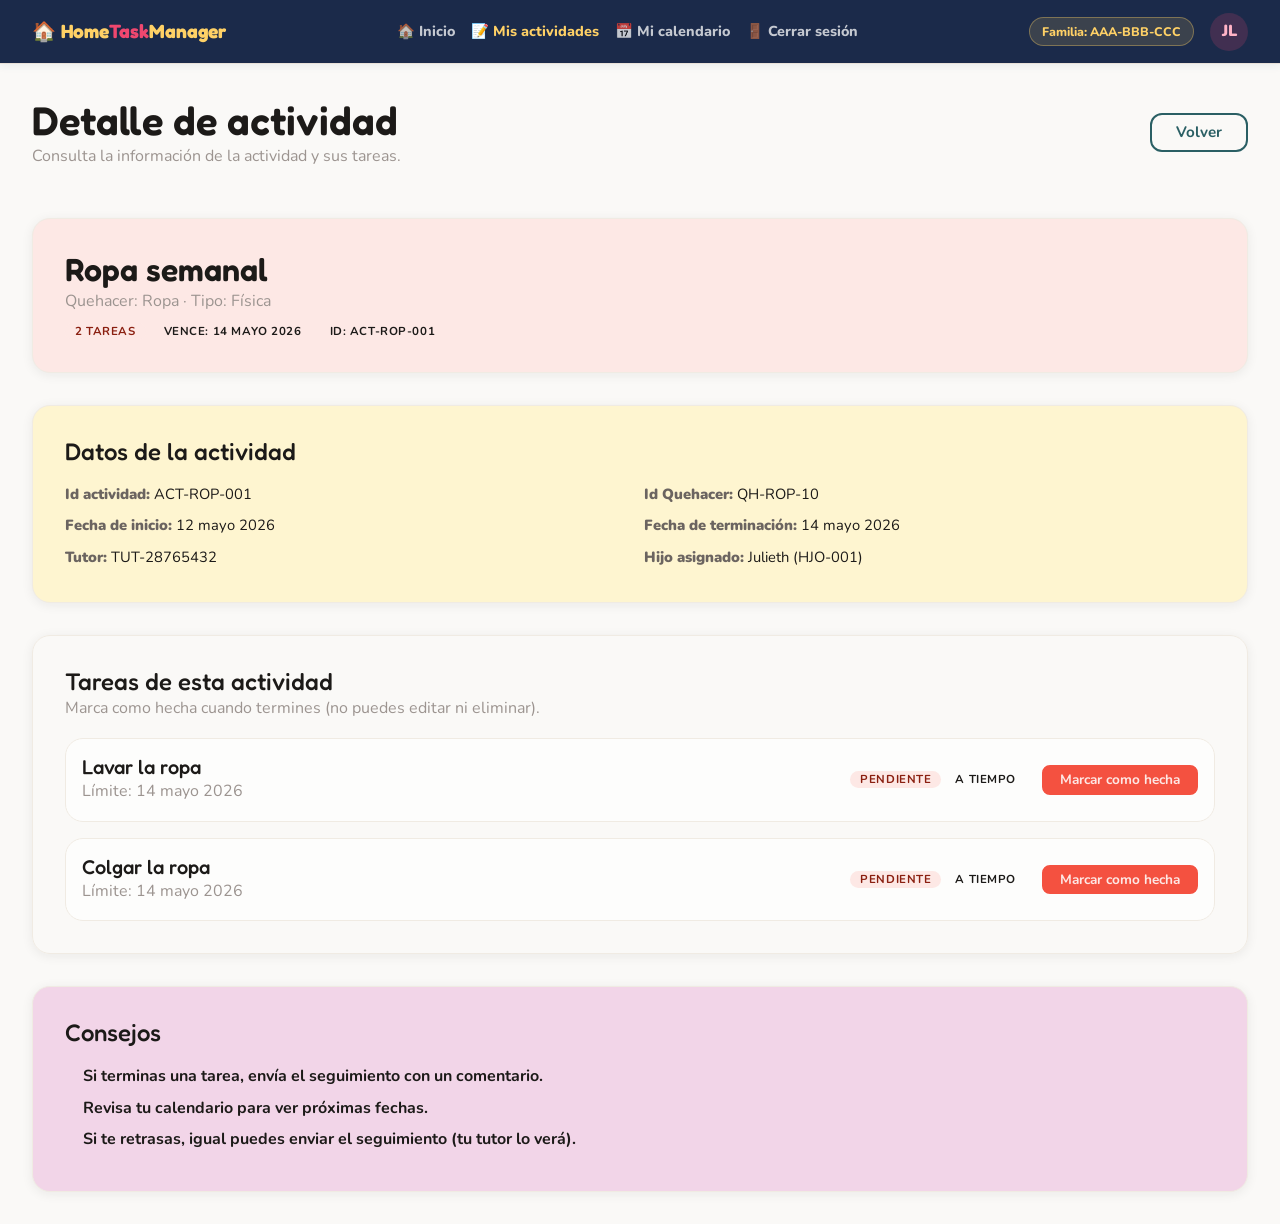
<file: FrontEndHomeTaskManager/public_html/hijo-actividad-detalle.html>
<!DOCTYPE html>
<html lang="es">
<head>
  <meta charset="UTF-8"/>
  <meta name="viewport" content="width=device-width, initial-scale=1.0"/>
  <title>HomeTaskManager — Detalle de actividad</title>

  <link rel="preconnect" href="https://fonts.googleapis.com"/>
  <link rel="preconnect" href="https://fonts.gstatic.com" crossorigin/>
  <link href="https://fonts.googleapis.com/css2?family=Fredoka:wght@400;500;600;700&family=Nunito:wght@400;500;600;700;800&display=swap" rel="stylesheet"/>

  <link rel="stylesheet" href="styles.css"/>
  <link rel="stylesheet" href="hijo-actividad-detalle.css"/>
</head>
<body>

  <div class="dashboard-shell">

    <!-- TOPBAR -->
    <header class="topbar hijo-topbar">
      <div class="topbar-brand">🏠 Home<span>Task</span>Manager</div>

      <nav class="topbar-menu">
        <a class="topbar-link" href="hijo-dashboard.html">🏠 Inicio</a>
        <a class="topbar-link active" href="hijo-actividades.html">📝 Mis actividades</a>
        <a class="topbar-link" href="hijo-calendario.html">📅 Mi calendario</a>
        <a class="topbar-link" href="login.html">🚪 Cerrar sesión</a>
      </nav>

      <div class="topbar-right">
        <div class="family-chip">Familia: AAA-BBB-CCC</div>
        <div class="topbar-avatar">JL</div>
      </div>
    </header>

    <main class="page-content">

      <section class="detail-header">
        <div>
          <h1>Detalle de actividad</h1>
          <p class="text-muted">Consulta la información de la actividad y sus tareas.</p>
        </div>
        <a href="hijo-actividades.html" class="btn btn-outline-slate">Volver</a>
      </section>

      <!-- RESUMEN ACTIVIDAD -->
      <section class="card activity-summary">
        <div>
          <h2>Ropa semanal</h2>
          <p class="text-muted">Quehacer: Ropa · Tipo: Física</p>
        </div>

        <div class="summary-badges">
          <span class="badge badge-pending">2 tareas</span>
          <span class="badge badge-warning">Vence: 14 mayo 2026</span>
          <span class="badge badge-info">Id: ACT-ROP-001</span>
        </div>
      </section>

      <!-- DETALLES -->
      <section class="card activity-details">
        <h3>Datos de la actividad</h3>
        <div class="details-grid">
          <div><span>Id actividad:</span> ACT-ROP-001</div>
          <div><span>Id Quehacer:</span> QH-ROP-10</div>
          <div><span>Fecha de inicio:</span> 12 mayo 2026</div>
          <div><span>Fecha de terminación:</span> 14 mayo 2026</div>
          <div><span>Tutor:</span> TUT-28765432</div>
          <div><span>Hijo asignado:</span> Julieth (HJO-001)</div>
        </div>
      </section>

      <!-- TAREAS -->
      <section class="card tasks-card">
        <div class="tasks-header">
          <div>
            <h3>Tareas de esta actividad</h3>
            <p class="text-muted">Marca como hecha cuando termines (no puedes editar ni eliminar).</p>
          </div>
        </div>

        <div class="task-list">
          <div class="task-row">
            <div class="task-main">
              <h4>Lavar la ropa</h4>
              <p class="text-muted">Límite: 14 mayo 2026</p>
            </div>
            <div class="task-badges">
              <span class="badge badge-pending">Pendiente</span>
              <span class="badge badge-warning">A tiempo</span>
            </div>
            <div class="task-actions">
              <a href="hijo-actividad-hecha.html" class="btn btn-sm btn-primary">Marcar como hecha</a>
            </div>
          </div>

          <div class="task-row">
            <div class="task-main">
              <h4>Colgar la ropa</h4>
              <p class="text-muted">Límite: 14 mayo 2026</p>
            </div>
            <div class="task-badges">
              <span class="badge badge-pending">Pendiente</span>
              <span class="badge badge-warning">A tiempo</span>
            </div>
            <div class="task-actions">
              <a href="hijo-actividad-hecha.html" class="btn btn-sm btn-primary">Marcar como hecha</a>
            </div>
          </div>
        </div>
      </section>

      <!-- INFO EXTRA -->
      <section class="card helper-card">
        <h3>Consejos</h3>
        <ul class="helper-list">
          <li>Si terminas una tarea, envía el seguimiento con un comentario.</li>
          <li>Revisa tu calendario para ver próximas fechas.</li>
          <li>Si te retrasas, igual puedes enviar el seguimiento (tu tutor lo verá).</li>
        </ul>
      </section>

    </main>
  </div>
</body>
</html>
</file>
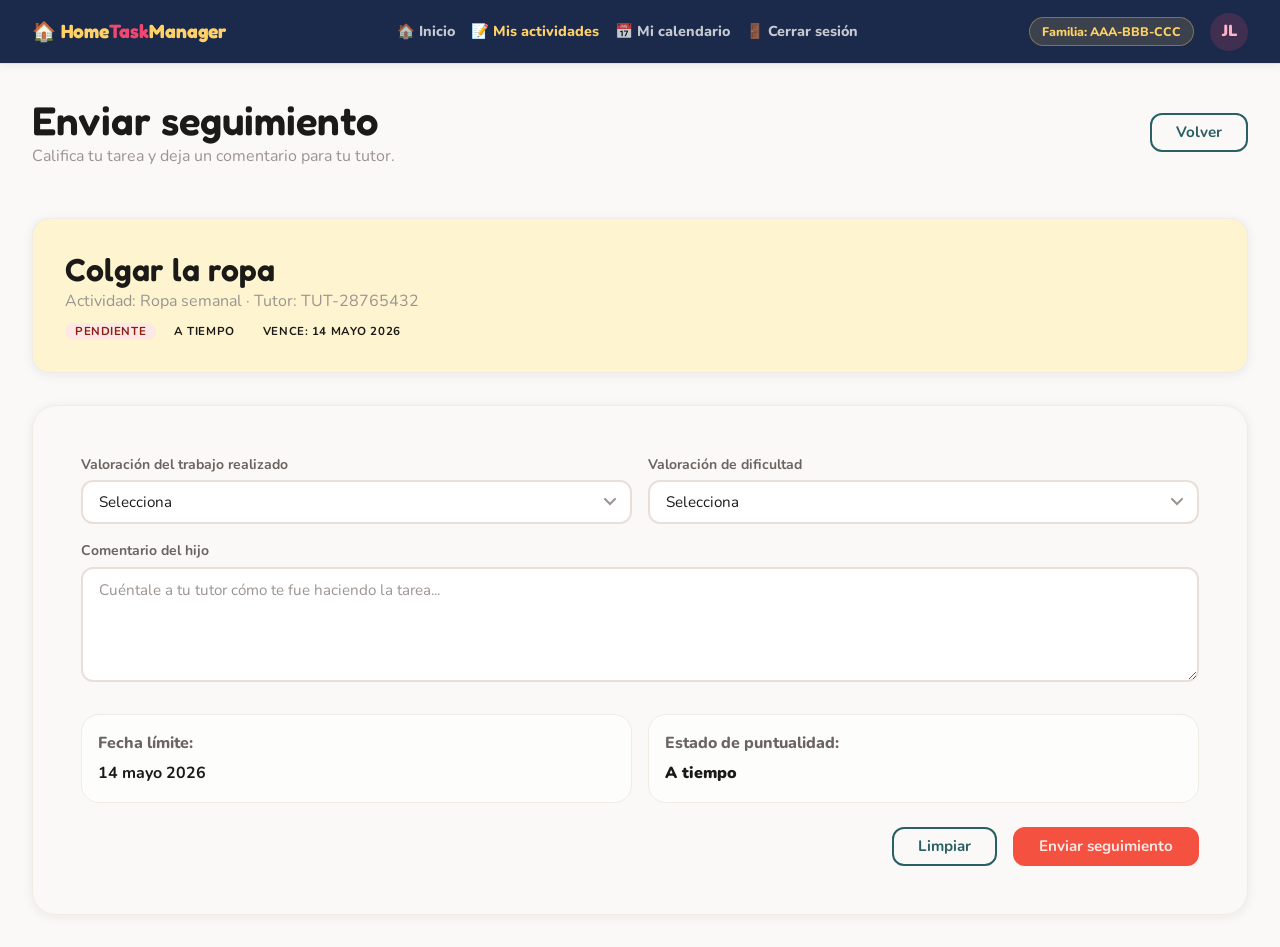
<file: FrontEndHomeTaskManager/public_html/hijo-actividad-hecha.html>
<!DOCTYPE html>
<html lang="es">
<head>
  <meta charset="UTF-8"/>
  <meta name="viewport" content="width=device-width, initial-scale=1.0"/>
  <title>HomeTaskManager — Enviar seguimiento</title>

  <link rel="preconnect" href="https://fonts.googleapis.com"/>
  <link rel="preconnect" href="https://fonts.gstatic.com" crossorigin/>
  <link href="https://fonts.googleapis.com/css2?family=Fredoka:wght@400;500;600;700&family=Nunito:wght@400;500;600;700;800&display=swap" rel="stylesheet"/>

  <link rel="stylesheet" href="styles.css"/>
  <link rel="stylesheet" href="hijo-actividad-hecha.css"/>
</head>
<body>

  <div class="dashboard-shell">

    <!-- TOPBAR -->
    <header class="topbar hijo-topbar">
      <div class="topbar-brand">🏠 Home<span>Task</span>Manager</div>

      <nav class="topbar-menu">
        <a class="topbar-link" href="hijo-dashboard.html">🏠 Inicio</a>
        <a class="topbar-link active" href="hijo-actividades.html">📝 Mis actividades</a>
        <a class="topbar-link" href="hijo-calendario.html">📅 Mi calendario</a>
        <a class="topbar-link" href="login.html">🚪 Cerrar sesión</a>
      </nav>

      <div class="topbar-right">
        <div class="family-chip">Familia: AAA-BBB-CCC</div>
        <div class="topbar-avatar">JL</div>
      </div>
    </header>

    <main class="page-content">

      <section class="done-header">
        <div>
          <h1>Enviar seguimiento</h1>
          <p class="text-muted">Califica tu tarea y deja un comentario para tu tutor.</p>
        </div>
        <a href="hijo-actividades.html" class="btn btn-outline-slate">Volver</a>
      </section>

      <!-- RESUMEN TAREA -->
      <section class="card task-summary-card">
        <div>
          <h2>Colgar la ropa</h2>
          <p class="text-muted">Actividad: Ropa semanal · Tutor: TUT-28765432</p>
        </div>

        <div class="summary-badges">
          <span class="badge badge-pending">Pendiente</span>
          <span class="badge badge-warning">A tiempo</span>
          <span class="badge badge-info">Vence: 14 mayo 2026</span>
        </div>
      </section>

      <!-- FORM SEGUIMIENTO -->
      <form class="card done-card" action="#enviado">
        <div class="grid-2">
          <div class="form-group">
            <label class="form-label" for="work-rate">Valoración del trabajo realizado</label>
            <select class="form-control" id="work-rate" required>
              <option value="" selected disabled>Selecciona</option>
              <option>Excelente</option>
              <option>Muy bien</option>
              <option>Bien</option>
              <option>Regular</option>
              <option>No me salió</option>
            </select>
          </div>

          <div class="form-group">
            <label class="form-label" for="diff-rate">Valoración de dificultad</label>
            <select class="form-control" id="diff-rate" required>
              <option value="" selected disabled>Selecciona</option>
              <option>Baja</option>
              <option>Media</option>
              <option>Alta</option>
            </select>
          </div>
        </div>

        <div class="form-group">
          <label class="form-label" for="child-comment">Comentario del hijo</label>
          <textarea class="form-control" id="child-comment" rows="4"
            placeholder="Cuéntale a tu tutor cómo te fue haciendo la tarea..." required></textarea>
        </div>

        <div class="grid-2">
          <div class="info-chip">
            <span>Fecha límite:</span>
            <strong>14 mayo 2026</strong>
          </div>
          <div class="info-chip">
            <span>Estado de puntualidad:</span>
            <strong class="on-time">A tiempo</strong>
          </div>
        </div>

        <div class="form-actions">
          <button class="btn btn-outline-slate" type="reset">Limpiar</button>
          <button class="btn btn-primary" type="submit">Enviar seguimiento</button>
        </div>

        <!-- MODAL CONFIRMACIÓN -->
        <div id="enviado" class="save-modal">
          <div class="save-box">
            <div class="save-icon">✅</div>
            <h3>Envío exitoso</h3>
            <p>Tu seguimiento fue enviado correctamente.</p>
            <a href="hijo-actividades.html" class="btn btn-primary btn-full">Volver a actividades</a>
          </div>
        </div>
      </form>

    </main>
  </div>
</body>
</html>
</file>
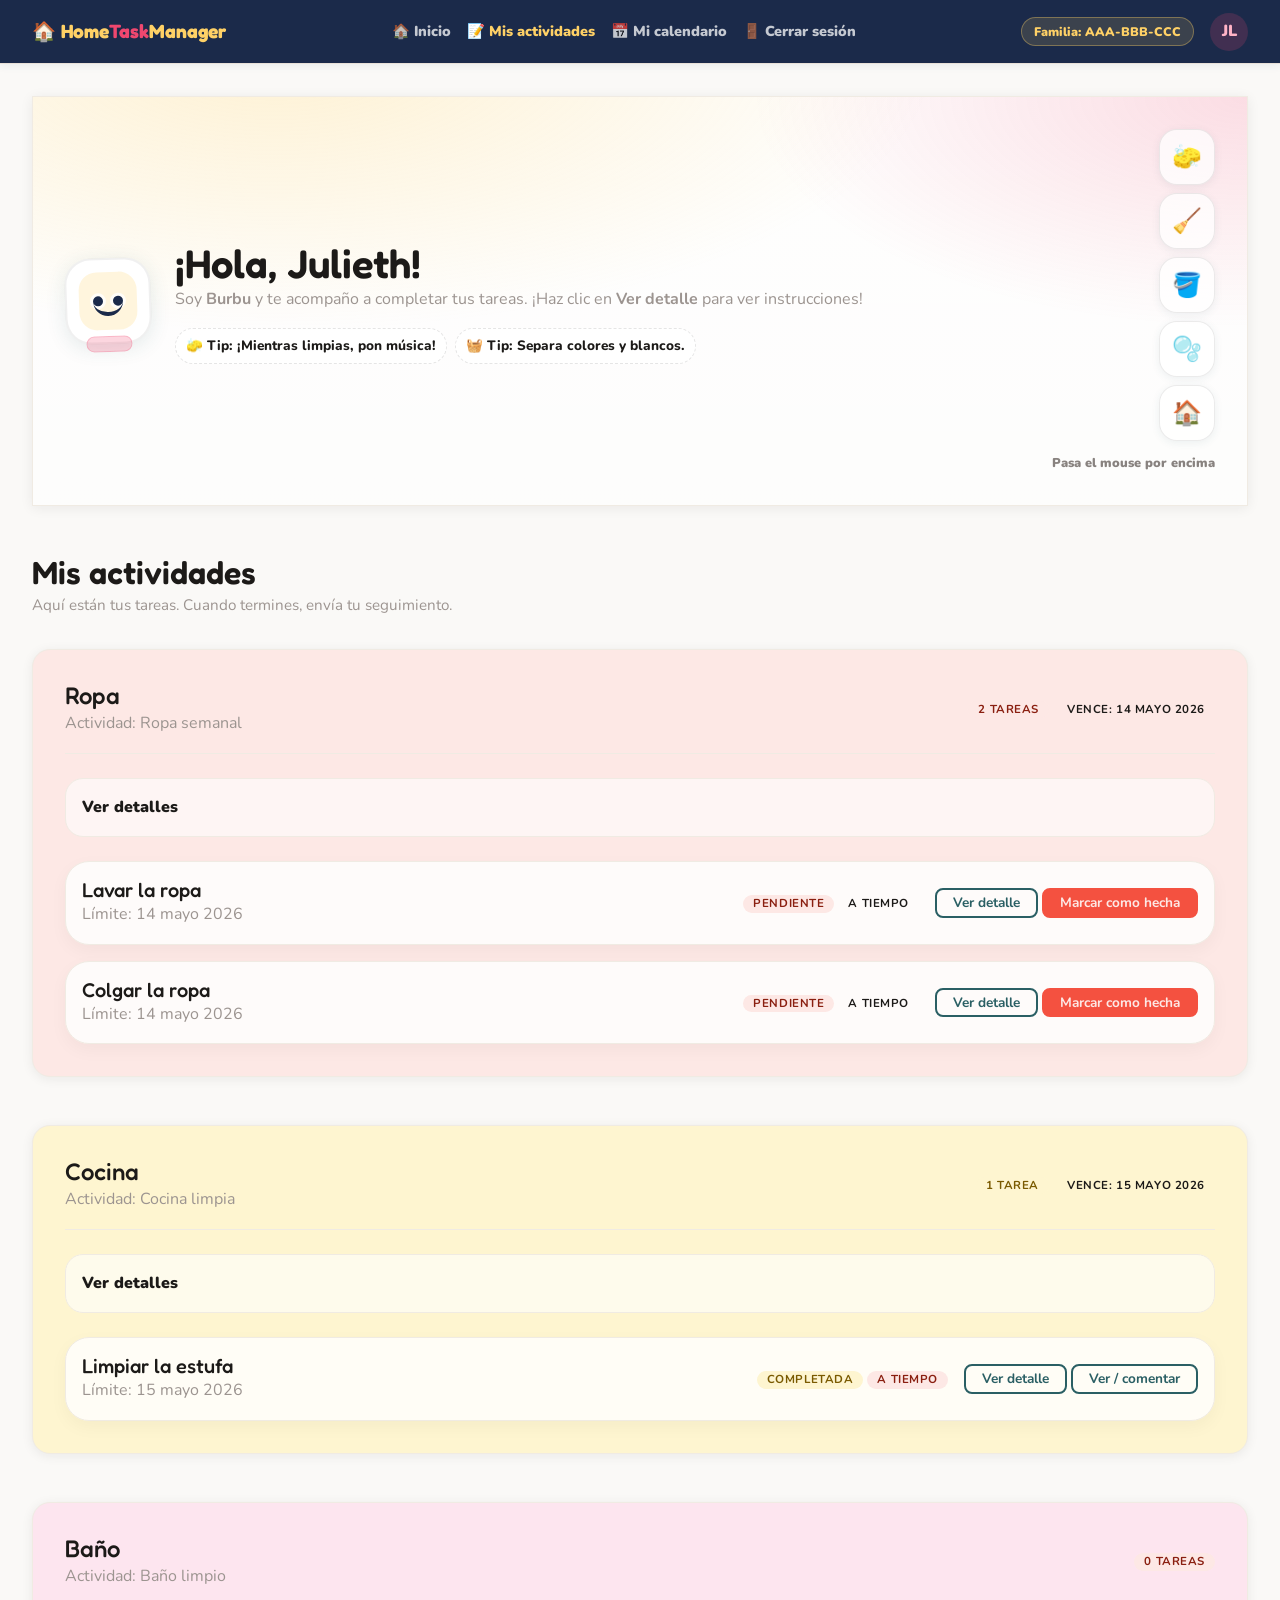
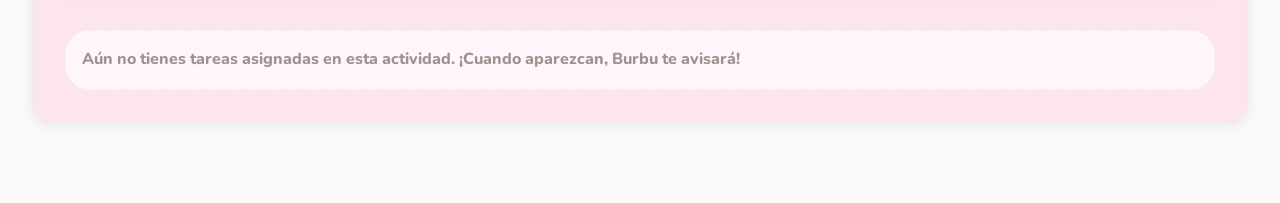
<file: FrontEndHomeTaskManager/public_html/hijo-actividades.html>
<!DOCTYPE html>
<html lang="es">
<head>
  <meta charset="UTF-8"/>
  <meta name="viewport" content="width=device-width, initial-scale=1.0"/>
  <title>HomeTaskManager — Actividades (Hijo)</title>

  <link rel="preconnect" href="https://fonts.googleapis.com"/>
  <link rel="preconnect" href="https://fonts.gstatic.com" crossorigin/>
  <link href="https://fonts.googleapis.com/css2?family=Fredoka:wght@400;500;600;700&family=Nunito:wght@400;500;600;700;800&display=swap" rel="stylesheet"/>

  <link rel="stylesheet" href="styles.css"/>
  <link rel="stylesheet" href="hijo-actividades.css"/>
</head>
<body>

  <div class="dashboard-shell">

    <!-- TOPBAR -->
    <header class="topbar hijo-topbar">
      <div class="topbar-brand">🏠 Home<span>Task</span>Manager</div>

      <nav class="topbar-menu">
        <a class="topbar-link" href="hijo-dashboard.html">🏠 Inicio</a>
        <a class="topbar-link active" href="hijo-actividades.html">📝 Mis actividades</a>
        <a class="topbar-link" href="hijo-calendario.html">📅 Mi calendario</a>
        <a class="topbar-link" href="login.html">🚪 Cerrar sesión</a>
      </nav>

      <div class="topbar-right">
        <div class="family-chip">Familia: AAA-BBB-CCC</div>
        <div class="topbar-avatar">JL</div>
      </div>
    </header>

    <main class="page-content">

      <!-- GUIA / PERSONAJE -->
      <section class="kid-hero card">
        <div class="kid-hero-left">
          <div class="mascot" aria-hidden="true">
            <div class="mascot-face">
              <span class="eye"></span>
              <span class="eye"></span>
              <span class="smile"></span>
            </div>
            <div class="mascot-body"></div>
          </div>

          <div>
            <h1>¡Hola, Julieth!</h1>
            <p class="text-muted">
              Soy <strong>Burbu</strong> y te acompaño a completar tus tareas. ¡Haz clic en <strong>Ver detalle</strong> para ver instrucciones!
            </p>

            <div class="mini-tips">
              <div class="tip">🧽 Tip: ¡Mientras limpias, pon música!</div>
              <div class="tip">🧺 Tip: Separa colores y blancos.</div>
            </div>
          </div>
        </div>

        <div class="kid-hero-right" aria-hidden="true">
          <button class="toy toy-sponge" type="button" title="Esponja">🧽</button>
          <button class="toy toy-broom" type="button" title="Escoba">🧹</button>
          <button class="toy toy-bucket" type="button" title="Balde">🪣</button>
          <button class="toy toy-soap" type="button" title="Jabón">🫧</button>
          <button class="toy toy-house" type="button" title="Casa">🏠</button>
          <div class="toy-note">Pasa el mouse por encima</div>
        </div>
      </section>

      <!-- HEADER -->
      <section class="page-header">
        <div>
          <h2>Mis actividades</h2>
          <p class="text-muted">Aquí están tus tareas. Cuando termines, envía tu seguimiento.</p>
        </div>
      </section>

      <!-- ACTIVIDAD: ROPA -->
      <section class="activity-card-group card activity-ropa">
        <div class="activity-header">
          <div>
            <h3>Ropa</h3>
            <p class="text-muted">Actividad: Ropa semanal</p>
          </div>
          <div class="activity-meta">
            <span class="badge badge-pending">2 tareas</span>
            <span class="badge badge-warning">Vence: 14 mayo 2026</span>
          </div>
        </div>

        <details class="activity-details">
          <summary>Ver detalles</summary>
          <div class="details-grid">
            <div><span>Id actividad:</span> ACT-ROP-001</div>
            <div><span>Tipo:</span> Física</div>
            <div><span>Tutor:</span> TUT-28765432</div>
            <div><span>Hijo:</span> Julieth (HJO-001)</div>
          </div>
        </details>

        <div class="task-list">

          <div class="task-card">
            <div class="task-info">
              <h4>Lavar la ropa</h4>
              <p class="text-muted">Límite: 14 mayo 2026</p>
            </div>

            <div class="task-badges">
              <span class="badge badge-pending">Pendiente</span>
              <span class="badge badge-warning">A tiempo</span>
            </div>

            <div class="task-actions">
              <a class="btn btn-sm btn-outline-slate" href="hijo-calendario-detalle-ropa-1.html">Ver detalle</a>
              <a class="btn btn-sm btn-primary" href="hijo-actividad-hecha.html">Marcar como hecha</a>
            </div>
          </div>

          <div class="task-card">
            <div class="task-info">
              <h4>Colgar la ropa</h4>
              <p class="text-muted">Límite: 14 mayo 2026</p>
            </div>

            <div class="task-badges">
              <span class="badge badge-pending">Pendiente</span>
              <span class="badge badge-warning">A tiempo</span>
            </div>

            <div class="task-actions">
              <a class="btn btn-sm btn-outline-slate" href="hijo-calendario-detalle-ropa-2.html">Ver detalle</a>
              <a class="btn btn-sm btn-primary" href="hijo-actividad-hecha.html">Marcar como hecha</a>
            </div>
          </div>

        </div>
      </section>

      <!-- ACTIVIDAD: COCINA -->
      <section class="activity-card-group card activity-cocina">
        <div class="activity-header">
          <div>
            <h3>Cocina</h3>
            <p class="text-muted">Actividad: Cocina limpia</p>
          </div>
          <div class="activity-meta">
            <span class="badge badge-done">1 tarea</span>
            <span class="badge badge-info">Vence: 15 mayo 2026</span>
          </div>
        </div>

        <details class="activity-details">
          <summary>Ver detalles</summary>
          <div class="details-grid">
            <div><span>Id actividad:</span> ACT-COC-002</div>
            <div><span>Tipo:</span> Supervisión</div>
            <div><span>Tutor:</span> TUT-28765432</div>
            <div><span>Hijo:</span> Julieth (HJO-001)</div>
          </div>
        </details>

        <div class="task-list">
          <div class="task-card">
            <div class="task-info">
              <h4>Limpiar la estufa</h4>
              <p class="text-muted">Límite: 15 mayo 2026</p>
            </div>

            <div class="task-badges">
              <span class="badge badge-done">Completada</span>
              <span class="badge badge-pending">A tiempo</span>
            </div>

            <div class="task-actions">
              <a class="btn btn-sm btn-outline-slate" href="hijo-calendario-detalle-cocina-1.html">Ver detalle</a>
              <a class="btn btn-sm btn-outline-slate" href="hijo-actividad-hecha.html">Ver / comentar</a>
            </div>
          </div>
        </div>
      </section>

      <!-- ACTIVIDAD: BAÑO -->
      <section class="activity-card-group card activity-bano">
        <div class="activity-header">
          <div>
            <h3>Baño</h3>
            <p class="text-muted">Actividad: Baño limpio</p>
          </div>
          <div class="activity-meta">
            <span class="badge badge-pending">0 tareas</span>
          </div>
        </div>

        <div class="task-empty">
          Aún no tienes tareas asignadas en esta actividad. ¡Cuando aparezcan, Burbu te avisará!
        </div>
      </section>

    </main>
  </div>
</body>
</html>
</file>
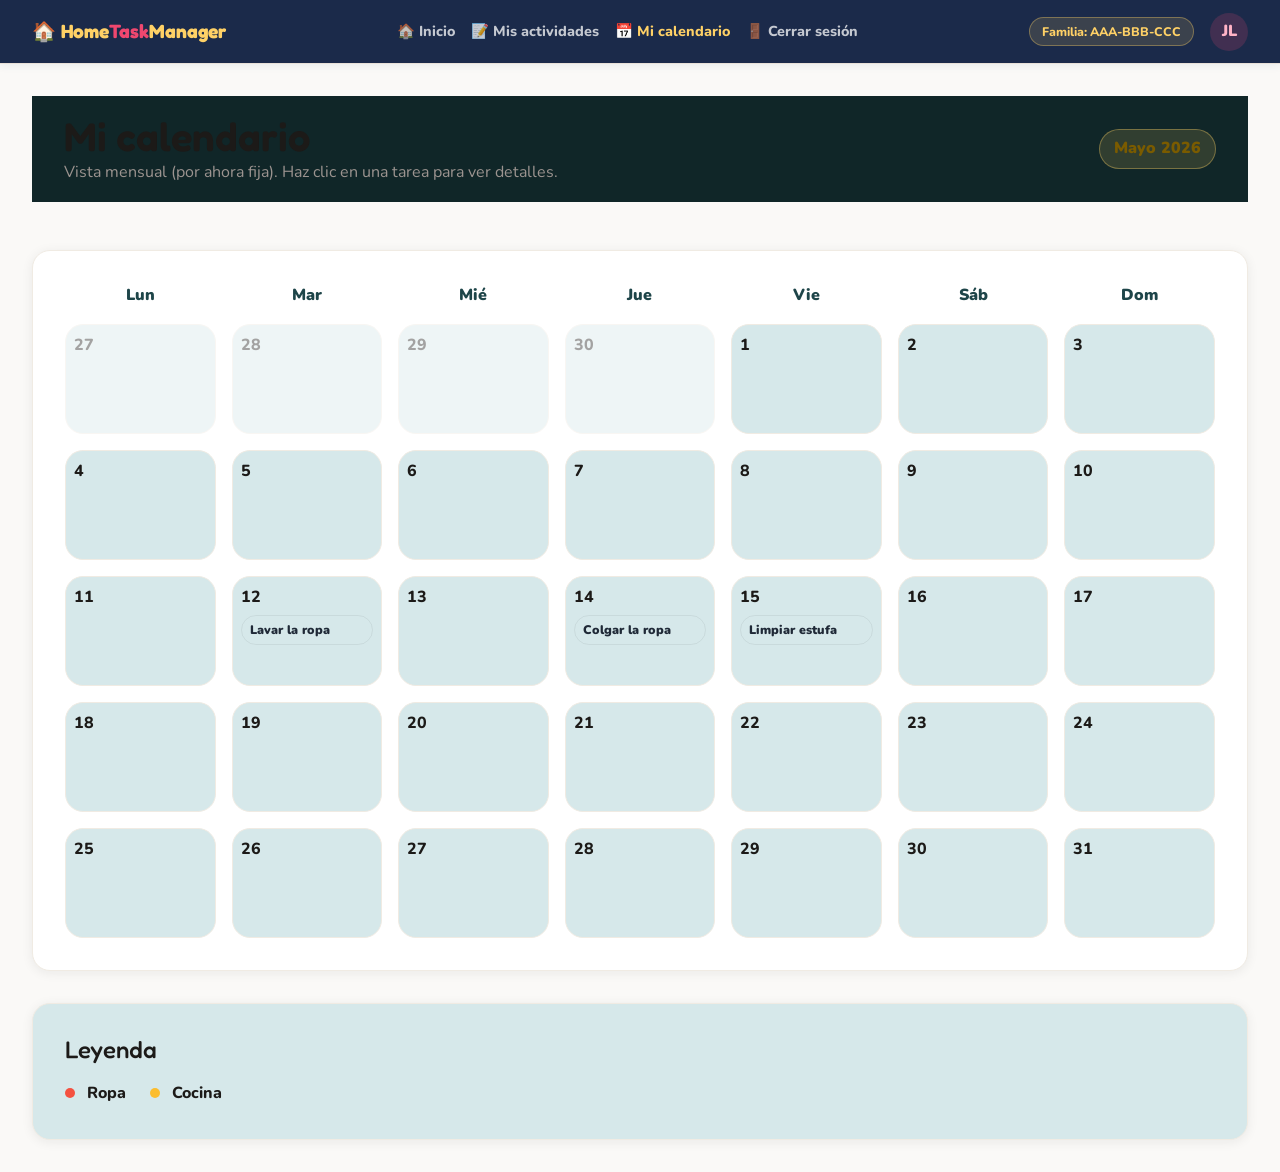
<file: FrontEndHomeTaskManager/public_html/hijo-calendario.html>
<!DOCTYPE html>
<html lang="es">
<head>
  <meta charset="UTF-8"/>
  <meta name="viewport" content="width=device-width, initial-scale=1.0"/>
  <title>HomeTaskManager — Mi calendario</title>

  <link rel="preconnect" href="https://fonts.googleapis.com"/>
  <link rel="preconnect" href="https://fonts.gstatic.com" crossorigin/>
  <link href="https://fonts.googleapis.com/css2?family=Fredoka:wght@400;500;600;700&family=Nunito:wght@400;500;600;700;800&display=swap" rel="stylesheet"/>

  <link rel="stylesheet" href="styles.css"/>
  <link rel="stylesheet" href="hijo-calendario.css"/>
</head>
<body>

  <div class="dashboard-shell">

    <!-- TOPBAR -->
    <header class="topbar hijo-topbar">
      <div class="topbar-brand">🏠 Home<span>Task</span>Manager</div>

      <nav class="topbar-menu">
        <a class="topbar-link" href="hijo-dashboard.html">🏠 Inicio</a>
        <a class="topbar-link" href="hijo-actividades.html">📝 Mis actividades</a>
        <a class="topbar-link active" href="hijo-calendario.html">📅 Mi calendario</a>
        <a class="topbar-link" href="login.html">🚪 Cerrar sesión</a>
      </nav>

      <div class="topbar-right">
        <div class="family-chip">Familia: AAA-BBB-CCC</div>
        <div class="topbar-avatar">JL</div>
      </div>
    </header>

    <main class="page-content">

      <section class="calendar-header">
        <div>
          <h1>Mi calendario</h1>
          <p class="text-muted">Vista mensual (por ahora fija). Haz clic en una tarea para ver detalles.</p>
        </div>

        <div class="month-controls">
          <span class="month-chip">Mayo 2026</span>
        </div>
      </section>

      <!-- CALENDARIO (UN SOLO MES FIJO, SIN LINKS A OTROS) -->
      <section class="calendar-grid card">
        <div class="day-head">Lun</div>
        <div class="day-head">Mar</div>
        <div class="day-head">Mié</div>
        <div class="day-head">Jue</div>
        <div class="day-head">Vie</div>
        <div class="day-head">Sáb</div>
        <div class="day-head">Dom</div>

        <div class="day muted"><span>27</span></div>
        <div class="day muted"><span>28</span></div>
        <div class="day muted"><span>29</span></div>
        <div class="day muted"><span>30</span></div>
        <div class="day"><span>1</span></div>
        <div class="day"><span>2</span></div>
        <div class="day"><span>3</span></div>

        <div class="day"><span>4</span></div>
        <div class="day"><span>5</span></div>
        <div class="day"><span>6</span></div>
        <div class="day"><span>7</span></div>
        <div class="day"><span>8</span></div>
        <div class="day"><span>9</span></div>
        <div class="day"><span>10</span></div>

        <div class="day"><span>11</span></div>

        <div class="day"><span>12</span>
          <a href="hijo-calendario-detalle-ropa-1.html" class="event event-ropa">Lavar la ropa</a>
        </div>

        <div class="day"><span>13</span></div>

        <div class="day"><span>14</span>
          <a href="hijo-calendario-detalle-ropa-2.html" class="event event-ropa">Colgar la ropa</a>
        </div>

        <div class="day"><span>15</span>
          <a href="hijo-calendario-detalle-cocina-1.html" class="event event-cocina">Limpiar estufa</a>
        </div>

        <div class="day"><span>16</span></div>
        <div class="day"><span>17</span></div>

        <div class="day"><span>18</span></div>
        <div class="day"><span>19</span></div>
        <div class="day"><span>20</span></div>
        <div class="day"><span>21</span></div>
        <div class="day"><span>22</span></div>
        <div class="day"><span>23</span></div>
        <div class="day"><span>24</span></div>

        <div class="day"><span>25</span></div>
        <div class="day"><span>26</span></div>
        <div class="day"><span>27</span></div>
        <div class="day"><span>28</span></div>
        <div class="day"><span>29</span></div>
        <div class="day"><span>30</span></div>
        <div class="day"><span>31</span></div>
      </section>

      <section class="card calendar-legend">
        <h3>Leyenda</h3>
        <div class="legend-grid">
          <div class="legend-item"><span class="dot dot-ropa"></span> Ropa</div>
          <div class="legend-item"><span class="dot dot-cocina"></span> Cocina</div>
        </div>
      </section>

    </main>
  </div>
</body>
</html>
</file>
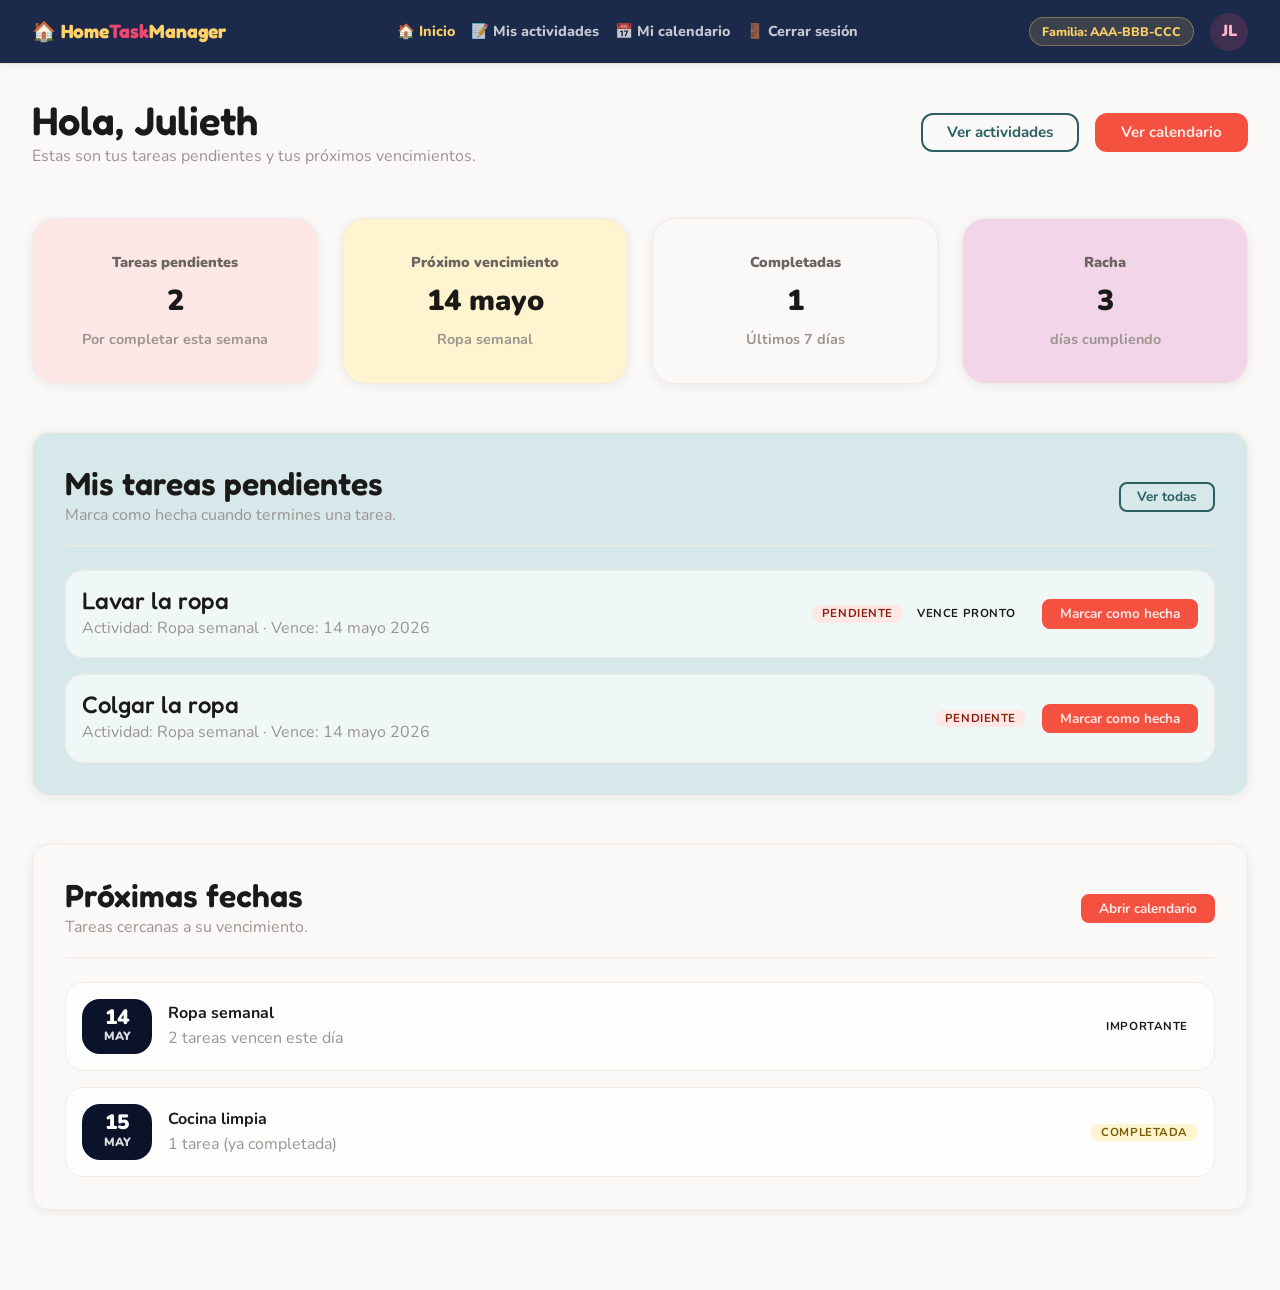
<file: FrontEndHomeTaskManager/public_html/hijo-dashboard.html>
<!DOCTYPE html>
<html lang="es">
<head>
  <meta charset="UTF-8"/>
  <meta name="viewport" content="width=device-width, initial-scale=1.0"/>
  <title>HomeTaskManager — Dashboard (Hijo)</title>

  <link rel="preconnect" href="https://fonts.googleapis.com"/>
  <link rel="preconnect" href="https://fonts.gstatic.com" crossorigin/>
  <link href="https://fonts.googleapis.com/css2?family=Fredoka:wght@400;500;600;700&family=Nunito:wght@400;500;600;700;800&display=swap" rel="stylesheet"/>

  <link rel="stylesheet" href="styles.css"/>
  <link rel="stylesheet" href="hijo-dashboard.css"/>
</head>
<body>

  <div class="dashboard-shell">

    <!-- TOPBAR (HIJO) -->
    <header class="topbar hijo-topbar">
      <div class="topbar-brand">🏠 Home<span>Task</span>Manager</div>

      <nav class="topbar-menu">
        <a class="topbar-link active" href="hijo-dashboard.html">🏠 Inicio</a>
        <a class="topbar-link" href="hijo-actividades.html">📝 Mis actividades</a>
        <a class="topbar-link" href="hijo-calendario.html">📅 Mi calendario</a>
        <a class="topbar-link" href="login.html">🚪 Cerrar sesión</a>
      </nav>

      <div class="topbar-right">
        <div class="family-chip">Familia: AAA-BBB-CCC</div>
        <div class="topbar-avatar">JL</div>
      </div>
    </header>

    <main class="page-content">

      <!-- HEADER -->
      <section class="dash-header">
        <div>
          <h1>Hola, Julieth</h1>
          <p class="text-muted">Estas son tus tareas pendientes y tus próximos vencimientos.</p>
        </div>

        <div class="quick-actions">
          <a class="btn btn-outline-slate" href="hijo-actividades.html">Ver actividades</a>
          <a class="btn btn-primary" href="hijo-calendario.html">Ver calendario</a>
        </div>
      </section>

      <!-- STATS -->
      <section class="stats-grid">
        <div class="card stat-card stat-pending">
          <div class="stat-title">Tareas pendientes</div>
          <div class="stat-value">2</div>
          <div class="stat-sub">Por completar esta semana</div>
        </div>

        <div class="card stat-card stat-due">
          <div class="stat-title">Próximo vencimiento</div>
          <div class="stat-value">14 mayo</div>
          <div class="stat-sub">Ropa semanal</div>
        </div>

        <div class="card stat-card stat-done">
          <div class="stat-title">Completadas</div>
          <div class="stat-value">1</div>
          <div class="stat-sub">Últimos 7 días</div>
        </div>

        <div class="card stat-card stat-streak">
          <div class="stat-title">Racha</div>
          <div class="stat-value">3</div>
          <div class="stat-sub">días cumpliendo</div>
        </div>
      </section>

      <!-- PENDIENTES -->
      <section class="card section-card pending-card">
        <div class="section-head">
          <div>
            <h2>Mis tareas pendientes</h2>
            <p class="text-muted">Marca como hecha cuando termines una tarea.</p>
          </div>
          <a class="btn btn-sm btn-outline-slate" href="hijo-actividades.html">Ver todas</a>
        </div>

        <div class="task-list">

          <div class="task-row">
            <div class="task-main">
              <h3>Lavar la ropa</h3>
              <p class="text-muted">Actividad: Ropa semanal · Vence: 14 mayo 2026</p>
            </div>
            <div class="task-meta">
              <span class="badge badge-pending">Pendiente</span>
              <span class="badge badge-warning">Vence pronto</span>
            </div>
            <div class="task-actions">
              <a class="btn btn-sm btn-primary" href="hijo-actividad-hecha.html">Marcar como hecha</a>
            </div>
          </div>

          <div class="task-row">
            <div class="task-main">
              <h3>Colgar la ropa</h3>
              <p class="text-muted">Actividad: Ropa semanal · Vence: 14 mayo 2026</p>
            </div>
            <div class="task-meta">
              <span class="badge badge-pending">Pendiente</span>
            </div>
            <div class="task-actions">
              <a class="btn btn-sm btn-primary" href="hijo-actividad-hecha.html">Marcar como hecha</a>
            </div>
          </div>

        </div>
      </section>

      <!-- PRÓXIMAS (CALENDARIO RESUMEN) -->
      <section class="card section-card upcoming-card">
        <div class="section-head">
          <div>
            <h2>Próximas fechas</h2>
            <p class="text-muted">Tareas cercanas a su vencimiento.</p>
          </div>
          <a class="btn btn-sm btn-primary" href="hijo-calendario.html">Abrir calendario</a>
        </div>

        <div class="upcoming-list">
          <div class="up-item up-ropa">
            <div class="up-date">
              <div class="d">14</div>
              <div class="m">MAY</div>
            </div>
            <div class="up-info">
              <strong>Ropa semanal</strong>
              <p class="text-muted">2 tareas vencen este día</p>
            </div>
            <div class="up-badges">
              <span class="badge badge-warning">Importante</span>
            </div>
          </div>

          <div class="up-item up-cocina">
            <div class="up-date">
              <div class="d">15</div>
              <div class="m">MAY</div>
            </div>
            <div class="up-info">
              <strong>Cocina limpia</strong>
              <p class="text-muted">1 tarea (ya completada)</p>
            </div>
            <div class="up-badges">
              <span class="badge badge-done">Completada</span>
            </div>
          </div>
        </div>
      </section>

    </main>
  </div>
</body>
</html>
</file>
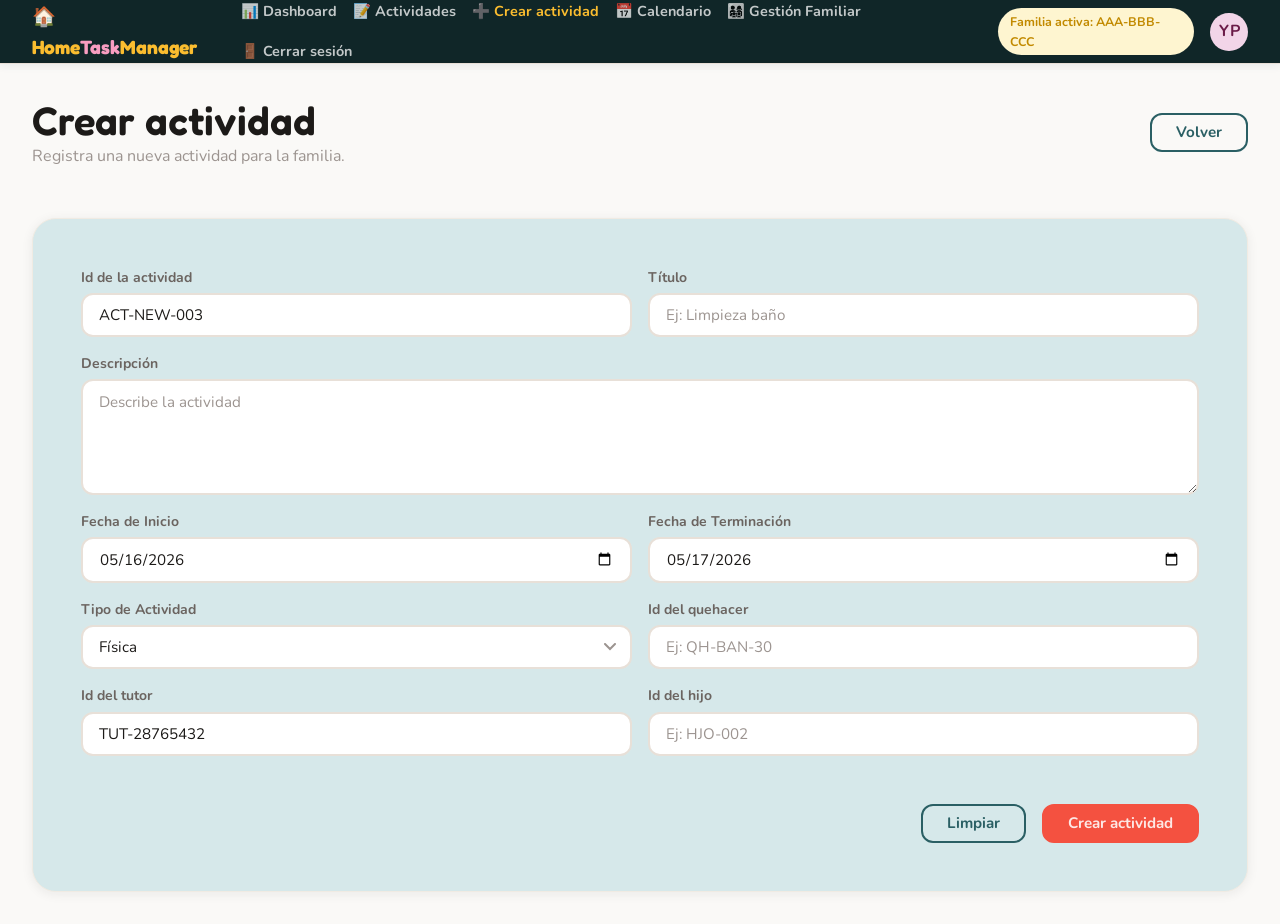
<file: FrontEndHomeTaskManager/public_html/tutor-actividad-crear.html>
<!DOCTYPE html>
<html lang="es">
<head>
  <meta charset="UTF-8"/>
  <meta name="viewport" content="width=device-width, initial-scale=1.0"/>
  <title>HomeTaskManager — Crear actividad</title>

  <link rel="preconnect" href="https://fonts.googleapis.com"/>
  <link rel="preconnect" href="https://fonts.gstatic.com" crossorigin/>
  <link href="https://fonts.googleapis.com/css2?family=Fredoka:wght@400;500;600;700&family=Nunito:wght@400;500;600;700;800&display=swap" rel="stylesheet"/>
  <link rel="stylesheet" href="https://cdnjs.cloudflare.com/ajax/libs/animate.css/4.1.1/animate.min.css"/>

  <link rel="stylesheet" href="styles.css"/>
  <link rel="stylesheet" href="tutor-actividad-crear.css"/>
</head>
<body>

  <div class="dashboard-shell">

    <!-- TOPBAR -->
    <header class="topbar tutor-topbar">
      <div class="topbar-brand">🏠 Home<span>Task</span>Manager</div>

      <nav class="topbar-menu">
        <a class="topbar-link" href="tutor-dashboard.html">📊 Dashboard</a>
        <a class="topbar-link" href="tutor-actividades.html">📝 Actividades</a>
        <a class="topbar-link active" href="tutor-actividad-crear.html">➕ Crear actividad</a>
        <a class="topbar-link" href="tutor-calendario.html">📅 Calendario</a>
        <a class="topbar-link" href="tutor-familia.html">👨‍👩‍👧‍👦 Gestión Familiar</a>
        <a class="topbar-link" href="login.html">🚪 Cerrar sesión</a>
      </nav>

      <div class="topbar-right">
        <div class="family-chip">Familia activa: AAA-BBB-CCC</div>
        <div class="topbar-avatar">YP</div>
      </div>
    </header>

    <main class="page-content">
      <section class="create-header">
        <div>
          <h1>Crear actividad</h1>
          <p class="text-muted">Registra una nueva actividad para la familia.</p>
        </div>
        <a href="tutor-actividades.html" class="btn btn-outline-slate">Volver</a>
      </section>

      <form class="create-card card" action="#creado">
        <div class="grid-2">
          <div class="form-group">
            <label class="form-label" for="act-id">Id de la actividad</label>
            <input class="form-control" id="act-id" type="text" value="ACT-NEW-003" disabled/>
          </div>
          <div class="form-group">
            <label class="form-label" for="act-title">Título</label>
            <input class="form-control" id="act-title" type="text" placeholder="Ej: Limpieza baño" required/>
          </div>
        </div>

        <div class="form-group">
          <label class="form-label" for="act-desc">Descripción</label>
          <textarea class="form-control" id="act-desc" rows="4" placeholder="Describe la actividad"></textarea>
        </div>

        <div class="grid-2">
          <div class="form-group">
            <label class="form-label" for="start-date">Fecha de Inicio</label>
            <input class="form-control" id="start-date" type="date" value="2026-05-16"/>
          </div>
          <div class="form-group">
            <label class="form-label" for="end-date">Fecha de Terminación</label>
            <input class="form-control" id="end-date" type="date" value="2026-05-17"/>
          </div>
        </div>

        <div class="grid-2">
          <div class="form-group">
            <label class="form-label" for="act-type">Tipo de Actividad</label>
            <select class="form-control" id="act-type">
              <option>Física</option>
              <option>Acompañamiento</option>
              <option>Supervisión</option>
              <option>Creativa</option>
            </select>
          </div>
          <div class="form-group">
            <label class="form-label" for="house-id">Id del quehacer</label>
            <input class="form-control" id="house-id" type="text" placeholder="Ej: QH-BAN-30"/>
          </div>
        </div>

        <div class="grid-2">
          <div class="form-group">
            <label class="form-label" for="tutor-id">Id del tutor</label>
            <input class="form-control" id="tutor-id" type="text" value="TUT-28765432" disabled/>
          </div>
          <div class="form-group">
            <label class="form-label" for="child-id">Id del hijo</label>
            <input class="form-control" id="child-id" type="text" placeholder="Ej: HJO-002"/>
          </div>
        </div>

        <div class="form-actions">
          <button class="btn btn-outline-slate" type="reset">Limpiar</button>
          <button class="btn btn-primary" type="submit">Crear actividad</button>
        </div>

        <!-- MENSAJE CREADO -->
        <div id="creado" class="save-modal">
          <div class="save-box">
            <div class="save-icon">✅</div>
            <h3>Actividad creada</h3>
            <p>La actividad fue registrada correctamente.</p>
            <a href="tutor-actividades.html" class="btn btn-primary btn-full">Ver actividades</a>
          </div>
        </div>
      </form>
    </main>
  </div>
</body>
</html>
</file>
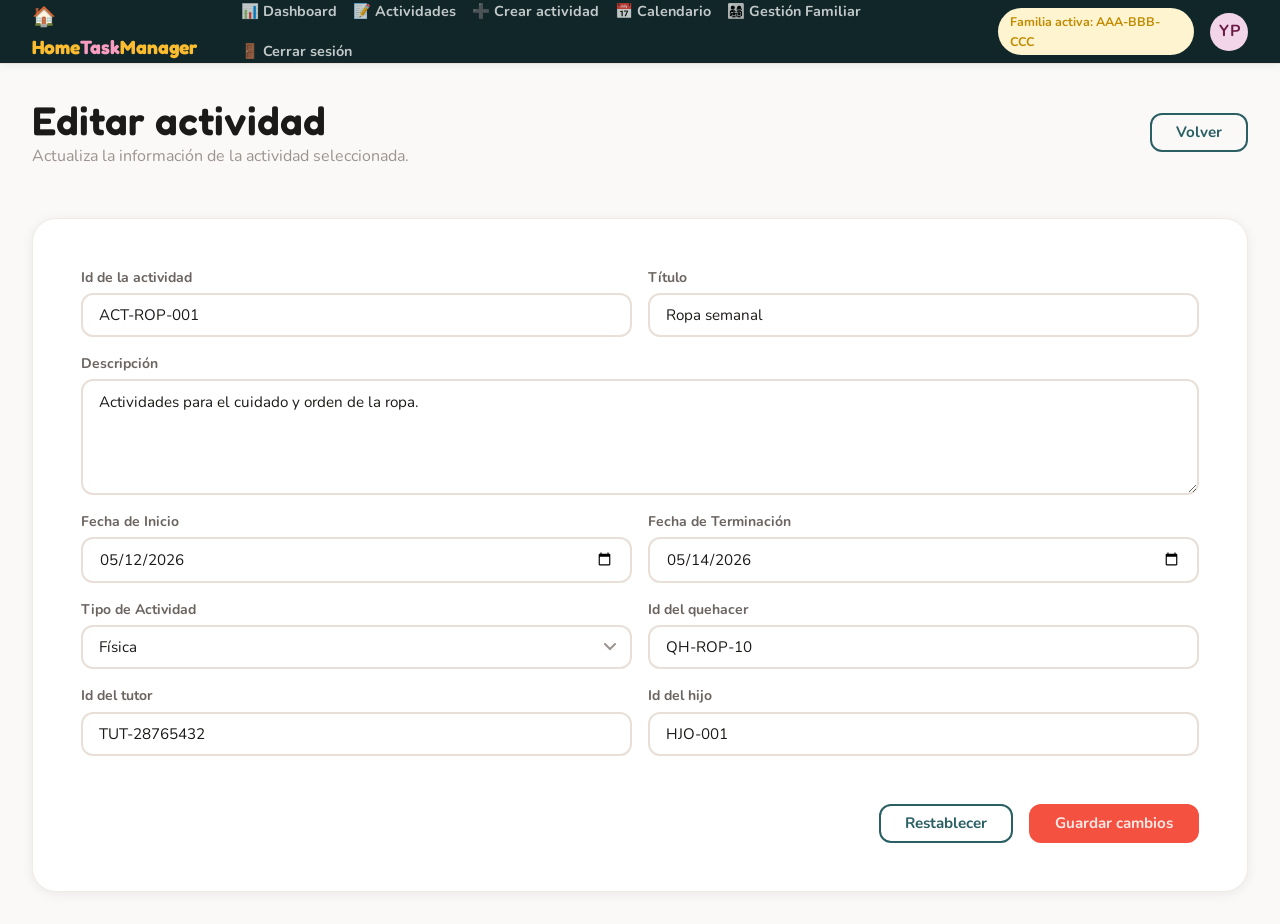
<file: FrontEndHomeTaskManager/public_html/tutor-actividad-editar.html>
<!DOCTYPE html>
<html lang="es">
<head>
  <meta charset="UTF-8"/>
  <meta name="viewport" content="width=device-width, initial-scale=1.0"/>
  <title>HomeTaskManager — Editar actividad</title>

  <link rel="preconnect" href="https://fonts.googleapis.com"/>
  <link rel="preconnect" href="https://fonts.gstatic.com" crossorigin/>
  <link href="https://fonts.googleapis.com/css2?family=Fredoka:wght@400;500;600;700&family=Nunito:wght@400;500;600;700;800&display=swap" rel="stylesheet"/>
  <link rel="stylesheet" href="https://cdnjs.cloudflare.com/ajax/libs/animate.css/4.1.1/animate.min.css"/>

  <link rel="stylesheet" href="styles.css"/>
  <link rel="stylesheet" href="tutor-actividad-editar.css"/>
</head>
<body>

  <div class="dashboard-shell">

    <!-- TOPBAR -->
    <header class="topbar tutor-topbar">
      <div class="topbar-brand">🏠 Home<span>Task</span>Manager</div>

      <nav class="topbar-menu">
        <a class="topbar-link" href="tutor-dashboard.html">📊 Dashboard</a>
        <a class="topbar-link" href="tutor-actividades.html">📝 Actividades</a>
        <a class="topbar-link" href="tutor-actividad-crear.html">➕ Crear actividad</a>
        <a class="topbar-link" href="tutor-calendario.html">📅 Calendario</a>
        <a class="topbar-link" href="tutor-familia.html">👨‍👩‍👧‍👦 Gestión Familiar</a>
        <a class="topbar-link" href="login.html">🚪 Cerrar sesión</a>
      </nav>

      <div class="topbar-right">
        <div class="family-chip">Familia activa: AAA-BBB-CCC</div>
        <div class="topbar-avatar">YP</div>
      </div>
    </header>

    <main class="page-content">
      <section class="edit-header">
        <div>
          <h1>Editar actividad</h1>
          <p class="text-muted">Actualiza la información de la actividad seleccionada.</p>
        </div>
        <a href="tutor-actividades.html" class="btn btn-outline-slate">Volver</a>
      </section>

      <form class="edit-card card" action="#guardado">
        <div class="grid-2">
          <div class="form-group">
            <label class="form-label" for="act-id">Id de la actividad</label>
            <input class="form-control" id="act-id" type="text" value="ACT-ROP-001" disabled/>
          </div>
          <div class="form-group">
            <label class="form-label" for="act-title">Título</label>
            <input class="form-control" id="act-title" type="text" value="Ropa semanal" required/>
          </div>
        </div>

        <div class="form-group">
          <label class="form-label" for="act-desc">Descripción</label>
          <textarea class="form-control" id="act-desc" rows="4">Actividades para el cuidado y orden de la ropa.</textarea>
        </div>

        <div class="grid-2">
          <div class="form-group">
            <label class="form-label" for="start-date">Fecha de Inicio</label>
            <input class="form-control" id="start-date" type="date" value="2026-05-12"/>
          </div>
          <div class="form-group">
            <label class="form-label" for="end-date">Fecha de Terminación</label>
            <input class="form-control" id="end-date" type="date" value="2026-05-14"/>
          </div>
        </div>

        <div class="grid-2">
          <div class="form-group">
            <label class="form-label" for="act-type">Tipo de Actividad</label>
            <select class="form-control" id="act-type">
              <option>Física</option>
              <option>Acompañamiento</option>
              <option>Supervisión</option>
              <option>Creativa</option>
            </select>
          </div>
          <div class="form-group">
            <label class="form-label" for="house-id">Id del quehacer</label>
            <input class="form-control" id="house-id" type="text" value="QH-ROP-10"/>
          </div>
        </div>

        <div class="grid-2">
          <div class="form-group">
            <label class="form-label" for="tutor-id">Id del tutor</label>
            <input class="form-control" id="tutor-id" type="text" value="TUT-28765432" disabled/>
          </div>
          <div class="form-group">
            <label class="form-label" for="child-id">Id del hijo</label>
            <input class="form-control" id="child-id" type="text" value="HJO-001"/>
          </div>
        </div>

        <div class="form-actions">
          <button class="btn btn-outline-slate" type="reset">Restablecer</button>
          <button class="btn btn-primary" type="submit">Guardar cambios</button>
        </div>

        <!-- MENSAJE GUARDADO -->
        <div id="guardado" class="save-modal">
          <div class="save-box">
            <div class="save-icon">✅</div>
            <h3>Guardado exitoso</h3>
            <p>Los cambios de la actividad fueron actualizados correctamente.</p>
            <a href="tutor-actividades.html" class="btn btn-primary btn-full">Volver a actividades</a>
          </div>
        </div>
      </form>
    </main>
  </div>
</body>
</html>
</file>
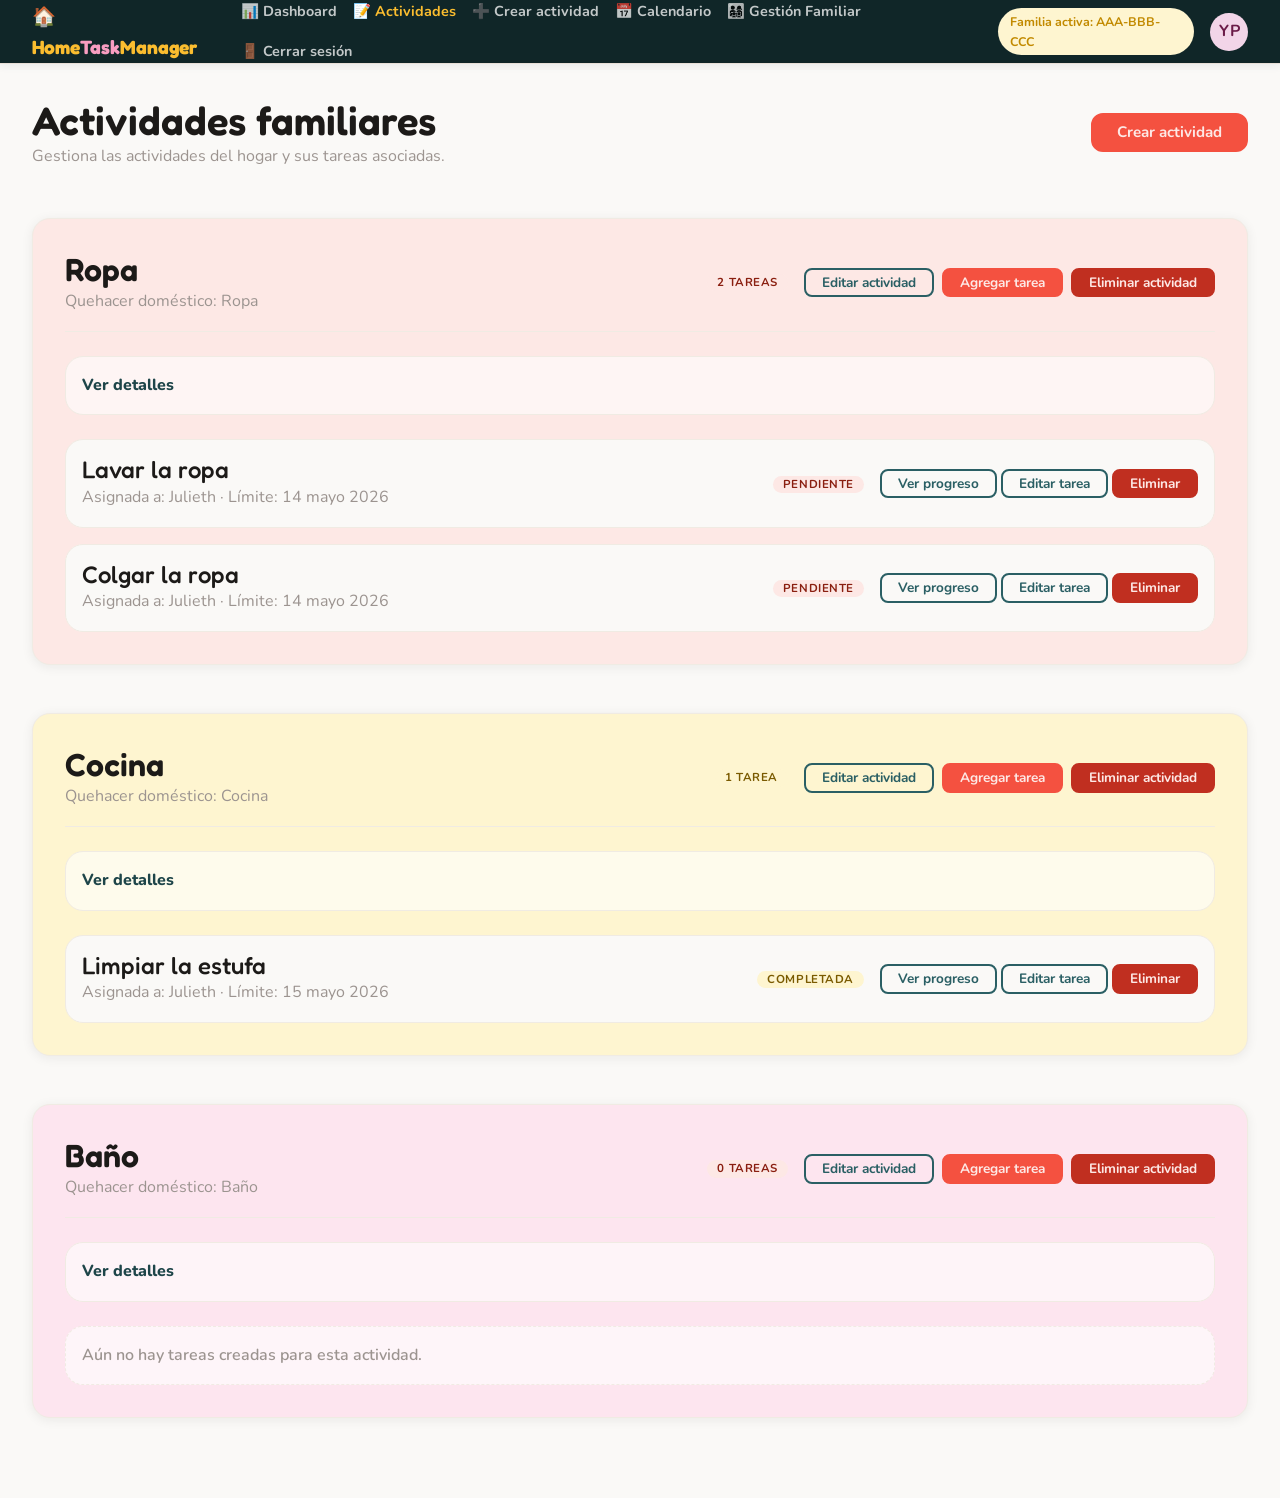
<file: FrontEndHomeTaskManager/public_html/tutor-actividades.html>
<!DOCTYPE html>
<html lang="es">
<head>
  <meta charset="UTF-8"/>
  <meta name="viewport" content="width=device-width, initial-scale=1.0"/>
  <title>HomeTaskManager — Actividades (Tutor)</title>

  <link rel="preconnect" href="https://fonts.googleapis.com"/>
  <link rel="preconnect" href="https://fonts.gstatic.com" crossorigin/>
  <link href="https://fonts.googleapis.com/css2?family=Fredoka:wght@400;500;600;700&family=Nunito:wght@400;500;600;700;800&display=swap" rel="stylesheet"/>
  <link rel="stylesheet" href="https://cdnjs.cloudflare.com/ajax/libs/animate.css/4.1.1/animate.min.css"/>

  <link rel="stylesheet" href="styles.css"/>
  <link rel="stylesheet" href="tutor-actividades.css"/>
</head>
<body>

  <div class="dashboard-shell">

    <!-- TOPBAR -->
    <header class="topbar tutor-topbar">
      <div class="topbar-brand">🏠 Home<span>Task</span>Manager</div>

      <nav class="topbar-menu">
        <a class="topbar-link" href="tutor-dashboard.html">📊 Dashboard</a>
        <a class="topbar-link active" href="tutor-actividades.html">📝 Actividades</a>
        <a class="topbar-link" href="tutor-actividad-crear.html">➕ Crear actividad</a>
        <a class="topbar-link" href="tutor-calendario.html">📅 Calendario</a>
        <a class="topbar-link" href="tutor-familia.html">👨‍👩‍👧‍👦 Gestión Familiar</a>
        <a class="topbar-link" href="login.html">🚪 Cerrar sesión</a>
      </nav>

      <div class="topbar-right">
        <div class="family-chip">Familia activa: AAA-BBB-CCC</div>
        <div class="topbar-avatar">YP</div>
      </div>
    </header>

    <main class="page-content">

      <section class="page-header-activities">
        <div>
          <h1>Actividades familiares</h1>
          <p class="text-muted">Gestiona las actividades del hogar y sus tareas asociadas.</p>
        </div>
        <a href="tutor-actividad-crear.html" class="btn btn-primary">Crear actividad</a>
      </section>

      <!-- ACTIVIDAD: ROPA -->
      <section class="activity-card-group card activity-ropa">
        <input type="checkbox" id="remove-act-ropa" class="activity-remove-toggle">

        <div class="activity-header">
          <div>
            <h2>Ropa</h2>
            <p class="text-muted">Quehacer doméstico: Ropa</p>
          </div>
          <div class="activity-meta">
            <span class="badge badge-pending">2 tareas</span>
            <div class="activity-actions">
              <a href="tutor-actividad-editar.html" class="btn btn-sm btn-outline-slate">Editar actividad</a>
              <a href="tutor-tarea-agregar.html" class="btn btn-sm btn-primary">Agregar tarea</a>
              <label for="remove-act-ropa" class="btn btn-sm btn-danger">Eliminar actividad</label>
            </div>
          </div>
        </div>

        <details class="activity-details">
          <summary>Ver detalles</summary>
          <div class="details-grid">
            <div><span>Id actividad:</span> ACT-ROP-001</div>
            <div><span>Título:</span> Ropa semanal</div>
            <div><span>Descripción:</span> Actividades para el cuidado y orden de la ropa.</div>
            <div><span>Fecha de Inicio:</span> 12 mayo 2026</div>
            <div><span>Fecha de Terminación:</span> 14 mayo 2026</div>
            <div><span>Tipo de Actividad:</span> Física</div>
            <div><span>Id Quehacer:</span> QH-ROP-10</div>
            <div><span>Id Tutor:</span> TUT-28765432</div>
            <div><span>Id Hijo:</span> HJO-001</div>
          </div>
        </details>

        <div class="task-list">
          <div class="task-item">
            <input type="checkbox" id="remove-task-ropa-1" class="task-remove-toggle">
            <input type="checkbox" id="modal-task-ropa-1" class="task-modal-toggle">

            <div class="task-card">
              <div class="task-info">
                <h3>Lavar la ropa</h3>
                <p class="text-muted">Asignada a: Julieth · Límite: 14 mayo 2026</p>
              </div>
              <div class="task-badges">
                <span class="badge badge-pending">Pendiente</span>
              </div>
              <div class="task-actions">
                <a href="tutor-tarea-progreso-ropa-1.html" class="btn btn-sm btn-outline-slate">Ver progreso</a>
                <a href="tutor-tarea-editar.html" class="btn btn-sm btn-outline-slate">Editar tarea</a>
                <label for="modal-task-ropa-1" class="btn btn-sm btn-danger">Eliminar</label>
              </div>
            </div>

            <div class="delete-modal">
              <div class="delete-dialog">
                <h4>¿Eliminar tarea?</h4>
                <p>Esto quitará <strong>Lavar la ropa</strong> de la actividad <strong>Ropa</strong>.</p>
                <div class="delete-actions">
                  <label for="modal-task-ropa-1" class="btn btn-sm btn-outline-slate">Cancelar</label>
                  <label for="remove-task-ropa-1" class="btn btn-sm btn-danger">Sí, eliminar</label>
                </div>
              </div>
            </div>
          </div>

          <div class="task-item">
            <input type="checkbox" id="remove-task-ropa-2" class="task-remove-toggle">
            <input type="checkbox" id="modal-task-ropa-2" class="task-modal-toggle">

            <div class="task-card">
              <div class="task-info">
                <h3>Colgar la ropa</h3>
                <p class="text-muted">Asignada a: Julieth · Límite: 14 mayo 2026</p>
              </div>
              <div class="task-badges">
                <span class="badge badge-pending">Pendiente</span>
              </div>
              <div class="task-actions">
                <a href="tutor-tarea-progreso-ropa-2.html" class="btn btn-sm btn-outline-slate">Ver progreso</a>
                <a href="tutor-tarea-editar.html" class="btn btn-sm btn-outline-slate">Editar tarea</a>
                <label for="modal-task-ropa-2" class="btn btn-sm btn-danger">Eliminar</label>
              </div>
            </div>

            <div class="delete-modal">
              <div class="delete-dialog">
                <h4>¿Eliminar tarea?</h4>
                <p>Esto quitará <strong>Colgar la ropa</strong> de la actividad <strong>Ropa</strong>.</p>
                <div class="delete-actions">
                  <label for="modal-task-ropa-2" class="btn btn-sm btn-outline-slate">Cancelar</label>
                  <label for="remove-task-ropa-2" class="btn btn-sm btn-danger">Sí, eliminar</label>
                </div>
              </div>
            </div>
          </div>
        </div>
      </section>

      <!-- ACTIVIDAD: COCINA -->
      <section class="activity-card-group card activity-cocina">
        <input type="checkbox" id="remove-act-cocina" class="activity-remove-toggle">

        <div class="activity-header">
          <div>
            <h2>Cocina</h2>
            <p class="text-muted">Quehacer doméstico: Cocina</p>
          </div>
          <div class="activity-meta">
            <span class="badge badge-done">1 tarea</span>
            <div class="activity-actions">
              <a href="tutor-actividad-editar.html" class="btn btn-sm btn-outline-slate">Editar actividad</a>
              <a href="tutor-tarea-agregar.html" class="btn btn-sm btn-primary">Agregar tarea</a>
              <label for="remove-act-cocina" class="btn btn-sm btn-danger">Eliminar actividad</label>
            </div>
          </div>
        </div>

        <details class="activity-details">
          <summary>Ver detalles</summary>
          <div class="details-grid">
            <div><span>Id actividad:</span> ACT-COC-002</div>
            <div><span>Título:</span> Cocina limpia</div>
            <div><span>Descripción:</span> Actividades de limpieza y cuidado de cocina.</div>
            <div><span>Fecha de Inicio:</span> 13 mayo 2026</div>
            <div><span>Fecha de Terminación:</span> 15 mayo 2026</div>
            <div><span>Tipo de Actividad:</span> Supervisión</div>
            <div><span>Id Quehacer:</span> QH-COC-20</div>
            <div><span>Id Tutor:</span> TUT-28765432</div>
            <div><span>Id Hijo:</span> HJO-001</div>
          </div>
        </details>

        <div class="task-list">
          <div class="task-item">
            <input type="checkbox" id="remove-task-cocina-1" class="task-remove-toggle">
            <input type="checkbox" id="modal-task-cocina-1" class="task-modal-toggle">

            <div class="task-card">
              <div class="task-info">
                <h3>Limpiar la estufa</h3>
                <p class="text-muted">Asignada a: Julieth · Límite: 15 mayo 2026</p>
              </div>
              <div class="task-badges">
                <span class="badge badge-done">Completada</span>
              </div>
              <div class="task-actions">
                <a href="tutor-tarea-progreso-cocina-1.html" class="btn btn-sm btn-outline-slate">Ver progreso</a>
                <a href="tutor-tarea-editar.html" class="btn btn-sm btn-outline-slate">Editar tarea</a>
                <label for="modal-task-cocina-1" class="btn btn-sm btn-danger">Eliminar</label>
              </div>
            </div>

            <div class="delete-modal">
              <div class="delete-dialog">
                <h4>¿Eliminar tarea?</h4>
                <p>Esto quitará <strong>Limpiar la estufa</strong> de la actividad <strong>Cocina</strong>.</p>
                <div class="delete-actions">
                  <label for="modal-task-cocina-1" class="btn btn-sm btn-outline-slate">Cancelar</label>
                  <label for="remove-task-cocina-1" class="btn btn-sm btn-danger">Sí, eliminar</label>
                </div>
              </div>
            </div>
          </div>
        </div>
      </section>

      <!-- ACTIVIDAD: BAÑO -->
      <section class="activity-card-group card activity-bano">
        <input type="checkbox" id="remove-act-bano" class="activity-remove-toggle">

        <div class="activity-header">
          <div>
            <h2>Baño</h2>
            <p class="text-muted">Quehacer doméstico: Baño</p>
          </div>
          <div class="activity-meta">
            <span class="badge badge-pending">0 tareas</span>
            <div class="activity-actions">
              <a href="tutor-actividad-editar.html" class="btn btn-sm btn-outline-slate">Editar actividad</a>
              <a href="tutor-tarea-agregar.html" class="btn btn-sm btn-primary">Agregar tarea</a>
              <label for="remove-act-bano" class="btn btn-sm btn-danger">Eliminar actividad</label>
            </div>
          </div>
        </div>

        <details class="activity-details">
          <summary>Ver detalles</summary>
          <div class="details-grid">
            <div><span>Id actividad:</span> ACT-BAN-003</div>
            <div><span>Título:</span> Baño limpio</div>
            <div><span>Descripción:</span> Limpieza general del baño y organización.</div>
            <div><span>Fecha de Inicio:</span> 16 mayo 2026</div>
            <div><span>Fecha de Terminación:</span> 17 mayo 2026</div>
            <div><span>Tipo de Actividad:</span> Física</div>
            <div><span>Id Quehacer:</span> QH-BAN-30</div>
            <div><span>Id Tutor:</span> TUT-28765432</div>
            <div><span>Id Hijo:</span> HJO-001</div>
          </div>
        </details>

        <div class="task-empty">Aún no hay tareas creadas para esta actividad.</div>
      </section>

    </main>
  </div>
</body>
</html>
</file>
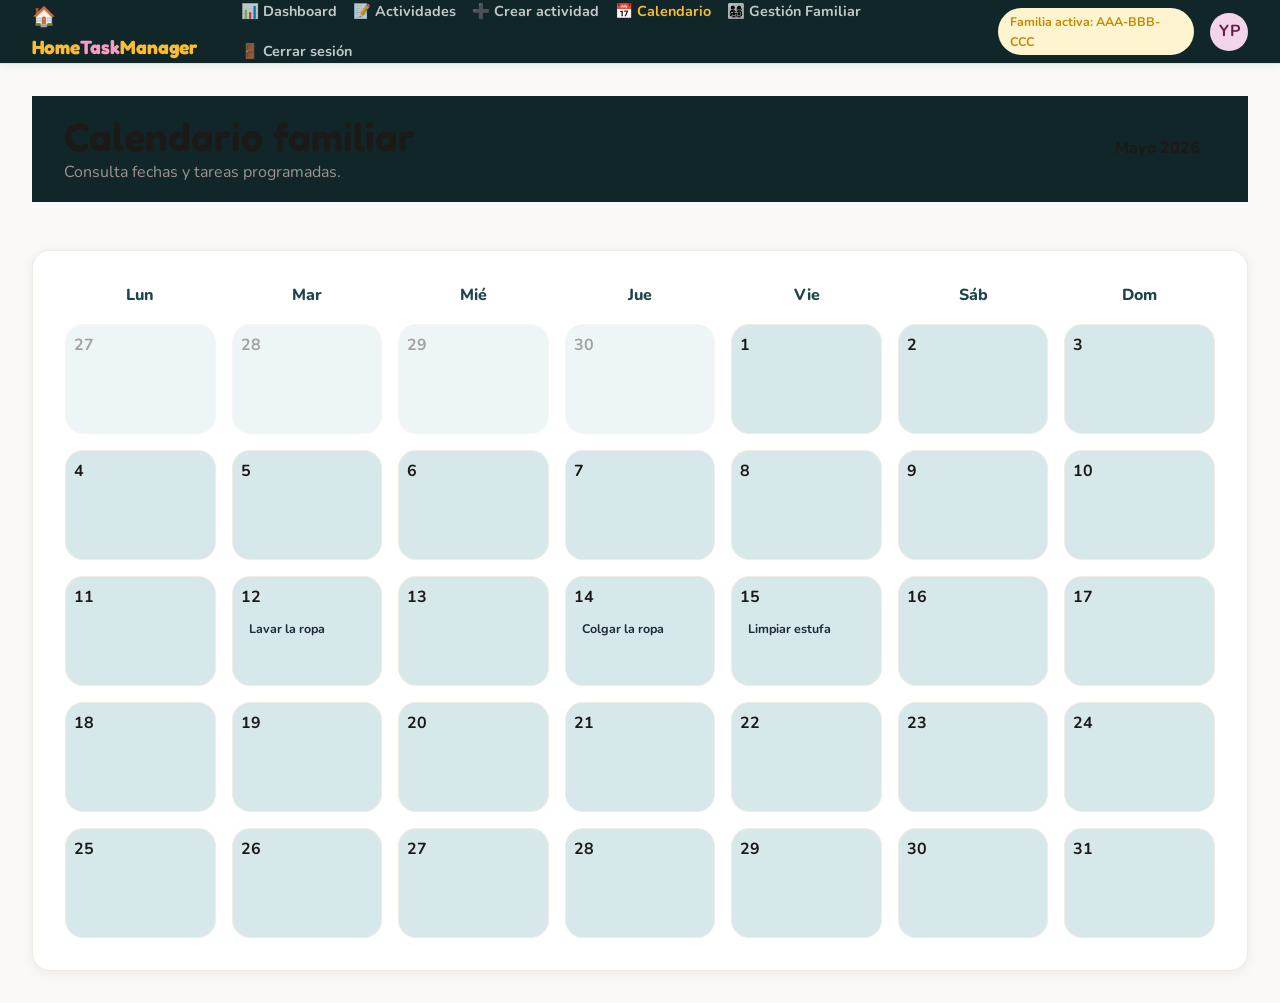
<file: FrontEndHomeTaskManager/public_html/tutor-calendario.html>
<!DOCTYPE html>
<html lang="es">
<head>
  <meta charset="UTF-8"/>
  <meta name="viewport" content="width=device-width, initial-scale=1.0"/>
  <title>HomeTaskManager — Calendario</title>

  <link rel="preconnect" href="https://fonts.googleapis.com"/>
  <link rel="preconnect" href="https://fonts.gstatic.com" crossorigin/>
  <link href="https://fonts.googleapis.com/css2?family=Fredoka:wght@400;500;600;700&family=Nunito:wght@400;500;600;700;800&display=swap" rel="stylesheet"/>

  <link rel="stylesheet" href="styles.css"/>
  <link rel="stylesheet" href="tutor-calendario.css"/>
</head>
<body>

  <div class="dashboard-shell">

    <!-- TOPBAR -->
    <header class="topbar tutor-topbar">
      <div class="topbar-brand">🏠 Home<span>Task</span>Manager</div>

      <nav class="topbar-menu">
        <a class="topbar-link" href="tutor-dashboard.html">📊 Dashboard</a>
        <a class="topbar-link" href="tutor-actividades.html">📝 Actividades</a>
        <a class="topbar-link" href="tutor-actividad-crear.html">➕ Crear actividad</a>
        <a class="topbar-link active" href="tutor-calendario.html">📅 Calendario</a>
        <a class="topbar-link" href="tutor-familia.html">👨‍👩‍👧‍👦 Gestión Familiar</a>
        <a class="topbar-link" href="login.html">🚪 Cerrar sesión</a>
      </nav>

      <div class="topbar-right">
        <div class="family-chip">Familia activa: AAA-BBB-CCC</div>
        <div class="topbar-avatar">YP</div>
      </div>
    </header>

    <main class="page-content">
      <section class="calendar-header">
        <div>
          <h1>Calendario familiar</h1>
          <p class="text-muted">Consulta fechas y tareas programadas.</p>
        </div>
        <div class="month-chip">Mayo 2026</div>
      </section>

      <!-- CALENDARIO -->
      <section class="calendar-grid card">
        <div class="day-head">Lun</div>
        <div class="day-head">Mar</div>
        <div class="day-head">Mié</div>
        <div class="day-head">Jue</div>
        <div class="day-head">Vie</div>
        <div class="day-head">Sáb</div>
        <div class="day-head">Dom</div>

        <div class="day muted"><span>27</span></div>
        <div class="day muted"><span>28</span></div>
        <div class="day muted"><span>29</span></div>
        <div class="day muted"><span>30</span></div>
        <div class="day"><span>1</span></div>
        <div class="day"><span>2</span></div>
        <div class="day"><span>3</span></div>

        <div class="day"><span>4</span></div>
        <div class="day"><span>5</span></div>
        <div class="day"><span>6</span></div>
        <div class="day"><span>7</span></div>
        <div class="day"><span>8</span></div>
        <div class="day"><span>9</span></div>
        <div class="day"><span>10</span></div>

        <div class="day"><span>11</span></div>
        <div class="day"><span>12</span>
          <a href="tutor-calendario-detalle.html" class="event event-ropa">Lavar la ropa</a>
        </div>
        <div class="day"><span>13</span></div>
        <div class="day"><span>14</span>
          <a href="tutor-calendario-detalle.html" class="event event-ropa">Colgar la ropa</a>
        </div>
        <div class="day"><span>15</span>
          <a href="tutor-calendario-detalle.html" class="event event-cocina">Limpiar estufa</a>
        </div>
        <div class="day"><span>16</span></div>
        <div class="day"><span>17</span></div>

        <div class="day"><span>18</span></div>
        <div class="day"><span>19</span></div>
        <div class="day"><span>20</span></div>
        <div class="day"><span>21</span></div>
        <div class="day"><span>22</span></div>
        <div class="day"><span>23</span></div>
        <div class="day"><span>24</span></div>

        <div class="day"><span>25</span></div>
        <div class="day"><span>26</span></div>
        <div class="day"><span>27</span></div>
        <div class="day"><span>28</span></div>
        <div class="day"><span>29</span></div>
        <div class="day"><span>30</span></div>
        <div class="day"><span>31</span></div>
      </section>
    </main>
  </div>
</body>
</html>
</file>
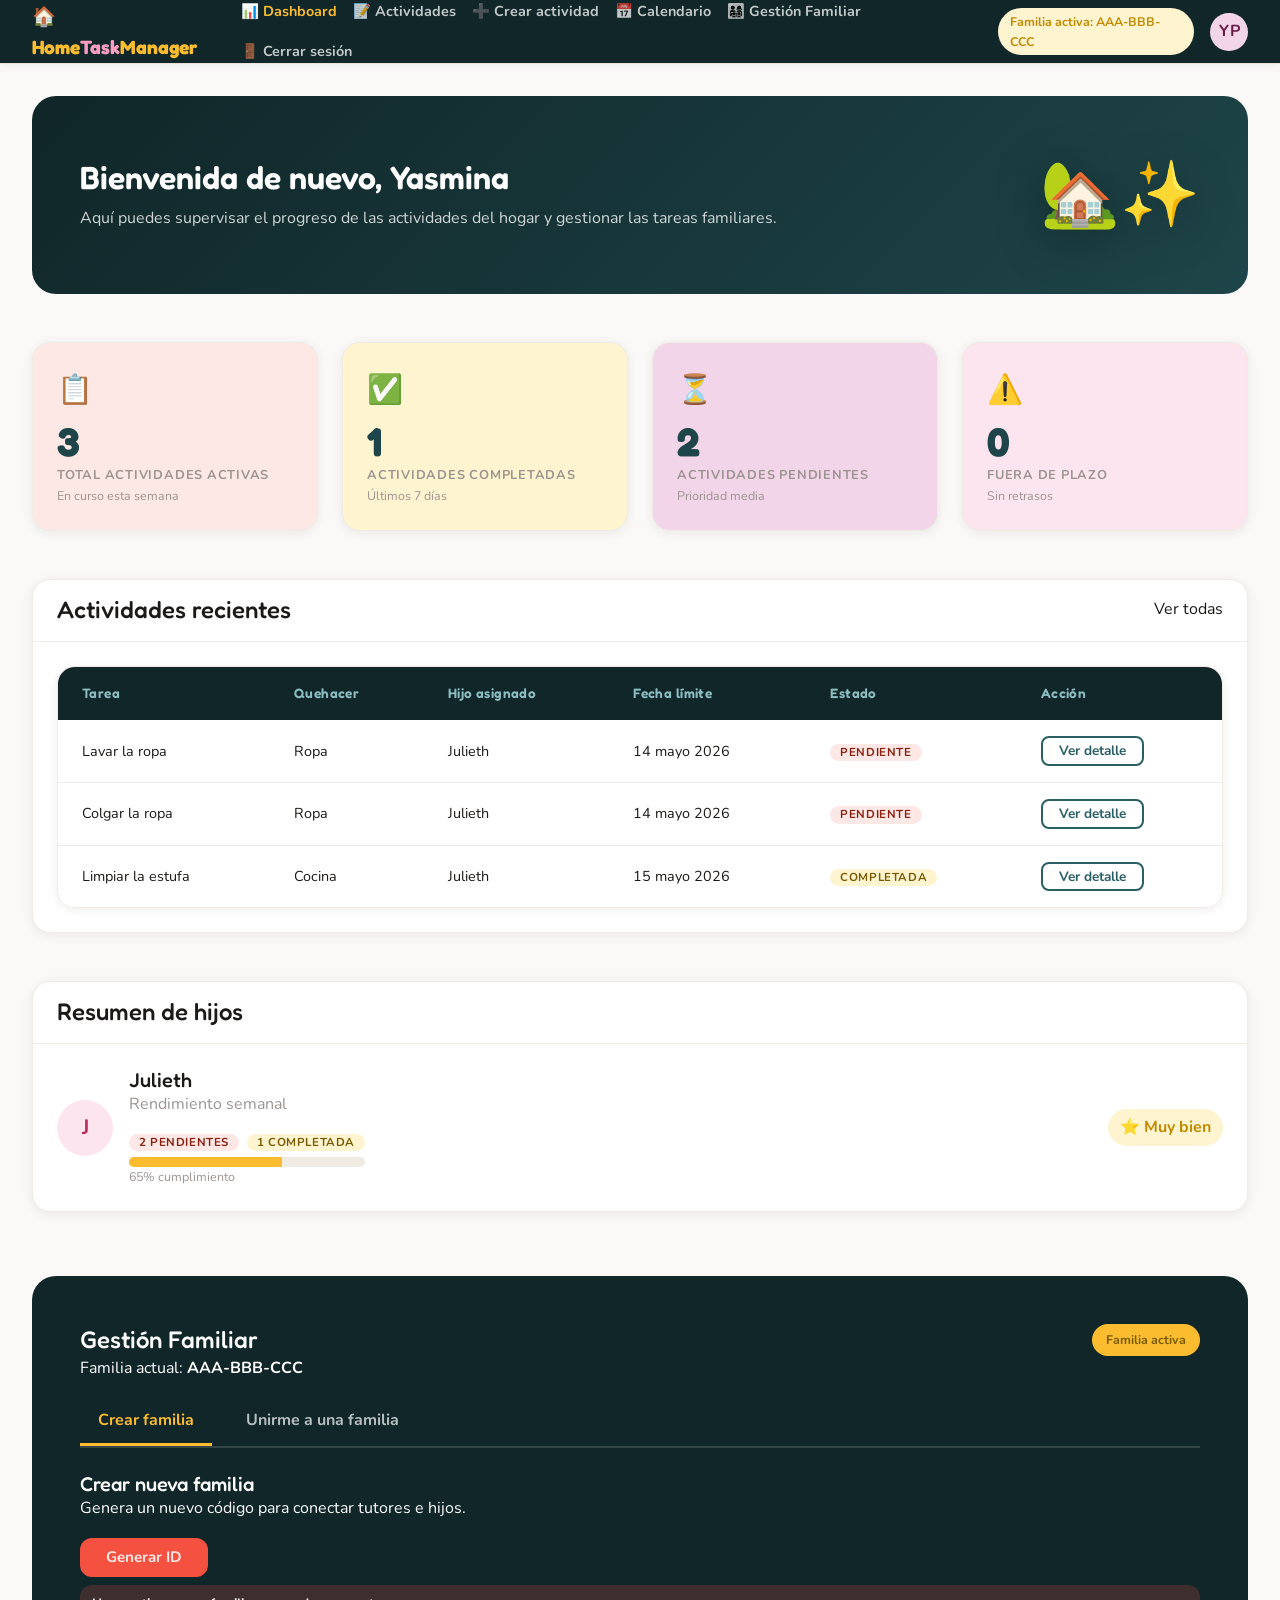
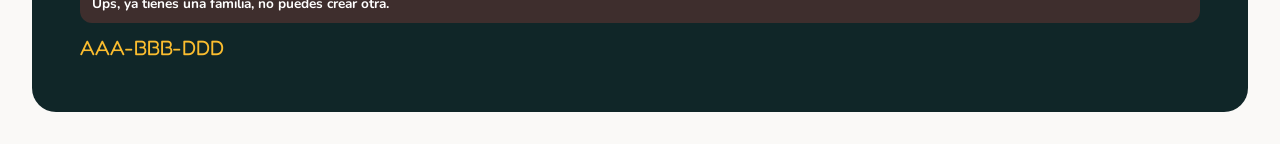
<file: FrontEndHomeTaskManager/public_html/tutor-dashboard.html>
<!DOCTYPE html>
<html lang="es">
<head>
  <meta charset="UTF-8"/>
  <meta name="viewport" content="width=device-width, initial-scale=1.0"/>
  <title>HomeTaskManager — Dashboard Tutor</title>

  <link rel="preconnect" href="https://fonts.googleapis.com"/>
  <link rel="preconnect" href="https://fonts.gstatic.com" crossorigin/>
  <link href="https://fonts.googleapis.com/css2?family=Fredoka:wght@400;500;600;700&family=Nunito:wght@400;500;600;700;800&display=swap" rel="stylesheet"/>
  <link rel="stylesheet" href="https://cdnjs.cloudflare.com/ajax/libs/animate.css/4.1.1/animate.min.css"/>

  <link rel="stylesheet" href="styles.css"/>
  <link rel="stylesheet" href="tutor-dashboard.css"/>
</head>
<body>

  <div class="dashboard-shell">

    <!-- TOPBAR -->
    <header class="topbar tutor-topbar">
      <div class="topbar-brand">🏠 Home<span>Task</span>Manager</div>

      <nav class="topbar-menu">
        <a class="topbar-link active" href="tutor-dashboard.html">📊 Dashboard</a>
        <a class="topbar-link" href="tutor-actividades.html">📝 Actividades</a>
        <a class="topbar-link" href="tutor-actividad-crear.html">➕ Crear actividad</a>
        <a class="topbar-link" href="tutor-calendario.html">📅 Calendario</a>
        <a class="topbar-link" href="tutor-familia.html">👨‍👩‍👧‍👦 Gestión Familiar</a>
        <a class="topbar-link" href="login.html">🚪 Cerrar sesión</a>
      </nav>

      <div class="topbar-right">
        <div class="family-chip">Familia activa: AAA-BBB-CCC</div>
        <div class="topbar-avatar">YP</div>
      </div>
    </header>

    <main class="page-content">

      <!-- BIENVENIDA -->
      <section class="welcome-card animate__animated animate__fadeInDown">
        <div class="welcome-text">
          <h2>Bienvenida de nuevo, Yasmina</h2>
          <p>Aquí puedes supervisar el progreso de las actividades del hogar y gestionar las tareas familiares.</p>
        </div>
        <div class="welcome-illustration">🏡✨</div>
      </section>

      <!-- STATS -->
      <section class="stats-grid">
        <div class="stat-card pastel-orange">
          <div class="stat-icon">📋</div>
          <div class="stat-number">3</div>
          <div class="stat-label">Total actividades activas</div>
          <div class="stat-mini">En curso esta semana</div>
        </div>
        <div class="stat-card pastel-gold">
          <div class="stat-icon">✅</div>
          <div class="stat-number">1</div>
          <div class="stat-label">Actividades completadas</div>
          <div class="stat-mini">Últimos 7 días</div>
        </div>
        <div class="stat-card pastel-berry">
          <div class="stat-icon">⏳</div>
          <div class="stat-number">2</div>
          <div class="stat-label">Actividades pendientes</div>
          <div class="stat-mini">Prioridad media</div>
        </div>
        <div class="stat-card pastel-crimson">
          <div class="stat-icon">⚠️</div>
          <div class="stat-number">0</div>
          <div class="stat-label">Fuera de plazo</div>
          <div class="stat-mini">Sin retrasos</div>
        </div>
      </section>

      <!-- ACTIVIDADES RECIENTES -->
      <section class="card section-card full-width">
        <div class="card-header">
          <h3>Actividades recientes</h3>
          <a href="tutor-actividades.html" class="link-accent">Ver todas</a>
        </div>
        <div class="card-body">
          <div class="table-wrapper">
            <table class="table">
              <thead>
                <tr>
                  <th>Tarea</th>
                  <th>Quehacer</th>
                  <th>Hijo asignado</th>
                  <th>Fecha límite</th>
                  <th>Estado</th>
                  <th>Acción</th>
                </tr>
              </thead>
              <tbody>
                <tr>
                  <td>Lavar la ropa</td>
                  <td>Ropa</td>
                  <td>Julieth</td>
                  <td>14 mayo 2026</td>
                  <td><span class="badge badge-pending">Pendiente</span></td>
                  <td><a class="btn btn-sm btn-outline-slate" href="tutor-actividades.html">Ver detalle</a></td>
                </tr>
                <tr>
                  <td>Colgar la ropa</td>
                  <td>Ropa</td>
                  <td>Julieth</td>
                  <td>14 mayo 2026</td>
                  <td><span class="badge badge-pending">Pendiente</span></td>
                  <td><a class="btn btn-sm btn-outline-slate" href="tutor-actividades.html">Ver detalle</a></td>
                </tr>
                <tr>
                  <td>Limpiar la estufa</td>
                  <td>Cocina</td>
                  <td>Julieth</td>
                  <td>15 mayo 2026</td>
                  <td><span class="badge badge-done">Completada</span></td>
                  <td><a class="btn btn-sm btn-outline-slate" href="tutor-actividades.html">Ver detalle</a></td>
                </tr>
              </tbody>
            </table>
          </div>
        </div>
      </section>

      <!-- RESUMEN HIJOS -->
      <section class="card section-card full-width">
        <div class="card-header">
          <h3>Resumen de hijos</h3>
        </div>
        <div class="card-body child-summary">
          <div class="child-card">
            <div class="child-avatar">J</div>
            <div class="child-info">
              <h4>Julieth</h4>
              <p class="text-muted">Rendimiento semanal</p>
              <div class="child-stats">
                <span class="badge badge-pending">2 pendientes</span>
                <span class="badge badge-done">1 completada</span>
              </div>
              <div class="progress-wrap">
                <div class="progress-bar" style="width: 65%"></div>
              </div>
              <div class="progress-label">65% cumplimiento</div>
            </div>
            <div class="child-positive">⭐ Muy bien</div>
          </div>
        </div>
      </section>

      <!-- GESTIÓN FAMILIAR -->
      <section class="family-section">
        <div class="family-header">
          <h3>Gestión Familiar</h3>
          <span class="family-status">Familia activa</span>
        </div>

        <p>Familia actual: <strong>AAA-BBB-CCC</strong></p>

        <input type="radio" name="family-tab" id="tab-create" checked class="tab-toggle">
        <input type="radio" name="family-tab" id="tab-join" class="tab-toggle">

        <div class="family-tabs">
          <label for="tab-create" class="tab-btn">Crear familia</label>
          <label for="tab-join" class="tab-btn">Unirme a una familia</label>
        </div>

        <div class="family-tab-content create">
          <h4 >Crear nueva familia</h4>
          <p>Genera un nuevo código para conectar tutores e hijos.</p>
          <button class="btn btn-primary">Generar ID</button>
          <div class="family-alert">Ups, ya tienes una familia, no puedes crear otra.</div>
          <div class="family-code">AAA-BBB-DDD</div>
        </div>

        <div class="family-tab-content join">
          <h4>Unirme a una familia</h4>
          <label class="form-label" for="family-code">Ingrese el ID de familia:</label>
          <input class="form-control" id="family-code" type="text" placeholder="Ejemplo: AAA-BBB-CCC"/>
          <button class="btn btn-outline-slate join-btn">Unirme</button>
        </div>
      </section>

    </main>
  </div>
</body>
</html>
</file>
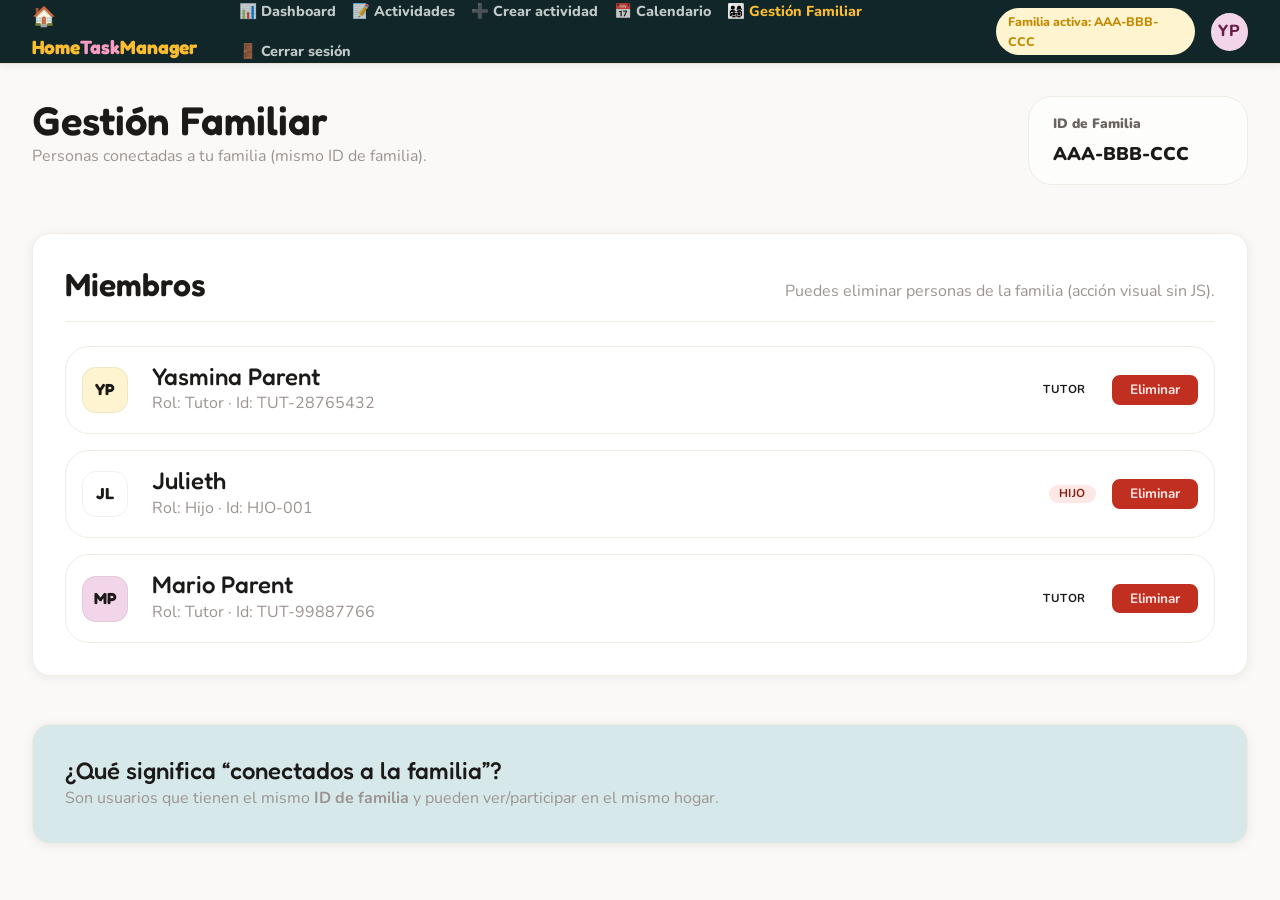
<file: FrontEndHomeTaskManager/public_html/tutor-familia.html>
<!DOCTYPE html>
<html lang="es">
<head>
  <meta charset="UTF-8"/>
  <meta name="viewport" content="width=device-width, initial-scale=1.0"/>
  <title>HomeTaskManager — Gestión Familiar</title>

  <link rel="preconnect" href="https://fonts.googleapis.com"/>
  <link rel="preconnect" href="https://fonts.gstatic.com" crossorigin/>
  <link href="https://fonts.googleapis.com/css2?family=Fredoka:wght@400;500;600;700&family=Nunito:wght@400;500;600;700;800&display=swap" rel="stylesheet"/>

  <link rel="stylesheet" href="styles.css"/>
  <link rel="stylesheet" href="tutor-familia.css"/>
</head>
<body>

  <div class="dashboard-shell">

    <!-- TOPBAR -->
    <header class="topbar tutor-topbar">
      <div class="topbar-brand">🏠 Home<span>Task</span>Manager</div>

      <nav class="topbar-menu">
        <a class="topbar-link" href="tutor-dashboard.html">📊 Dashboard</a>
        <a class="topbar-link" href="tutor-actividades.html">📝 Actividades</a>
        <a class="topbar-link" href="tutor-actividad-crear.html">➕ Crear actividad</a>
        <a class="topbar-link" href="tutor-calendario.html">📅 Calendario</a>
        <a class="topbar-link active" href="tutor-familia.html">👨‍👩‍👧‍👦 Gestión Familiar</a>
        <a class="topbar-link" href="login.html">🚪 Cerrar sesión</a>
      </nav>

      <div class="topbar-right">
        <div class="family-chip">Familia activa: AAA-BBB-CCC</div>
        <div class="topbar-avatar">YP</div>
      </div>
    </header>

    <main class="page-content">

      <section class="family-header">
        <div>
          <h1>Gestión Familiar</h1>
          <p class="text-muted">Personas conectadas a tu familia (mismo ID de familia).</p>
        </div>
        <div class="family-id-card">
          <div class="label">ID de Familia</div>
          <div class="value">AAA-BBB-CCC</div>
        </div>
      </section>

      <section class="card family-card">
        <div class="family-card-head">
          <h2>Miembros</h2>
          <p class="text-muted">Puedes eliminar personas de la familia (acción visual sin JS).</p>
        </div>

        <div class="member-list">

          <!-- MIEMBRO 1 -->
          <div class="member-item">
            <input type="checkbox" id="remove-member-1" class="member-remove-toggle">

            <div class="member-row">
              <div class="avatar">YP</div>
              <div class="member-info">
                <h3>Yasmina Parent</h3>
                <p class="text-muted">Rol: Tutor · Id: TUT-28765432</p>
              </div>
              <div class="member-meta">
                <span class="badge badge-info">Tutor</span>
              </div>
              <div class="member-actions">
                <label for="remove-member-1" class="btn btn-sm btn-danger">Eliminar</label>
              </div>
            </div>
          </div>

          <!-- MIEMBRO 2 -->
          <div class="member-item">
            <input type="checkbox" id="remove-member-2" class="member-remove-toggle">

            <div class="member-row">
              <div class="avatar child">JL</div>
              <div class="member-info">
                <h3>Julieth</h3>
                <p class="text-muted">Rol: Hijo · Id: HJO-001</p>
              </div>
              <div class="member-meta">
                <span class="badge badge-pending">Hijo</span>
              </div>
              <div class="member-actions">
                <label for="remove-member-2" class="btn btn-sm btn-danger">Eliminar</label>
              </div>
            </div>
          </div>

          <!-- MIEMBRO 3 -->
          <div class="member-item">
            <input type="checkbox" id="remove-member-3" class="member-remove-toggle">

            <div class="member-row">
              <div class="avatar tutor2">MP</div>
              <div class="member-info">
                <h3>Mario Parent</h3>
                <p class="text-muted">Rol: Tutor · Id: TUT-99887766</p>
              </div>
              <div class="member-meta">
                <span class="badge badge-info">Tutor</span>
              </div>
              <div class="member-actions">
                <label for="remove-member-3" class="btn btn-sm btn-danger">Eliminar</label>
              </div>
            </div>
          </div>

        </div>
      </section>

      <section class="card family-help">
        <h3>¿Qué significa “conectados a la familia”?</h3>
        <p class="text-muted">
          Son usuarios que tienen el mismo <strong>ID de familia</strong> y pueden ver/participar en el mismo hogar.
        </p>
      </section>

    </main>
  </div>
</body>
</html>
</file>
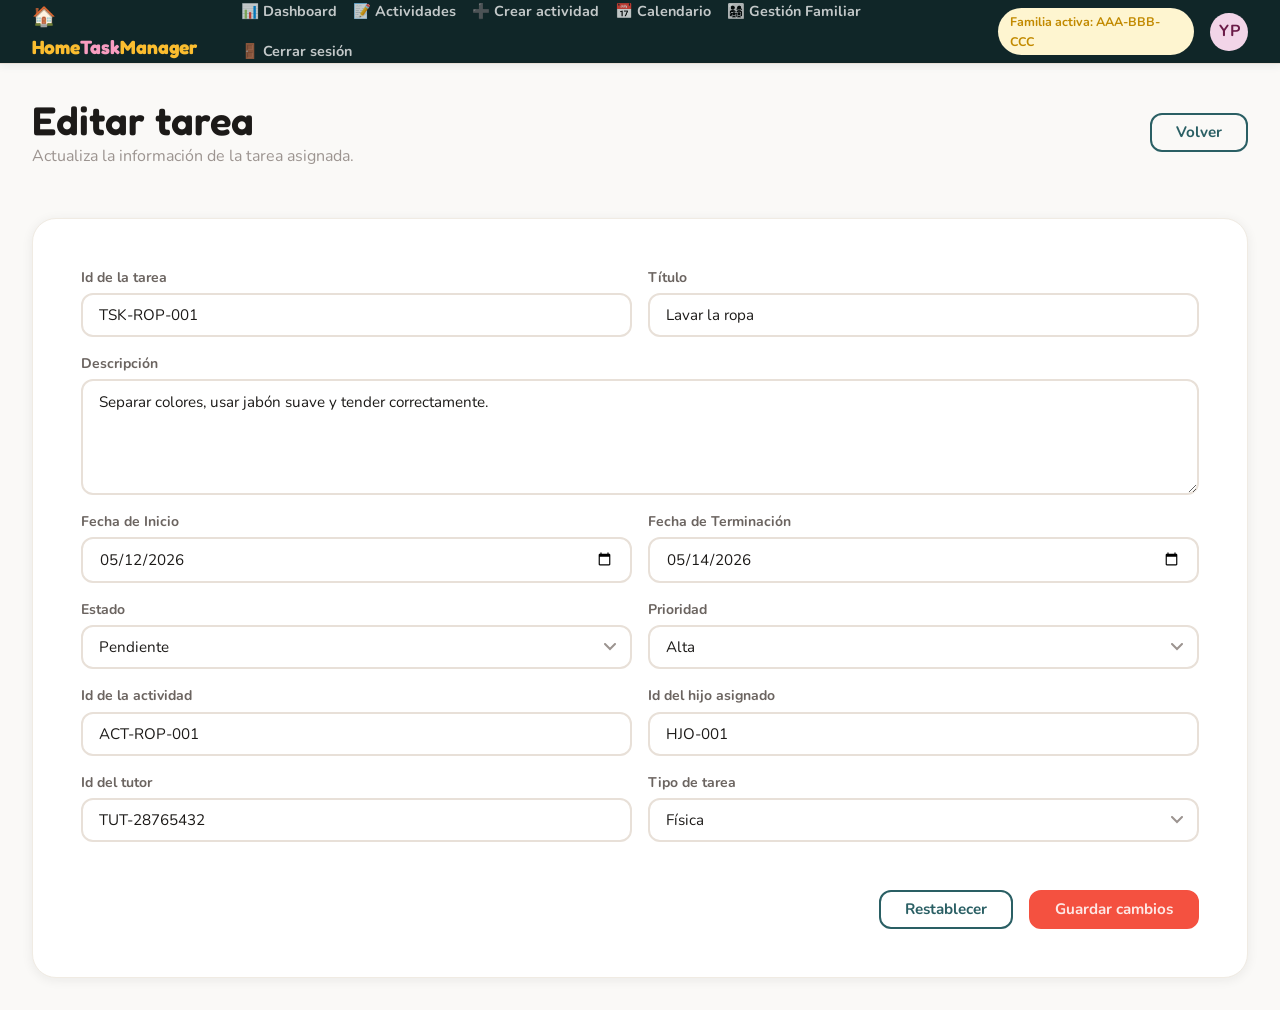
<file: FrontEndHomeTaskManager/public_html/tutor-tarea-editar.html>
<!DOCTYPE html>
<html lang="es">
<head>
  <meta charset="UTF-8"/>
  <meta name="viewport" content="width=device-width, initial-scale=1.0"/>
  <title>HomeTaskManager — Editar tarea</title>

  <link rel="preconnect" href="https://fonts.googleapis.com"/>
  <link rel="preconnect" href="https://fonts.gstatic.com" crossorigin/>
  <link href="https://fonts.googleapis.com/css2?family=Fredoka:wght@400;500;600;700&family=Nunito:wght@400;500;600;700;800&display=swap" rel="stylesheet"/>

  <link rel="stylesheet" href="styles.css"/>
  <link rel="stylesheet" href="tutor-tarea-editar.css"/>
</head>
<body>

  <div class="dashboard-shell">

    <!-- TOPBAR -->
    <header class="topbar tutor-topbar">
      <div class="topbar-brand">🏠 Home<span>Task</span>Manager</div>

      <nav class="topbar-menu">
        <a class="topbar-link" href="tutor-dashboard.html">📊 Dashboard</a>
        <a class="topbar-link" href="tutor-actividades.html">📝 Actividades</a>
        <a class="topbar-link" href="tutor-actividad-crear.html">➕ Crear actividad</a>
        <a class="topbar-link" href="tutor-calendario.html">📅 Calendario</a>
        <a class="topbar-link" href="tutor-familia.html">👨‍👩‍👧‍👦 Gestión Familiar</a>
        <a class="topbar-link" href="login.html">🚪 Cerrar sesión</a>
      </nav>

      <div class="topbar-right">
        <div class="family-chip">Familia activa: AAA-BBB-CCC</div>
        <div class="topbar-avatar">YP</div>
      </div>
    </header>

    <main class="page-content">
      <section class="edit-header">
        <div>
          <h1>Editar tarea</h1>
          <p class="text-muted">Actualiza la información de la tarea asignada.</p>
        </div>
        <a href="tutor-actividades.html" class="btn btn-outline-slate">Volver</a>
      </section>

      <form class="edit-card card" action="#guardado">
        <div class="grid-2">
          <div class="form-group">
            <label class="form-label" for="task-id">Id de la tarea</label>
            <input class="form-control" id="task-id" type="text" value="TSK-ROP-001" disabled/>
          </div>
          <div class="form-group">
            <label class="form-label" for="task-title">Título</label>
            <input class="form-control" id="task-title" type="text" value="Lavar la ropa" required/>
          </div>
        </div>

        <div class="form-group">
          <label class="form-label" for="task-desc">Descripción</label>
          <textarea class="form-control" id="task-desc" rows="4">Separar colores, usar jabón suave y tender correctamente.</textarea>
        </div>

        <div class="grid-2">
          <div class="form-group">
            <label class="form-label" for="start-date">Fecha de Inicio</label>
            <input class="form-control" id="start-date" type="date" value="2026-05-12"/>
          </div>
          <div class="form-group">
            <label class="form-label" for="end-date">Fecha de Terminación</label>
            <input class="form-control" id="end-date" type="date" value="2026-05-14"/>
          </div>
        </div>

        <div class="grid-2">
          <div class="form-group">
            <label class="form-label" for="task-status">Estado</label>
            <select class="form-control" id="task-status">
              <option>Pendiente</option>
              <option>En progreso</option>
              <option>Completada</option>
            </select>
          </div>
          <div class="form-group">
            <label class="form-label" for="task-priority">Prioridad</label>
            <select class="form-control" id="task-priority">
              <option>Alta</option>
              <option>Media</option>
              <option>Baja</option>
            </select>
          </div>
        </div>

        <div class="grid-2">
          <div class="form-group">
            <label class="form-label" for="activity-id">Id de la actividad</label>
            <input class="form-control" id="activity-id" type="text" value="ACT-ROP-001"/>
          </div>
          <div class="form-group">
            <label class="form-label" for="child-id">Id del hijo asignado</label>
            <input class="form-control" id="child-id" type="text" value="HJO-001"/>
          </div>
        </div>

        <div class="grid-2">
          <div class="form-group">
            <label class="form-label" for="tutor-id">Id del tutor</label>
            <input class="form-control" id="tutor-id" type="text" value="TUT-28765432" disabled/>
          </div>
          <div class="form-group">
            <label class="form-label" for="task-type">Tipo de tarea</label>
            <select class="form-control" id="task-type">
              <option>Física</option>
              <option>Acompañamiento</option>
              <option>Supervisión</option>
              <option>Creativa</option>
            </select>
          </div>
        </div>

        <div class="form-actions">
          <button class="btn btn-outline-slate" type="reset">Restablecer</button>
          <button class="btn btn-primary" type="submit">Guardar cambios</button>
        </div>

        <!-- MENSAJE GUARDADO -->
        <div id="guardado" class="save-modal">
          <div class="save-box">
            <div class="save-icon">✅</div>
            <h3>Guardado exitoso</h3>
            <p>Los cambios de la tarea fueron actualizados correctamente.</p>
            <a href="tutor-actividades.html" class="btn btn-primary btn-full">Volver a actividades</a>
          </div>
        </div>
      </form>
    </main>
  </div>
</body>
</html>
</file>
<file: FrontEndHomeTaskManager/public_html/styles.css>
/* ============================================================
   HomeTaskManager — Global Stylesheet
   Paleta: Dark Slate Gray · Sunset Orange · Boysenberry
            Light Crimson · Goldenrod
   Tipografía: Fredoka (títulos) + Nunito (cuerpo)
   Layout: Sidebar fijo + contenido a la derecha
   ============================================================ */

@import url('https://fonts.googleapis.com/css2?family=Fredoka:wght@400;500;600;700&family=Nunito:wght@400;500;600;700;800&display=swap');

/* ============================================================
   1. VARIABLES CSS
   ============================================================ */
:root {

  /* -- Colores base -- */
  --slate:        #2A5F64;
  --slate-50:     #D6E8EA;
  --slate-200:    #8BBCC0;
  --slate-400:    #2A5F64;
  --slate-600:    #1E4549;
  --slate-900:    #102628;

  --orange:       #F45140;
  --orange-50:    #FDE8E5;
  --orange-200:   #F9B4AC;
  --orange-400:   #F45140;
  --orange-600:   #C02F20;
  --orange-900:   #7A1A10;

  --berry:        #922764;
  --berry-50:     #F2D5E8;
  --berry-200:    #C87AAE;
  --berry-400:    #922764;
  --berry-600:    #6A1A47;
  --berry-900:    #3E0D2A;

  --crimson:      #F25F88;
  --crimson-50:   #FDE5EF;
  --crimson-200:  #F89DC1;
  --crimson-400:  #F25F88;
  --crimson-600:  #C0285A;
  --crimson-900:  #7A1438;

  --gold:         #FBBD2F;
  --gold-50:      #FEF5D0;
  --gold-200:     #FDE48A;
  --gold-400:     #FBBD2F;
  --gold-600:     #C28A00;
  --gold-900:     #7A5A00;

  /* -- Neutros -- */
  --bg:           #FAF9F7;
  --surface:      #FFFFFF;
  --border:       #E8E0D8;
  --border-soft:  #F0EBE3;
  --text:         #1C1A18;
  --text-muted:   #9C9490;
  --text-soft:    #6B6460;

  /* -- Semánticos (estados) -- */
  --success-bg:   #FEF5D0;
  --success-text: #7A5A00;
  --success-bold: #FBBD2F;

  --pending-bg:   #FDE8E5;
  --pending-text: #8A1F10;
  --pending-bold: #F45140;

  --progress-bg:  #D6E8EA;
  --progress-text:#1A3D40;
  --progress-bold:#2A5F64;

  --late-bg:      #FDE8E5;
  --late-text:    #7A1A10;
  --late-bold:    #C02F20;

  /* -- Roles -- */
  --tutor-bg:     var(--berry-50);
  --tutor-text:   var(--berry-600);
  --tutor-bold:   var(--berry-400);

  --hijo-bg:      var(--crimson-50);
  --hijo-text:    var(--crimson-600);
  --hijo-bold:    var(--crimson-400);

  /* -- Tipografía -- */
  --font-title:   'Fredoka', sans-serif;
  --font-body:    'Nunito', sans-serif;

  /* -- Espaciado -- */
  --sp-xs:   4px;
  --sp-sm:   8px;
  --sp-md:   16px;
  --sp-lg:   24px;
  --sp-xl:   32px;
  --sp-2xl:  48px;
  --sp-3xl:  64px;

  /* -- Bordes -- */
  --radius-sm:  8px;
  --radius-md:  12px;
  --radius-lg:  18px;
  --radius-xl:  24px;
  --radius-pill:999px;

  /* -- Sombras -- */
  --shadow-sm:  0 2px 8px rgba(42,95,100,0.08);
  --shadow-md:  0 4px 20px rgba(42,95,100,0.12);
  --shadow-lg:  0 8px 36px rgba(42,95,100,0.16);
  --shadow-card:0 2px 12px rgba(28,26,24,0.07);

  /* -- Layout sidebar -- */
  --sidebar-w:  260px;
  --navbar-h:   64px;

  /* -- Transiciones -- */
  --ease:       0.2s ease;
  --ease-bounce:0.3s cubic-bezier(0.34,1.56,0.64,1);
}


/* ============================================================
   2. RESET Y BASE
   ============================================================ */
*, *::before, *::after {
  box-sizing: border-box;
  margin: 0;
  padding: 0;
}

html {
  font-size: 16px;
  scroll-behavior: smooth;
}

body {
  font-family: var(--font-body);
  font-size: 1rem;
  color: var(--text);
  background-color: var(--bg);
  line-height: 1.6;
  -webkit-font-smoothing: antialiased;
  -moz-osx-font-smoothing: grayscale;
}

img, svg {
  display: block;
  max-width: 100%;
}

a {
  color: inherit;
  text-decoration: none;
}

ul, ol {
  list-style: none;
}

button, input, select, textarea {
  font-family: var(--font-body);
  font-size: 1rem;
}

button {
  cursor: pointer;
  border: none;
  background: none;
}


/* ============================================================
   3. TIPOGRAFÍA
   ============================================================ */

/* Títulos con Fredoka */
h1, h2, h3, h4, h5, h6,
.title, .heading {
  font-family: var(--font-title);
  line-height: 1.2;
  color: var(--text);
}

h1, .h1 { font-size: 2.5rem;  font-weight: 600; }
h2, .h2 { font-size: 2rem;    font-weight: 600; }
h3, .h3 { font-size: 1.5rem;  font-weight: 500; }
h4, .h4 { font-size: 1.25rem; font-weight: 500; }
h5, .h5 { font-size: 1.1rem;  font-weight: 500; }
h6, .h6 { font-size: 1rem;    font-weight: 500; }

/* Cuerpo con Nunito */
p           { margin-bottom: var(--sp-md); }
p:last-child{ margin-bottom: 0; }

.text-sm   { font-size: 0.875rem; }
.text-xs   { font-size: 0.75rem;  }
.text-lg   { font-size: 1.125rem; }
.text-xl   { font-size: 1.25rem;  }

.text-muted  { color: var(--text-muted); }
.text-soft   { color: var(--text-soft);  }
.text-white  { color: #FFFFFF; }

.fw-400 { font-weight: 400; }
.fw-500 { font-weight: 500; }
.fw-600 { font-weight: 600; }
.fw-700 { font-weight: 700; }
.fw-800 { font-weight: 800; }

.text-center { text-align: center; }
.text-right  { text-align: right;  }


/* ============================================================
   4. LAYOUT — PÁGINAS INTERNAS
   (Sidebar fijo + contenido a la derecha)
   ============================================================ */

/* Wrapper raíz de páginas internas */
.app-layout {
  display: flex;
  min-height: 100vh;
}

/* ---------- Sidebar ---------- */
.sidebar {
  position: fixed;
  top: 0;
  left: 0;
  width: var(--sidebar-w);
  height: 100vh;
  background: var(--slate-900);
  display: flex;
  flex-direction: column;
  z-index: 100;
  overflow-y: auto;
  overflow-x: hidden;
  transition: width var(--ease);
}

.sidebar-header {
  padding: var(--sp-lg) var(--sp-md);
  border-bottom: 1px solid rgba(255,255,255,0.08);
  display: flex;
  align-items: center;
  gap: var(--sp-sm);
}

.sidebar-logo {
  font-family: var(--font-title);
  font-size: 1.4rem;
  font-weight: 700;
  color: var(--gold-400);
  letter-spacing: 0.01em;
}

.sidebar-logo span {
  color: var(--crimson-200);
}

.sidebar-role-badge {
  margin: var(--sp-md);
  padding: var(--sp-xs) var(--sp-md);
  border-radius: var(--radius-pill);
  font-size: 0.75rem;
  font-weight: 700;
  text-align: center;
  text-transform: uppercase;
  letter-spacing: 0.06em;
}

.sidebar-role-badge.tutor {
  background: var(--berry-400);
  color: var(--berry-50);
}

.sidebar-role-badge.hijo {
  background: var(--crimson-400);
  color: var(--crimson-50);
}

.sidebar-nav {
  flex: 1;
  padding: var(--sp-sm) 0;
}

.sidebar-section-label {
  font-size: 0.65rem;
  font-weight: 700;
  text-transform: uppercase;
  letter-spacing: 0.1em;
  color: rgba(255,255,255,0.35);
  padding: var(--sp-md) var(--sp-md) var(--sp-xs);
}

.sidebar-link {
  display: flex;
  align-items: center;
  gap: var(--sp-sm);
  padding: 10px var(--sp-md);
  color: rgba(255,255,255,0.65);
  font-size: 0.95rem;
  font-weight: 500;
  border-radius: 0;
  transition: all var(--ease);
  position: relative;
}

.sidebar-link:hover {
  color: #fff;
  background: rgba(255,255,255,0.06);
}

.sidebar-link.active {
  color: var(--gold-400);
  background: rgba(251,189,47,0.10);
}

.sidebar-link.active::before {
  content: '';
  position: absolute;
  left: 0;
  top: 0;
  bottom: 0;
  width: 3px;
  background: var(--gold-400);
  border-radius: 0 var(--radius-sm) var(--radius-sm) 0;
}

.sidebar-link .icon {
  width: 20px;
  height: 20px;
  flex-shrink: 0;
  font-size: 1.1rem;
  display: flex;
  align-items: center;
  justify-content: center;
}

.sidebar-footer {
  padding: var(--sp-md);
  border-top: 1px solid rgba(255,255,255,0.08);
}

/* ---------- Contenido principal ---------- */
.main-content {
  margin-left: var(--sidebar-w);
  flex: 1;
  display: flex;
  flex-direction: column;
  min-height: 100vh;
}

/* ---------- Top bar ---------- */
.topbar {
  position: sticky;
  top: 0;
  height: var(--navbar-h);
  background: var(--surface);
  border-bottom: 1px solid var(--border);
  display: flex;
  align-items: center;
  justify-content: space-between;
  padding: 0 var(--sp-xl);
  z-index: 50;
  box-shadow: var(--shadow-sm);
}

.topbar-title {
  font-family: var(--font-title);
  font-size: 1.3rem;
  font-weight: 600;
  color: var(--slate-600);
}

.topbar-actions {
  display: flex;
  align-items: center;
  gap: var(--sp-md);
}

/* ---------- Área de contenido ---------- */
.page-content {
  flex: 1;
  padding: var(--sp-xl);
}

.page-header {
  margin-bottom: var(--sp-xl);
}

.page-header h1 {
  color: var(--slate-600);
  margin-bottom: var(--sp-xs);
}

.page-header p {
  color: var(--text-muted);
  font-size: 0.95rem;
  margin: 0;
}


/* ============================================================
   5. LAYOUT — PÁGINAS PÚBLICAS (landing, login, register)
   ============================================================ */

.public-layout {
  min-height: 100vh;
  display: flex;
  flex-direction: column;
}

/* Navbar pública */
.navbar-public {
  height: var(--navbar-h);
  background: var(--slate-900);
  display: flex;
  align-items: center;
  justify-content: space-between;
  padding: 0 var(--sp-2xl);
  position: sticky;
  top: 0;
  z-index: 100;
  box-shadow: var(--shadow-md);
}

.navbar-logo {
  font-family: var(--font-title);
  font-size: 1.5rem;
  font-weight: 700;
  color: var(--gold-400);
}

.navbar-logo span {
  color: var(--crimson-200);
}

.navbar-links {
  display: flex;
  align-items: center;
  gap: var(--sp-lg);
}

.navbar-links a {
  color: rgba(255,255,255,0.75);
  font-weight: 600;
  font-size: 0.95rem;
  transition: color var(--ease);
}

.navbar-links a:hover {
  color: var(--gold-400);
}

/* Pantalla centrada (login / register) */
.auth-page {
  min-height: 100vh;
  display: flex;
  align-items: center;
  justify-content: center;
  background: var(--bg);
  padding: var(--sp-xl);
}

.auth-card {
  background: var(--surface);
  border-radius: var(--radius-xl);
  padding: var(--sp-2xl);
  width: 100%;
  max-width: 440px;
  box-shadow: var(--shadow-lg);
  border: 1px solid var(--border-soft);
}

.auth-card-header {
  text-align: center;
  margin-bottom: var(--sp-xl);
}

.auth-logo {
  font-family: var(--font-title);
  font-size: 2rem;
  font-weight: 700;
  color: var(--slate-600);
  margin-bottom: var(--sp-xs);
}

.auth-logo span {
  color: var(--orange-400);
}

.auth-subtitle {
  color: var(--text-muted);
  font-size: 0.9rem;
}


/* ============================================================
   6. COMPONENTES — BOTONES
   ============================================================ */

.btn {
  display: inline-flex;
  align-items: center;
  justify-content: center;
  gap: var(--sp-xs);
  padding: 10px var(--sp-lg);
  border-radius: var(--radius-md);
  font-family: var(--font-body);
  font-size: 0.95rem;
  font-weight: 700;
  line-height: 1;
  transition: all var(--ease-bounce);
  cursor: pointer;
  border: 2px solid transparent;
  text-decoration: none;
  white-space: nowrap;
}

.btn:active {
  transform: scale(0.96);
}

/* Primario — Sunset Orange */
.btn-primary {
  background: var(--orange-400);
  color: var(--orange-50);
  border-color: var(--orange-400);
}
.btn-primary:hover {
  background: var(--orange-600);
  border-color: var(--orange-600);
  box-shadow: var(--shadow-md);
}

/* Secundario — Dark Slate */
.btn-secondary {
  background: var(--slate-400);
  color: var(--slate-50);
  border-color: var(--slate-400);
}
.btn-secondary:hover {
  background: var(--slate-600);
  border-color: var(--slate-600);
  box-shadow: var(--shadow-md);
}

/* Acento — Goldenrod */
.btn-gold {
  background: var(--gold-400);
  color: var(--gold-900);
  border-color: var(--gold-400);
}
.btn-gold:hover {
  background: var(--gold-600);
  color: var(--gold-50);
  border-color: var(--gold-600);
  box-shadow: var(--shadow-md);
}

/* Tutor — Boysenberry */
.btn-tutor {
  background: var(--berry-400);
  color: var(--berry-50);
  border-color: var(--berry-400);
}
.btn-tutor:hover {
  background: var(--berry-600);
  border-color: var(--berry-600);
  box-shadow: var(--shadow-md);
}

/* Hijo — Light Crimson */
.btn-hijo {
  background: var(--crimson-400);
  color: var(--crimson-50);
  border-color: var(--crimson-400);
}
.btn-hijo:hover {
  background: var(--crimson-600);
  border-color: var(--crimson-600);
  box-shadow: var(--shadow-md);
}

/* Outline */
.btn-outline-primary {
  background: transparent;
  color: var(--orange-400);
  border-color: var(--orange-400);
}
.btn-outline-primary:hover {
  background: var(--orange-50);
}

.btn-outline-slate {
  background: transparent;
  color: var(--slate-400);
  border-color: var(--slate-400);
}
.btn-outline-slate:hover {
  background: var(--slate-50);
}

/* Ghost */
.btn-ghost {
  background: transparent;
  color: var(--text-soft);
  border-color: transparent;
}
.btn-ghost:hover {
  background: var(--border-soft);
  color: var(--text);
}

/* Danger */
.btn-danger {
  background: var(--orange-600);
  color: var(--orange-50);
  border-color: var(--orange-600);
}
.btn-danger:hover {
  background: var(--orange-900);
  border-color: var(--orange-900);
}

/* Tamaños */
.btn-sm {
  padding: 6px var(--sp-md);
  font-size: 0.85rem;
  border-radius: var(--radius-sm);
}

.btn-lg {
  padding: 14px var(--sp-xl);
  font-size: 1.05rem;
  border-radius: var(--radius-lg);
}

.btn-full {
  width: 100%;
}

.btn:disabled {
  opacity: 0.5;
  cursor: not-allowed;
  pointer-events: none;
}


/* ============================================================
   7. COMPONENTES — FORMULARIOS
   ============================================================ */

.form-group {
  margin-bottom: var(--sp-md);
}

.form-label {
  display: block;
  font-size: 0.875rem;
  font-weight: 700;
  color: var(--text-soft);
  margin-bottom: var(--sp-xs);
  font-family: var(--font-body);
}

.form-control {
  display: block;
  width: 100%;
  padding: 10px var(--sp-md);
  background: var(--surface);
  border: 2px solid var(--border);
  border-radius: var(--radius-md);
  font-family: var(--font-body);
  font-size: 0.95rem;
  color: var(--text);
  transition: border-color var(--ease), box-shadow var(--ease);
  outline: none;
}

.form-control::placeholder {
  color: var(--text-muted);
}

.form-control:focus {
  border-color: var(--slate-400);
  box-shadow: 0 0 0 3px rgba(42,95,100,0.12);
}

.form-control:focus.tutor {
  border-color: var(--berry-400);
  box-shadow: 0 0 0 3px rgba(146,39,100,0.12);
}

.form-control:focus.hijo {
  border-color: var(--crimson-400);
  box-shadow: 0 0 0 3px rgba(242,95,136,0.12);
}

.form-control.error {
  border-color: var(--orange-600);
}

textarea.form-control {
  resize: vertical;
  min-height: 100px;
  line-height: 1.5;
}

select.form-control {
  appearance: none;
  background-image: url("data:image/svg+xml,%3Csvg xmlns='http://www.w3.org/2000/svg' width='12' height='8' viewBox='0 0 12 8'%3E%3Cpath d='M1 1l5 5 5-5' stroke='%239C9490' stroke-width='2' fill='none' stroke-linecap='round'/%3E%3C/svg%3E");
  background-repeat: no-repeat;
  background-position: right 14px center;
  padding-right: 40px;
  cursor: pointer;
}

.form-hint {
  font-size: 0.78rem;
  color: var(--text-muted);
  margin-top: var(--sp-xs);
}

.form-error {
  font-size: 0.78rem;
  color: var(--orange-600);
  margin-top: var(--sp-xs);
  font-weight: 600;
}

/* Radio y Checkbox personalizados */
.form-check {
  display: flex;
  align-items: center;
  gap: var(--sp-sm);
  cursor: pointer;
  padding: var(--sp-xs) 0;
}

.form-check input[type="radio"],
.form-check input[type="checkbox"] {
  width: 20px;
  height: 20px;
  accent-color: var(--slate-400);
  cursor: pointer;
  flex-shrink: 0;
}

.form-check-label {
  font-size: 0.9rem;
  font-weight: 500;
  color: var(--text-soft);
  cursor: pointer;
}

/* Selector de rol (login/register) */
.role-selector {
  display: flex;
  gap: var(--sp-sm);
  margin-bottom: var(--sp-md);
}

.role-option {
  flex: 1;
  border: 2px solid var(--border);
  border-radius: var(--radius-lg);
  padding: var(--sp-md);
  text-align: center;
  cursor: pointer;
  transition: all var(--ease-bounce);
  background: var(--surface);
}

.role-option:hover {
  border-color: var(--slate-200);
  transform: translateY(-2px);
}

.role-option.selected-tutor {
  border-color: var(--berry-400);
  background: var(--berry-50);
}

.role-option.selected-hijo {
  border-color: var(--crimson-400);
  background: var(--crimson-50);
}

.role-option .role-icon {
  font-size: 2rem;
  margin-bottom: var(--sp-xs);
}

.role-option .role-name {
  font-family: var(--font-title);
  font-size: 1rem;
  font-weight: 600;
}


/* ============================================================
   8. COMPONENTES — CARDS
   ============================================================ */

.card {
  background: var(--surface);
  border-radius: var(--radius-lg);
  border: 1px solid var(--border-soft);
  box-shadow: var(--shadow-card);
  overflow: hidden;
  transition: box-shadow var(--ease), transform var(--ease);
}

.card:hover {
  box-shadow: var(--shadow-md);
  transform: translateY(-2px);
}

.card-header {
  padding: var(--sp-md) var(--sp-lg);
  border-bottom: 1px solid var(--border-soft);
  display: flex;
  align-items: center;
  justify-content: space-between;
  gap: var(--sp-md);
}

.card-header-slate  { background: var(--slate-900); }
.card-header-orange { background: var(--orange-400); }
.card-header-berry  { background: var(--berry-400);  }
.card-header-crimson{ background: var(--crimson-400);}
.card-header-gold   { background: var(--gold-400);   }

.card-body {
  padding: var(--sp-lg);
}

.card-footer {
  padding: var(--sp-md) var(--sp-lg);
  border-top: 1px solid var(--border-soft);
  background: var(--bg);
  display: flex;
  align-items: center;
  justify-content: flex-end;
  gap: var(--sp-sm);
}

/* Card de actividad */
.activity-card {
  background: var(--surface);
  border-radius: var(--radius-lg);
  border: 1px solid var(--border-soft);
  box-shadow: var(--shadow-card);
  overflow: hidden;
  transition: all var(--ease-bounce);
}

.activity-card:hover {
  box-shadow: var(--shadow-md);
  transform: translateY(-3px);
}

.activity-card-stripe {
  height: 5px;
  border-radius: var(--radius-lg) var(--radius-lg) 0 0;
}

.activity-card-stripe.tutor   { background: var(--berry-400); }
.activity-card-stripe.hijo    { background: var(--crimson-400); }
.activity-card-stripe.pending { background: var(--orange-400); }
.activity-card-stripe.done    { background: var(--gold-400); }
.activity-card-stripe.late    { background: var(--orange-600); }

.activity-card-body {
  padding: var(--sp-md) var(--sp-lg);
}

.activity-card-title {
  font-family: var(--font-title);
  font-size: 1.1rem;
  font-weight: 600;
  color: var(--slate-600);
  margin-bottom: 4px;
}

.activity-card-meta {
  font-size: 0.8rem;
  color: var(--text-muted);
  display: flex;
  align-items: center;
  gap: var(--sp-sm);
  flex-wrap: wrap;
  margin-bottom: var(--sp-md);
}

.activity-card-footer {
  padding: var(--sp-sm) var(--sp-lg);
  border-top: 1px solid var(--border-soft);
  display: flex;
  align-items: center;
  justify-content: space-between;
  gap: var(--sp-sm);
}

/* Stat / métricas rápidas */
.stat-card {
  background: var(--surface);
  border-radius: var(--radius-lg);
  border: 1px solid var(--border-soft);
  padding: var(--sp-lg);
  box-shadow: var(--shadow-card);
  text-align: center;
}

.stat-card .stat-number {
  font-family: var(--font-title);
  font-size: 2.5rem;
  font-weight: 700;
  line-height: 1;
  margin-bottom: 4px;
}

.stat-card .stat-label {
  font-size: 0.8rem;
  font-weight: 700;
  text-transform: uppercase;
  letter-spacing: 0.06em;
  color: var(--text-muted);
}


/* ============================================================
   9. COMPONENTES — BADGES Y TAGS
   ============================================================ */

.badge {
  display: inline-flex;
  align-items: center;
  gap: 4px;
  padding: 3px 10px;
  border-radius: var(--radius-pill);
  font-size: 0.72rem;
  font-weight: 700;
  text-transform: uppercase;
  letter-spacing: 0.05em;
  line-height: 1;
}

/* Estados */
.badge-done     { background: var(--success-bg);  color: var(--success-text); }
.badge-pending  { background: var(--pending-bg);   color: var(--pending-text); }
.badge-progress { background: var(--progress-bg);  color: var(--progress-text);}
.badge-late     { background: var(--late-bg);      color: var(--late-text);    }

/* Roles */
.badge-tutor { background: var(--berry-50);  color: var(--berry-600);  }
.badge-hijo  { background: var(--crimson-50);color: var(--crimson-600);}

/* Colores base */
.badge-slate   { background: var(--slate-50);   color: var(--slate-600);   }
.badge-orange  { background: var(--orange-50);  color: var(--orange-600);  }
.badge-berry   { background: var(--berry-50);   color: var(--berry-600);   }
.badge-crimson { background: var(--crimson-50); color: var(--crimson-600); }
.badge-gold    { background: var(--gold-50);    color: var(--gold-600);    }


/* ============================================================
   10. COMPONENTES — AVATAR
   ============================================================ */

.avatar {
  display: inline-flex;
  align-items: center;
  justify-content: center;
  border-radius: 50%;
  font-family: var(--font-title);
  font-weight: 700;
  flex-shrink: 0;
  text-transform: uppercase;
}

.avatar-sm  { width: 32px; height: 32px; font-size: 0.8rem; }
.avatar-md  { width: 42px; height: 42px; font-size: 1rem;   }
.avatar-lg  { width: 56px; height: 56px; font-size: 1.25rem;}
.avatar-xl  { width: 72px; height: 72px; font-size: 1.5rem; }

.avatar-slate   { background: var(--slate-50);   color: var(--slate-600);   }
.avatar-orange  { background: var(--orange-50);  color: var(--orange-600);  }
.avatar-berry   { background: var(--berry-50);   color: var(--berry-600);   }
.avatar-crimson { background: var(--crimson-50); color: var(--crimson-600); }
.avatar-gold    { background: var(--gold-200);   color: var(--gold-900);    }


/* ============================================================
   11. COMPONENTES — TABLA
   ============================================================ */

.table-wrapper {
  overflow-x: auto;
  border-radius: var(--radius-lg);
  border: 1px solid var(--border-soft);
  box-shadow: var(--shadow-card);
}

.table {
  width: 100%;
  border-collapse: collapse;
  background: var(--surface);
  font-size: 0.9rem;
}

.table thead {
  background: var(--slate-900);
}

.table thead th {
  padding: var(--sp-md) var(--sp-lg);
  text-align: left;
  font-family: var(--font-title);
  font-size: 0.85rem;
  font-weight: 600;
  color: var(--slate-200);
  letter-spacing: 0.03em;
  white-space: nowrap;
}

.table tbody tr {
  border-bottom: 1px solid var(--border-soft);
  transition: background var(--ease);
}

.table tbody tr:last-child {
  border-bottom: none;
}

.table tbody tr:hover {
  background: var(--bg);
}

.table td {
  padding: var(--sp-md) var(--sp-lg);
  color: var(--text);
  vertical-align: middle;
}


/* ============================================================
   12. COMPONENTES — CALENDARIO (base)
   ============================================================ */

.calendar-wrapper {
  background: var(--surface);
  border-radius: var(--radius-xl);
  border: 1px solid var(--border-soft);
  box-shadow: var(--shadow-md);
  overflow: hidden;
}

.calendar-header {
  background: var(--slate-900);
  padding: var(--sp-md) var(--sp-xl);
  display: flex;
  align-items: center;
  justify-content: space-between;
}

.calendar-title {
  font-family: var(--font-title);
  font-size: 1.3rem;
  font-weight: 600;
  color: var(--gold-400);
}

.calendar-nav {
  display: flex;
  gap: var(--sp-sm);
}

.calendar-nav button {
  background: rgba(255,255,255,0.1);
  color: #fff;
  border: none;
  border-radius: var(--radius-sm);
  width: 34px;
  height: 34px;
  display: flex;
  align-items: center;
  justify-content: center;
  font-size: 1rem;
  cursor: pointer;
  transition: background var(--ease);
}

.calendar-nav button:hover {
  background: rgba(255,255,255,0.2);
}

.calendar-grid {
  display: grid;
  grid-template-columns: repeat(7, 1fr);
}

.calendar-day-name {
  padding: var(--sp-sm);
  text-align: center;
  font-size: 0.75rem;
  font-weight: 800;
  text-transform: uppercase;
  letter-spacing: 0.06em;
  color: var(--text-muted);
  background: var(--bg);
  border-bottom: 1px solid var(--border-soft);
}

.calendar-cell {
  min-height: 90px;
  padding: 6px;
  border-right: 1px solid var(--border-soft);
  border-bottom: 1px solid var(--border-soft);
  position: relative;
  vertical-align: top;
}

.calendar-cell:nth-child(7n) {
  border-right: none;
}

.calendar-cell-number {
  font-size: 0.78rem;
  font-weight: 700;
  color: var(--text-muted);
  margin-bottom: 4px;
  display: block;
}

.calendar-cell.today .calendar-cell-number {
  background: var(--orange-400);
  color: #fff;
  width: 22px;
  height: 22px;
  border-radius: 50%;
  display: flex;
  align-items: center;
  justify-content: center;
}

.calendar-cell.other-month {
  background: var(--bg);
  opacity: 0.5;
}

/* Evento / tarea en el calendario */
.cal-event {
  display: block;
  padding: 2px 6px;
  border-radius: var(--radius-sm);
  font-size: 0.7rem;
  font-weight: 700;
  margin-bottom: 2px;
  white-space: nowrap;
  overflow: hidden;
  text-overflow: ellipsis;
  cursor: pointer;
  transition: opacity var(--ease);
}

.cal-event:hover {
  opacity: 0.8;
}

.cal-event.tutor   { background: var(--berry-50);  color: var(--berry-700, var(--berry-600)); }
.cal-event.hijo    { background: var(--crimson-50); color: var(--crimson-600); }
.cal-event.done    { background: var(--gold-50);    color: var(--gold-600);    }
.cal-event.late    { background: var(--orange-50);  color: var(--orange-600);  }


/* ============================================================
   13. COMPONENTES — ALERTAS Y NOTIFICACIONES
   ============================================================ */

.alert {
  display: flex;
  align-items: flex-start;
  gap: var(--sp-md);
  padding: var(--sp-md) var(--sp-lg);
  border-radius: var(--radius-md);
  font-size: 0.9rem;
  margin-bottom: var(--sp-md);
}

.alert-icon {
  font-size: 1.2rem;
  flex-shrink: 0;
  margin-top: 1px;
}

.alert-info    { background: var(--progress-bg); color: var(--progress-text); border-left: 4px solid var(--slate-400);   }
.alert-success { background: var(--success-bg);  color: var(--success-text);  border-left: 4px solid var(--gold-400);    }
.alert-warning { background: var(--pending-bg);  color: var(--pending-text);  border-left: 4px solid var(--orange-400);  }
.alert-danger  { background: var(--late-bg);     color: var(--late-text);     border-left: 4px solid var(--orange-600);  }


/* ============================================================
   14. COMPONENTES — DIVISORES Y UTILIDADES
   ============================================================ */

.divider {
  border: none;
  border-top: 1px solid var(--border-soft);
  margin: var(--sp-lg) 0;
}

.divider-text {
  display: flex;
  align-items: center;
  gap: var(--sp-md);
  color: var(--text-muted);
  font-size: 0.85rem;
  margin: var(--sp-lg) 0;
}

.divider-text::before,
.divider-text::after {
  content: '';
  flex: 1;
  border-top: 1px solid var(--border-soft);
}

/* Grids utilitarios */
.grid-2 { display: grid; grid-template-columns: repeat(2, 1fr); gap: var(--sp-md); }
.grid-3 { display: grid; grid-template-columns: repeat(3, 1fr); gap: var(--sp-md); }
.grid-4 { display: grid; grid-template-columns: repeat(4, 1fr); gap: var(--sp-md); }

/* Flex utilitarios */
.flex         { display: flex; }
.flex-col     { display: flex; flex-direction: column; }
.items-center { align-items: center; }
.items-start  { align-items: flex-start; }
.justify-between { justify-content: space-between; }
.justify-center  { justify-content: center; }
.gap-xs { gap: var(--sp-xs); }
.gap-sm { gap: var(--sp-sm); }
.gap-md { gap: var(--sp-md); }
.gap-lg { gap: var(--sp-lg); }
.flex-1 { flex: 1; }
.flex-wrap { flex-wrap: wrap; }

/* Espaciado */
.mt-xs { margin-top: var(--sp-xs); }
.mt-sm { margin-top: var(--sp-sm); }
.mt-md { margin-top: var(--sp-md); }
.mt-lg { margin-top: var(--sp-lg); }
.mt-xl { margin-top: var(--sp-xl); }
.mb-xs { margin-bottom: var(--sp-xs); }
.mb-sm { margin-bottom: var(--sp-sm); }
.mb-md { margin-bottom: var(--sp-md); }
.mb-lg { margin-bottom: var(--sp-lg); }
.mb-xl { margin-bottom: var(--sp-xl); }

/* Visibilidad */
.hidden   { display: none; }
.sr-only  {
  position: absolute;
  width: 1px; height: 1px;
  padding: 0; margin: -1px;
  overflow: hidden;
  clip: rect(0,0,0,0);
  white-space: nowrap;
  border-width: 0;
}

/* Bordes redondeados rápidos */
.rounded-sm  { border-radius: var(--radius-sm);  }
.rounded-md  { border-radius: var(--radius-md);  }
.rounded-lg  { border-radius: var(--radius-lg);  }
.rounded-xl  { border-radius: var(--radius-xl);  }
.rounded-full{ border-radius: var(--radius-pill); }

/* Sombras */
.shadow-sm { box-shadow: var(--shadow-sm); }
.shadow-md { box-shadow: var(--shadow-md); }
.shadow-lg { box-shadow: var(--shadow-lg); }

/* Overflow */
.overflow-hidden { overflow: hidden; }


/* ============================================================
   15. ANIMACIONES
   ============================================================ */

@keyframes fadeIn {
  from { opacity: 0; transform: translateY(8px); }
  to   { opacity: 1; transform: translateY(0);   }
}

@keyframes scaleIn {
  from { opacity: 0; transform: scale(0.95); }
  to   { opacity: 1; transform: scale(1);    }
}

@keyframes slideInLeft {
  from { opacity: 0; transform: translateX(-16px); }
  to   { opacity: 1; transform: translateX(0);     }
}

@keyframes pulse {
  0%, 100% { transform: scale(1);    }
  50%       { transform: scale(1.04);}
}

.anim-fade-in     { animation: fadeIn     0.3s ease forwards; }
.anim-scale-in    { animation: scaleIn    0.3s ease forwards; }
.anim-slide-left  { animation: slideInLeft0.3s ease forwards; }
.anim-pulse       { animation: pulse      1.5s ease infinite; }


/* ============================================================
   16. RESPONSIVE
   ============================================================ */

@media (max-width: 900px) {
  :root { --sidebar-w: 220px; }
  .grid-4 { grid-template-columns: repeat(2, 1fr); }
}

@media (max-width: 768px) {
  :root { --sidebar-w: 0px; }

  .sidebar {
    width: 260px;
    transform: translateX(-100%);
    transition: transform var(--ease);
  }

  .sidebar.open {
    transform: translateX(0);
    box-shadow: var(--shadow-lg);
  }

  .main-content {
    margin-left: 0;
  }

  .grid-2,
  .grid-3 { grid-template-columns: 1fr; }

  .page-content { padding: var(--sp-md); }

  .auth-card { padding: var(--sp-xl) var(--sp-md); }

  h1, .h1 { font-size: 2rem; }
  h2, .h2 { font-size: 1.6rem; }

  .navbar-public { padding: 0 var(--sp-md); }
}

@media (max-width: 480px) {
  .role-selector { flex-direction: column; }
  .grid-4 { grid-template-columns: 1fr; }
  .btn-lg { padding: 12px var(--sp-lg); }
}
</file>
<file: FrontEndHomeTaskManager/public_html/hijo-actividad-detalle.css>
/* ============================================================
   hijo-actividad-detalle.css — Detalle de actividad (Hijo)
   ============================================================ */

.dashboard-shell { min-height: 100vh; }

/* Topbar hijo */
.hijo-topbar {
  position: sticky;
  top: 0;
  background: #1b2a4a;
  color: #fff;
  padding: 10px var(--sp-xl);
  display: flex;
  align-items: center;
  justify-content: space-between;
  gap: var(--sp-md);
  z-index: 50;
}

.topbar-brand {
  font-family: var(--font-title);
  font-weight: 800;
  font-size: 1.2rem;
  color: #ffd166;
}

.topbar-brand span { color: #ef476f; }

.topbar-menu { display: flex; gap: var(--sp-md); flex-wrap: wrap; }

.topbar-link {
  color: rgba(255,255,255,0.75);
  font-weight: 800;
  font-size: 0.9rem;
}

.topbar-link:hover,
.topbar-link.active { color: #ffd166; }

.topbar-right { display: flex; align-items: center; gap: var(--sp-md); }

.family-chip {
  background: rgba(255, 209, 102, 0.14);
  color: #ffd166;
  font-size: 0.78rem;
  font-weight: 800;
  padding: 4px 12px;
  border-radius: var(--radius-pill);
  border: 1px solid rgba(255, 209, 102, 0.35);
}

.topbar-avatar {
  background: rgba(239, 71, 111, 0.18);
  color: #ffb3c6;
  width: 38px;
  height: 38px;
  border-radius: 50%;
  font-weight: 900;
  display: flex;
  align-items: center;
  justify-content: center;
}

/* Header */
.detail-header {
  display: flex;
  justify-content: space-between;
  align-items: center;
  gap: var(--sp-lg);
  margin-bottom: var(--sp-2xl);
}

/* Summary */
.activity-summary {
  background: var(--orange-50);
  padding: var(--sp-xl);
  margin-bottom: var(--sp-xl);
}

.summary-badges {
  display: flex;
  gap: var(--sp-sm);
  flex-wrap: wrap;
  margin-top: var(--sp-sm);
}

/* Details */
.activity-details {
  background: var(--gold-50);
  padding: var(--sp-xl);
  margin-bottom: var(--sp-xl);
}

.details-grid {
  margin-top: var(--sp-md);
  display: grid;
  grid-template-columns: repeat(2, 1fr);
  gap: var(--sp-sm);
  font-size: 0.92rem;
}

.details-grid span {
  font-weight: 900;
  color: var(--text-soft);
}

/* Tasks */
.tasks-card {
  background: var(--mint-50);
  padding: var(--sp-xl);
  margin-bottom: var(--sp-xl);
}

.task-list {
  margin-top: var(--sp-md);
  display: grid;
  gap: var(--sp-md);
}

.task-row {
  background: rgba(255,255,255,0.7);
  border: 1px solid var(--border-soft);
  border-radius: var(--radius-lg);
  padding: var(--sp-md);
  display: grid;
  grid-template-columns: 1.4fr auto auto;
  gap: var(--sp-md);
  align-items: center;
}

.task-badges { display: flex; gap: var(--sp-xs); flex-wrap: wrap; justify-content: flex-end; }
.task-actions { display: flex; justify-content: flex-end; }

/* Helper */
.helper-card {
  background: var(--berry-50);
  padding: var(--sp-xl);
}

.helper-list {
  margin: var(--sp-md) 0 0;
  padding-left: 18px;
  color: var(--text);
  font-weight: 700;
}

.helper-list li { margin: 6px 0; }

/* Responsive */
@media (max-width: 900px) {
  .detail-header { flex-direction: column; align-items: flex-start; }
  .details-grid { grid-template-columns: 1fr; }
  .task-row { grid-template-columns: 1fr; }
  .task-badges, .task-actions { justify-content: flex-start; }
}
</file>
<file: FrontEndHomeTaskManager/public_html/hijo-actividad-hecha.css>
/* ============================================================
   hijo-actividad-hecha.css — Enviar seguimiento
   ============================================================ */

.dashboard-shell { min-height: 100vh; }

/* Topbar hijo */
.hijo-topbar {
  position: sticky;
  top: 0;
  background: #1b2a4a;
  color: #fff;
  padding: 10px var(--sp-xl);
  display: flex;
  align-items: center;
  justify-content: space-between;
  gap: var(--sp-md);
  z-index: 50;
}

.topbar-brand {
  font-family: var(--font-title);
  font-weight: 800;
  font-size: 1.2rem;
  color: #ffd166;
}

.topbar-brand span { color: #ef476f; }

.topbar-menu { display: flex; gap: var(--sp-md); flex-wrap: wrap; }

.topbar-link {
  color: rgba(255,255,255,0.75);
  font-weight: 800;
  font-size: 0.9rem;
}

.topbar-link:hover,
.topbar-link.active { color: #ffd166; }

.topbar-right { display: flex; align-items: center; gap: var(--sp-md); }

.family-chip {
  background: rgba(255, 209, 102, 0.14);
  color: #ffd166;
  font-size: 0.78rem;
  font-weight: 800;
  padding: 4px 12px;
  border-radius: var(--radius-pill);
  border: 1px solid rgba(255, 209, 102, 0.35);
}

.topbar-avatar {
  background: rgba(239, 71, 111, 0.18);
  color: #ffb3c6;
  width: 38px;
  height: 38px;
  border-radius: 50%;
  font-weight: 900;
  display: flex;
  align-items: center;
  justify-content: center;
}

/* Header */
.done-header {
  display: flex;
  justify-content: space-between;
  align-items: center;
  gap: var(--sp-lg);
  margin-bottom: var(--sp-2xl);
}

/* Summary */
.task-summary-card {
  background: var(--gold-50);
  padding: var(--sp-xl);
  margin-bottom: var(--sp-xl);
}

.summary-badges {
  display: flex;
  gap: var(--sp-sm);
  flex-wrap: wrap;
  margin-top: var(--sp-sm);
}

/* Form */
.done-card {
  background: var(--mint-50);
  padding: var(--sp-2xl);
  border-radius: var(--radius-xl);
}

.grid-2 {
  display: grid;
  grid-template-columns: repeat(2, 1fr);
  gap: var(--sp-md);
}

.info-chip {
  background: rgba(255,255,255,0.65);
  border: 1px solid var(--border-soft);
  border-radius: var(--radius-lg);
  padding: var(--sp-md);
  margin-top: var(--sp-md);
}

.info-chip span {
  display: block;
  font-weight: 800;
  color: var(--text-soft);
  margin-bottom: 4px;
}

.on-time { color: var(--mint-700); font-weight: 900; }

.form-actions {
  display: flex;
  justify-content: flex-end;
  gap: var(--sp-md);
  margin-top: var(--sp-lg);
}

/* Modal enviado */
.save-modal {
  position: fixed;
  inset: 0;
  background: rgba(16,38,40,0.6);
  display: flex;
  align-items: center;
  justify-content: center;
  opacity: 0;
  pointer-events: none;
  z-index: 100;
}

#enviado:target {
  opacity: 1;
  pointer-events: auto;
}

.save-box {
  background: var(--surface);
  padding: var(--sp-2xl);
  border-radius: var(--radius-xl);
  text-align: center;
  max-width: 420px;
  box-shadow: var(--shadow-lg);
}

.save-icon {
  font-size: 2rem;
  margin-bottom: var(--sp-sm);
}

@media (max-width: 900px) {
  .done-header { flex-direction: column; align-items: flex-start; }
  .grid-2 { grid-template-columns: 1fr; }
  .form-actions { flex-direction: column; align-items: stretch; }
}
</file>
<file: FrontEndHomeTaskManager/public_html/hijo-actividades.css>
/* ============================================================
   hijo-actividades.css — Actividades (Hijo) | divertido
   ============================================================ */

.dashboard-shell { min-height: 100vh; }

/* Topbar hijo */
.hijo-topbar{
  position: sticky;
  top: 0;
  background: #1b2a4a;
  color: #fff;
  padding: 10px var(--sp-xl);
  display:flex;
  align-items:center;
  justify-content:space-between;
  gap: var(--sp-md);
  z-index: 50;
}

.topbar-brand{
  font-family: var(--font-title);
  font-weight: 900;
  font-size: 1.2rem;
  color: #ffd166;
}

.topbar-brand span { color:#ef476f; }

.topbar-menu{ display:flex; gap: var(--sp-md); flex-wrap:wrap; }

.topbar-link{
  color: rgba(255,255,255,0.75);
  font-weight: 900;
  font-size: 0.9rem;
  transition: color var(--ease);
}
.topbar-link:hover,
.topbar-link.active{ color:#ffd166; }

.topbar-right{ display:flex; align-items:center; gap: var(--sp-md); }

.family-chip{
  background: rgba(255,209,102,0.14);
  color:#ffd166;
  font-size: .78rem;
  font-weight: 900;
  padding: 4px 12px;
  border-radius: var(--radius-pill);
  border:1px solid rgba(255,209,102,0.35);
}

.topbar-avatar{
  background: rgba(239,71,111,0.18);
  color:#ffb3c6;
  width:38px; height:38px;
  border-radius:50%;
  font-weight: 900;
  display:flex; align-items:center; justify-content:center;
}

/* HERO divertido */
.kid-hero{
  padding: var(--sp-xl);
  margin-bottom: var(--sp-2xl);
  background:
    radial-gradient(1200px 500px at 20% -10%, rgba(255, 209, 102, .28), transparent 55%),
    radial-gradient(900px 420px at 100% 0%, rgba(239, 71, 111, .18), transparent 55%),
    linear-gradient(180deg, rgba(255,255,255,.85), rgba(255,255,255,.65));
  border: 1px solid var(--border-soft);
  border-radius: var(--radius-2xl);
  display:flex;
  align-items: stretch;
  justify-content: space-between;
  gap: var(--sp-xl);
}

.kid-hero-left{
  display:flex;
  gap: var(--sp-lg);
  align-items:center;
  flex: 1;
}

.mascot{
  width: 86px;
  height: 86px;
  border-radius: 26px;
  background: #fff;
  border: 2px solid rgba(0,0,0,0.06);
  box-shadow: var(--shadow-md);
  position: relative;
  flex: 0 0 auto;
  transform: rotate(-2deg);
}

.mascot-face{
  position:absolute;
  inset: 12px;
  border-radius: 18px;
  background: rgba(255,209,102,0.22);
  display:flex;
  align-items:center;
  justify-content:center;
  gap: 10px;
}

.mascot-face .eye{
  width: 10px; height: 10px;
  border-radius: 50%;
  background: #1b2a4a;
  display:inline-block;
  box-shadow: 0 0 0 3px rgba(255,255,255,0.8);
}

.mascot-face .smile{
  position:absolute;
  bottom: 14px;
  width: 30px;
  height: 16px;
  border-bottom: 4px solid #1b2a4a;
  border-radius: 0 0 18px 18px;
}

.mascot-body{
  position:absolute;
  left: 18px;
  right: 18px;
  bottom: -10px;
  height: 16px;
  border-radius: 999px;
  background: rgba(239,71,111,0.22);
  border: 1px solid rgba(239,71,111,0.22);
}

.mini-tips{
  display:flex;
  gap: var(--sp-sm);
  margin-top: var(--sp-sm);
  flex-wrap: wrap;
}

.tip{
  background: rgba(255,255,255,0.7);
  border: 1px dashed rgba(0,0,0,0.10);
  border-radius: var(--radius-pill);
  padding: 6px 10px;
  font-weight: 800;
  font-size: .85rem;
}

/* Decoraciones interactivos */
.kid-hero-right{
  width: 260px;
  display:flex;
  flex-direction: column;
  align-items:flex-end;
  gap: var(--sp-sm);
  position: relative;
}

.toy{
  width: 56px;
  height: 56px;
  border-radius: 18px;
  border: 1px solid rgba(0,0,0,0.08);
  background: rgba(255,255,255,0.75);
  box-shadow: var(--shadow-sm);
  cursor: pointer;
  transition: transform .12s ease, box-shadow .12s ease, filter .12s ease;
  font-size: 1.5rem;
}
.toy:hover{
  transform: translateY(-2px) rotate(2deg) scale(1.03);
  box-shadow: var(--shadow-md);
  filter: saturate(1.1);
}

.toy-note{
  margin-top: var(--sp-xs);
  font-weight: 900;
  color: var(--text-soft);
  opacity: .8;
  font-size: .8rem;
}

/* Section header */
.page-header{ margin-bottom: var(--sp-xl); }

/* Activity cards */
.activity-card-group{
  padding: var(--sp-xl);
  margin-bottom: var(--sp-2xl);
  border: 1px solid var(--border-soft);
}

.activity-ropa{ background: var(--orange-50) !important; }
.activity-cocina{ background: var(--gold-50) !important; }
.activity-bano{ background: var(--crimson-50) !important; }

.activity-header{
  display:flex;
  align-items:center;
  justify-content:space-between;
  gap: var(--sp-lg);
  border-bottom: 1px solid var(--border-soft);
  padding-bottom: var(--sp-md);
  margin-bottom: var(--sp-lg);
}

.activity-meta{ display:flex; align-items:center; gap: var(--sp-sm); flex-wrap:wrap; }

/* Details */
.activity-details{
  margin: var(--sp-md) 0 var(--sp-lg);
  background: rgba(255,255,255,0.6);
  border: 1px solid var(--border-soft);
  border-radius: var(--radius-lg);
  padding: var(--sp-md);
}

.activity-details summary{
  cursor: pointer;
  font-weight: 900;
  color: var(--slate-700);
  list-style: none;
}
.activity-details summary::marker{ display:none; }

.details-grid{
  display:grid;
  grid-template-columns: repeat(2, 1fr);
  gap: var(--sp-sm);
  margin-top: var(--sp-md);
  font-size: .92rem;
}
.details-grid span{ font-weight: 900; color: var(--text-soft); }

/* Tasks */
.task-list{ display:grid; gap: var(--sp-md); }

.task-card{
  background: rgba(255,255,255,0.82);
  border: 1px solid var(--border-soft);
  border-radius: var(--radius-xl);
  padding: var(--sp-md);
  display:grid;
  grid-template-columns: 1.4fr auto auto;
  gap: var(--sp-md);
  align-items:center;
  box-shadow: 0 6px 18px rgba(0,0,0,0.04);
  transition: transform .12s ease, box-shadow .12s ease;
}

.task-card:hover{
  transform: translateY(-2px);
  box-shadow: var(--shadow-md);
}

.task-actions{ display:flex; gap: var(--sp-xs); flex-wrap:wrap; justify-content:flex-end; }

.task-empty{
  background: rgba(255,255,255,0.65);
  border: 1px dashed var(--border-soft);
  padding: var(--sp-md);
  border-radius: var(--radius-xl);
  color: var(--text-muted);
  font-weight: 800;
}

/* Responsive */
@media (max-width: 900px){
  .kid-hero{ flex-direction: column; align-items: stretch; }
  .kid-hero-right{ width: 100%; flex-direction: row; align-items:center; justify-content:flex-start; flex-wrap: wrap; }
  .details-grid{ grid-template-columns: 1fr; }
  .activity-header{ flex-direction: column; align-items:flex-start; }
  .task-card{ grid-template-columns: 1fr; }
  .task-actions{ justify-content:flex-start; }
}
</file>
<file: FrontEndHomeTaskManager/public_html/hijo-calendario.css>
/* ============================================================
   hijo-calendario.css — Calendario (Hijo) | 1 solo mes
   ============================================================ */

.dashboard-shell { min-height: 100vh; }

/* Topbar hijo */
.hijo-topbar {
  position: sticky;
  top: 0;
  background: #1b2a4a;
  color: #fff;
  padding: 10px var(--sp-xl);
  display: flex;
  align-items: center;
  justify-content: space-between;
  gap: var(--sp-md);
  z-index: 50;
}

.topbar-brand {
  font-family: var(--font-title);
  font-weight: 800;
  font-size: 1.2rem;
  color: #ffd166;
}

.topbar-brand span { color: #ef476f; }

.topbar-menu { display: flex; gap: var(--sp-md); flex-wrap: wrap; }

.topbar-link {
  color: rgba(255,255,255,0.75);
  font-weight: 800;
  font-size: 0.9rem;
  transition: color var(--ease);
}

.topbar-link:hover,
.topbar-link.active { color: #ffd166; }

.topbar-right { display: flex; align-items: center; gap: var(--sp-md); }

.family-chip {
  background: rgba(255, 209, 102, 0.14);
  color: #ffd166;
  font-size: 0.78rem;
  font-weight: 800;
  padding: 4px 12px;
  border-radius: var(--radius-pill);
  border: 1px solid rgba(255, 209, 102, 0.35);
}

.topbar-avatar {
  background: rgba(239, 71, 111, 0.18);
  color: #ffb3c6;
  width: 38px;
  height: 38px;
  border-radius: 50%;
  font-weight: 900;
  display: flex;
  align-items: center;
  justify-content: center;
}

/* Header */
.calendar-header {
  display: flex;
  justify-content: space-between;
  align-items: center;
  gap: var(--sp-lg);
  margin-bottom: var(--sp-2xl);
}

.month-controls { display: flex; gap: var(--sp-sm); align-items: center; }

.month-chip {
  background: rgba(255, 209, 102, 0.14);
  color: #7a5b00;
  padding: 6px 14px;
  border-radius: var(--radius-pill);
  font-weight: 900;
  border: 1px solid rgba(255, 209, 102, 0.35);
}

/* Grid */
.calendar-grid {
  padding: var(--sp-xl);
  background: var(--surface);
  display: grid;
  grid-template-columns: repeat(7, 1fr);
  gap: var(--sp-md);
  border: 1px solid var(--border-soft);
}

.day-head {
  text-align: center;
  font-weight: 900;
  color: var(--slate-600);
}

.day {
  background: var(--slate-50);
  border-radius: var(--radius-lg);
  min-height: 110px;
  padding: var(--sp-sm);
  display: flex;
  flex-direction: column;
  gap: var(--sp-xs);
  border: 1px solid var(--border-soft);
}

.day span { font-weight: 800; color: var(--text); }
.day.muted { opacity: 0.4; }

.event {
  display: inline-block;
  padding: 4px 8px;
  border-radius: var(--radius-pill);
  font-size: 0.78rem;
  font-weight: 900;
  text-decoration: none;
  color: #1f2937;
  border: 1px solid rgba(0,0,0,0.06);
}

.event-ropa { background: var(--orange-100); }
.event-cocina { background: var(--gold-100); }

.calendar-legend {
  padding: var(--sp-xl);
  background: var(--slate-50);
  margin-top: var(--sp-xl);
}

.legend-grid {
  display: flex;
  gap: var(--sp-lg);
  margin-top: var(--sp-md);
  flex-wrap: wrap;
  font-weight: 800;
}

.dot {
  width: 10px;
  height: 10px;
  border-radius: 50%;
  display: inline-block;
  margin-right: 8px;
}

.dot-ropa { background: var(--orange-400); }
.dot-cocina { background: var(--gold-400); }

@media (max-width: 900px) {
  .calendar-grid { grid-template-columns: repeat(2, 1fr); }
  .day-head { display: none; }
  .calendar-header { flex-direction: column; align-items: flex-start; }
}
</file>
<file: FrontEndHomeTaskManager/public_html/hijo-dashboard.css>
/* ============================================================
   hijo-dashboard.css — Dashboard (Hijo)
   ============================================================ */

.dashboard-shell { min-height: 100vh; }

/* Topbar hijo */
.hijo-topbar {
  position: sticky;
  top: 0;
  background: #1b2a4a; /* azul noche */
  color: #fff;
  padding: 10px var(--sp-xl);
  display: flex;
  align-items: center;
  justify-content: space-between;
  gap: var(--sp-md);
  z-index: 50;
}

.topbar-brand {
  font-family: var(--font-title);
  font-weight: 800;
  font-size: 1.2rem;
  color: #ffd166;
}

.topbar-brand span { color: #ef476f; }

.topbar-menu { display: flex; gap: var(--sp-md); flex-wrap: wrap; }

.topbar-link {
  color: rgba(255,255,255,0.75);
  font-weight: 800;
  font-size: 0.9rem;
  transition: color var(--ease);
}

.topbar-link:hover,
.topbar-link.active { color: #ffd166; }

.topbar-right { display: flex; align-items: center; gap: var(--sp-md); }

.family-chip {
  background: rgba(255, 209, 102, 0.14);
  color: #ffd166;
  font-size: 0.78rem;
  font-weight: 800;
  padding: 4px 12px;
  border-radius: var(--radius-pill);
  border: 1px solid rgba(255, 209, 102, 0.35);
}

.topbar-avatar {
  background: rgba(239, 71, 111, 0.18);
  color: #ffb3c6;
  width: 38px;
  height: 38px;
  border-radius: 50%;
  font-weight: 900;
  display: flex;
  align-items: center;
  justify-content: center;
}

/* Header */
.dash-header {
  display: flex;
  align-items: center;
  justify-content: space-between;
  gap: var(--sp-lg);
  margin-bottom: var(--sp-2xl);
}

.quick-actions {
  display: flex;
  gap: var(--sp-md);
  flex-wrap: wrap;
}

/* Stats */
.stats-grid {
  display: grid;
  grid-template-columns: repeat(4, 1fr);
  gap: var(--sp-lg);
  margin-bottom: var(--sp-2xl);
}

.stat-card {
  padding: var(--sp-xl);
  border-radius: var(--radius-xl);
  border: 1px solid var(--border-soft);
}

.stat-title {
  font-weight: 900;
  color: var(--text-soft);
  font-size: 0.9rem;
  margin-bottom: var(--sp-xs);
}

.stat-value {
  font-weight: 900;
  font-size: 1.8rem;
  margin-bottom: 4px;
}

.stat-sub {
  color: var(--text-muted);
  font-weight: 700;
  font-size: 0.9rem;
}

/* Stat colors */
.stat-pending { background: var(--orange-50); }
.stat-due { background: var(--gold-50); }
.stat-done { background: var(--mint-50); }
.stat-streak { background: var(--berry-50); }

/* Sections */
.section-card {
  padding: var(--sp-xl);
  margin-bottom: var(--sp-2xl);
}

.section-head {
  display: flex;
  justify-content: space-between;
  align-items: center;
  gap: var(--sp-lg);
  border-bottom: 1px solid var(--border-soft);
  padding-bottom: var(--sp-md);
  margin-bottom: var(--sp-lg);
}

.task-list { display: grid; gap: var(--sp-md); }

.task-row {
  background: rgba(255,255,255,0.65);
  border: 1px solid var(--border-soft);
  border-radius: var(--radius-lg);
  padding: var(--sp-md);
  display: grid;
  grid-template-columns: 1.4fr auto auto;
  gap: var(--sp-md);
  align-items: center;
}

.task-meta {
  display: flex;
  gap: var(--sp-xs);
  flex-wrap: wrap;
  justify-content: flex-end;
}

.task-actions { display: flex; justify-content: flex-end; }

.pending-card { background: var(--slate-50); }
.upcoming-card { background: var(--mint-50); }

/* Upcoming */
.upcoming-list { display: grid; gap: var(--sp-md); }

.up-item {
  display: grid;
  grid-template-columns: 70px 1fr auto;
  gap: var(--sp-md);
  align-items: center;
  background: rgba(255,255,255,0.7);
  border: 1px solid var(--border-soft);
  border-radius: var(--radius-lg);
  padding: var(--sp-md);
}

.up-date {
  background: #0b132b;
  color: #fff;
  border-radius: var(--radius-lg);
  text-align: center;
  padding: 8px 0;
}

.up-date .d { font-size: 1.3rem; font-weight: 900; line-height: 1; }
.up-date .m { font-size: 0.75rem; font-weight: 900; opacity: 0.85; }

.up-badges { display: flex; gap: var(--sp-xs); flex-wrap: wrap; justify-content: flex-end; }

/* Responsive */
@media (max-width: 1000px) {
  .stats-grid { grid-template-columns: repeat(2, 1fr); }
}

@media (max-width: 900px) {
  .dash-header { flex-direction: column; align-items: flex-start; }
  .task-row { grid-template-columns: 1fr; }
  .task-meta, .task-actions { justify-content: flex-start; }
  .up-item { grid-template-columns: 1fr; }
}
</file>
<file: FrontEndHomeTaskManager/public_html/tutor-actividad-crear.css>
/* ============================================================
   tutor-actividad-crear.css — Crear actividad
   ============================================================ */

.dashboard-shell { min-height: 100vh; }

.tutor-topbar {
  position: sticky;
  top: 0;
  background: var(--slate-900);
  color: #fff;
  padding: 10px var(--sp-xl);
  display: flex;
  align-items: center;
  justify-content: space-between;
  gap: var(--sp-md);
  z-index: 50;
}

.topbar-brand {
  font-family: var(--font-title);
  font-weight: 700;
  font-size: 1.2rem;
  color: var(--gold-400);
}

.topbar-brand span { color: var(--crimson-200); }

.topbar-menu {
  display: flex;
  gap: var(--sp-md);
  flex-wrap: wrap;
}

.topbar-link {
  color: rgba(255,255,255,0.75);
  font-weight: 700;
  font-size: 0.9rem;
  transition: color var(--ease);
}

.topbar-link:hover,
.topbar-link.active { color: var(--gold-400); }

.topbar-right {
  display: flex;
  align-items: center;
  gap: var(--sp-md);
}

.family-chip {
  background: var(--gold-50);
  color: var(--gold-600);
  font-size: 0.78rem;
  font-weight: 700;
  padding: 4px 12px;
  border-radius: var(--radius-pill);
}

.topbar-avatar {
  background: var(--berry-50);
  color: var(--berry-600);
  width: 38px;
  height: 38px;
  border-radius: 50%;
  font-weight: 700;
  display: flex;
  align-items: center;
  justify-content: center;
}

.create-header {
  display: flex;
  justify-content: space-between;
  align-items: center;
  gap: var(--sp-lg);
  margin-bottom: var(--sp-2xl);
}

.create-card {
  padding: var(--sp-2xl);
  border-radius: var(--radius-xl);
  background: var(--slate-50);
}

.form-actions {
  display: flex;
  justify-content: flex-end;
  gap: var(--sp-md);
  margin-top: var(--sp-xl);
}

/* Guardado */
.save-modal {
  position: fixed;
  inset: 0;
  background: rgba(16,38,40,0.6);
  display: flex;
  align-items: center;
  justify-content: center;
  opacity: 0;
  pointer-events: none;
  z-index: 100;
}

#creado:target {
  opacity: 1;
  pointer-events: auto;
}

.save-box {
  background: var(--surface);
  padding: var(--sp-2xl);
  border-radius: var(--radius-xl);
  text-align: center;
  max-width: 420px;
  box-shadow: var(--shadow-lg);
}

.save-icon {
  font-size: 2rem;
  margin-bottom: var(--sp-sm);
}

@media (max-width: 768px) {
  .create-header { flex-direction: column; align-items: flex-start; }
  .form-actions { flex-direction: column; align-items: stretch; }
}
</file>
<file: FrontEndHomeTaskManager/public_html/tutor-actividad-editar.css>
/* ============================================================
   tutor-actividad-detalle.css — Editar actividad
   ============================================================ */

.dashboard-shell { min-height: 100vh; }

.tutor-topbar {
  position: sticky;
  top: 0;
  background: var(--slate-900);
  color: #fff;
  padding: 10px var(--sp-xl);
  display: flex;
  align-items: center;
  justify-content: space-between;
  gap: var(--sp-md);
  z-index: 50;
}

.topbar-brand {
  font-family: var(--font-title);
  font-weight: 700;
  font-size: 1.2rem;
  color: var(--gold-400);
}

.topbar-brand span { color: var(--crimson-200); }

.topbar-menu {
  display: flex;
  gap: var(--sp-md);
  flex-wrap: wrap;
}

.topbar-link {
  color: rgba(255,255,255,0.75);
  font-weight: 700;
  font-size: 0.9rem;
  transition: color var(--ease);
}

.topbar-link:hover,
.topbar-link.active { color: var(--gold-400); }

.topbar-right {
  display: flex;
  align-items: center;
  gap: var(--sp-md);
}

.family-chip {
  background: var(--gold-50);
  color: var(--gold-600);
  font-size: 0.78rem;
  font-weight: 700;
  padding: 4px 12px;
  border-radius: var(--radius-pill);
}

.topbar-avatar {
  background: var(--berry-50);
  color: var(--berry-600);
  width: 38px;
  height: 38px;
  border-radius: 50%;
  font-weight: 700;
  display: flex;
  align-items: center;
  justify-content: center;
}

.edit-header {
  display: flex;
  justify-content: space-between;
  align-items: center;
  gap: var(--sp-lg);
  margin-bottom: var(--sp-2xl);
}

.edit-card {
  padding: var(--sp-2xl);
  border-radius: var(--radius-xl);
  background: var(--surface);
}

.form-actions {
  display: flex;
  justify-content: flex-end;
  gap: var(--sp-md);
  margin-top: var(--sp-xl);
}

/* Guardado */
.save-modal {
  position: fixed;
  inset: 0;
  background: rgba(16,38,40,0.6);
  display: flex;
  align-items: center;
  justify-content: center;
  opacity: 0;
  pointer-events: none;
  z-index: 100;
}

#guardado:target {
  opacity: 1;
  pointer-events: auto;
}

.save-box {
  background: var(--surface);
  padding: var(--sp-2xl);
  border-radius: var(--radius-xl);
  text-align: center;
  max-width: 420px;
  box-shadow: var(--shadow-lg);
}

.save-icon {
  font-size: 2rem;
  margin-bottom: var(--sp-sm);
}

@media (max-width: 768px) {
  .edit-header { flex-direction: column; align-items: flex-start; }
  .form-actions { flex-direction: column; align-items: stretch; }
}
</file>
<file: FrontEndHomeTaskManager/public_html/tutor-actividades.css>
/* ============================================================
   tutor-actividades.css — Actividades (Tutor)
   ============================================================ */

.dashboard-shell { min-height: 100vh; }

.tutor-topbar {
  position: sticky;
  top: 0;
  background: var(--slate-900);
  color: #fff;
  padding: 10px var(--sp-xl);
  display: flex;
  align-items: center;
  justify-content: space-between;
  gap: var(--sp-md);
  z-index: 50;
}

.topbar-brand {
  font-family: var(--font-title);
  font-weight: 700;
  font-size: 1.2rem;
  color: var(--gold-400);
}

.topbar-brand span { color: var(--crimson-200); }

.topbar-menu {
  display: flex;
  gap: var(--sp-md);
  flex-wrap: wrap;
}

.topbar-link {
  color: rgba(255,255,255,0.75);
  font-weight: 700;
  font-size: 0.9rem;
  transition: color var(--ease);
}

.topbar-link:hover,
.topbar-link.active { color: var(--gold-400); }

.topbar-right {
  display: flex;
  align-items: center;
  gap: var(--sp-md);
}

.family-chip {
  background: var(--gold-50);
  color: var(--gold-600);
  font-size: 0.78rem;
  font-weight: 700;
  padding: 4px 12px;
  border-radius: var(--radius-pill);
}

.topbar-avatar {
  background: var(--berry-50);
  color: var(--berry-600);
  width: 38px;
  height: 38px;
  border-radius: 50%;
  font-weight: 700;
  display: flex;
  align-items: center;
  justify-content: center;
}

/* Header */
.page-header-activities {
  display: flex;
  align-items: center;
  justify-content: space-between;
  gap: var(--sp-lg);
  margin-bottom: var(--sp-2xl);
}

/* Activity groups */
.activity-card-group {
  padding: var(--sp-xl);
  margin-bottom: var(--sp-2xl);
  border: 1px solid var(--border-soft);
}

.activity-card-group.activity-ropa { background: var(--orange-50) !important; }
.activity-card-group.activity-cocina { background: var(--gold-50) !important; }
.activity-card-group.activity-bano { background: var(--crimson-50) !important; }

.activity-header {
  display: flex;
  align-items: center;
  justify-content: space-between;
  gap: var(--sp-lg);
  border-bottom: 1px solid var(--border-soft);
  padding-bottom: var(--sp-md);
  margin-bottom: var(--sp-lg);
}

.activity-meta {
  display: flex;
  align-items: center;
  gap: var(--sp-md);
}

.activity-actions {
  display: flex;
  gap: var(--sp-sm);
}

/* Details */
.activity-details {
  margin: var(--sp-md) 0 var(--sp-lg);
  background: rgba(255,255,255,0.6);
  border: 1px solid var(--border-soft);
  border-radius: var(--radius-lg);
  padding: var(--sp-md);
}

.activity-details summary {
  cursor: pointer;
  font-weight: 800;
  color: var(--slate-600);
  list-style: none;
}

.activity-details summary::marker { display: none; }

.details-grid {
  display: grid;
  grid-template-columns: repeat(2, 1fr);
  gap: var(--sp-sm);
  margin-top: var(--sp-md);
  font-size: 0.9rem;
  color: var(--text);
}

.details-grid span {
  font-weight: 700;
  color: var(--text-soft);
}

/* Tasks */
.task-list {
  display: grid;
  gap: var(--sp-md);
}

.task-card {
  background: var(--bg);
  border: 1px solid var(--border-soft);
  border-radius: var(--radius-lg);
  padding: var(--sp-md);
  display: grid;
  grid-template-columns: 1.5fr auto auto;
  gap: var(--sp-md);
  align-items: center;
  transition: all var(--ease-bounce);
}

.task-card:hover {
  transform: translateY(-2px);
  box-shadow: var(--shadow-md);
}

.task-actions {
  display: flex;
  gap: var(--sp-xs);
  flex-wrap: wrap;
}

/* Delete modal (tareas) */
.task-remove-toggle,
.task-modal-toggle { display: none; }

.task-modal-toggle:checked ~ .delete-modal {
  opacity: 1;
  pointer-events: auto;
}

.task-remove-toggle:checked ~ .task-card {
  display: none;
}

.task-remove-toggle:checked ~ .delete-modal {
  display: none;
}

.delete-modal {
  position: fixed;
  inset: 0;
  background: rgba(16,38,40,0.6);
  display: flex;
  align-items: center;
  justify-content: center;
  opacity: 0;
  pointer-events: none;
  z-index: 100;
}

.delete-dialog {
  background: var(--surface);
  padding: var(--sp-xl);
  border-radius: var(--radius-lg);
  max-width: 420px;
  text-align: center;
  box-shadow: var(--shadow-lg);
}

.delete-actions {
  display: flex;
  gap: var(--sp-md);
  justify-content: center;
  margin-top: var(--sp-md);
}

/* Ocultar actividad al eliminar */
.activity-remove-toggle { display: none; }

.activity-remove-toggle:checked ~ .activity-header,
.activity-remove-toggle:checked ~ .activity-details,
.activity-remove-toggle:checked ~ .task-list,
.activity-remove-toggle:checked ~ .task-empty {
  display: none;
}

/* Empty state */
.task-empty {
  background: rgba(255,255,255,0.6);
  border: 1px dashed var(--border-soft);
  padding: var(--sp-md);
  border-radius: var(--radius-lg);
  color: var(--text-muted);
  font-weight: 600;
}

/* Responsive */
@media (max-width: 900px) {
  .task-card { grid-template-columns: 1fr; text-align: left; }
  .activity-header { flex-direction: column; align-items: flex-start; }
  .page-header-activities { flex-direction: column; align-items: flex-start; }
  .details-grid { grid-template-columns: 1fr; }
}
</file>
<file: FrontEndHomeTaskManager/public_html/tutor-calendario.css>
/* ============================================================
   tutor-calendario.css — Calendario
   ============================================================ */

.dashboard-shell { min-height: 100vh; }

.tutor-topbar {
  position: sticky;
  top: 0;
  background: var(--slate-900);
  color: #fff;
  padding: 10px var(--sp-xl);
  display: flex;
  align-items: center;
  justify-content: space-between;
  gap: var(--sp-md);
  z-index: 50;
}

.topbar-brand {
  font-family: var(--font-title);
  font-weight: 700;
  font-size: 1.2rem;
  color: var(--gold-400);
}

.topbar-brand span { color: var(--crimson-200); }

.topbar-menu {
  display: flex;
  gap: var(--sp-md);
  flex-wrap: wrap;
}

.topbar-link {
  color: rgba(255,255,255,0.75);
  font-weight: 700;
  font-size: 0.9rem;
  transition: color var(--ease);
}

.topbar-link:hover,
.topbar-link.active { color: var(--gold-400); }

.topbar-right {
  display: flex;
  align-items: center;
  gap: var(--sp-md);
}

.family-chip {
  background: var(--gold-50);
  color: var(--gold-600);
  font-size: 0.78rem;
  font-weight: 700;
  padding: 4px 12px;
  border-radius: var(--radius-pill);
}

.topbar-avatar {
  background: var(--berry-50);
  color: var(--berry-600);
  width: 38px;
  height: 38px;
  border-radius: 50%;
  font-weight: 700;
  display: flex;
  align-items: center;
  justify-content: center;
}

.calendar-header {
  display: flex;
  justify-content: space-between;
  align-items: center;
  margin-bottom: var(--sp-2xl);
}

.month-chip {
  background: var(--mint-50);
  color: var(--mint-700);
  padding: 6px 16px;
  border-radius: var(--radius-pill);
  font-weight: 800;
}

.calendar-grid {
  padding: var(--sp-xl);
  background: var(--surface);
  display: grid;
  grid-template-columns: repeat(7, 1fr);
  gap: var(--sp-md);
}

.day-head {
  text-align: center;
  font-weight: 800;
  color: var(--slate-600);
}

.day {
  background: var(--slate-50);
  border-radius: var(--radius-lg);
  min-height: 110px;
  padding: var(--sp-sm);
  display: flex;
  flex-direction: column;
  gap: var(--sp-xs);
  border: 1px solid var(--border-soft);
}

.day span {
  font-weight: 700;
  color: var(--text);
}

.day.muted {
  opacity: 0.4;
}

.event {
  display: inline-block;
  padding: 4px 8px;
  border-radius: var(--radius-pill);
  font-size: 0.78rem;
  font-weight: 700;
  text-decoration: none;
  color: #1f2937;
}

.event-ropa { background: var(--orange-100); }
.event-cocina { background: var(--gold-100); }

@media (max-width: 900px) {
  .calendar-grid { grid-template-columns: repeat(2, 1fr); }
  .day-head { display: none; }
}
</file>
<file: FrontEndHomeTaskManager/public_html/tutor-dashboard.css>
/* ============================================================
   tutor-dashboard.css — Dashboard Tutor
   ============================================================ */

.dashboard-shell { min-height: 100vh; }

.tutor-topbar {
  position: sticky;
  top: 0;
  background: var(--slate-900);
  color: #fff;
  padding: 10px var(--sp-xl);
  display: flex;
  align-items: center;
  justify-content: space-between;
  gap: var(--sp-md);
  z-index: 50;
}

.topbar-brand {
  font-family: var(--font-title);
  font-weight: 700;
  font-size: 1.2rem;
  color: var(--gold-400);
}

.topbar-brand span { color: var(--crimson-200); }

.topbar-menu {
  display: flex;
  gap: var(--sp-md);
  flex-wrap: wrap;
}

.topbar-link {
  color: rgba(255,255,255,0.75);
  font-weight: 700;
  font-size: 0.9rem;
  transition: color var(--ease);
}

.topbar-link:hover,
.topbar-link.active { color: var(--gold-400); }

.topbar-right {
  display: flex;
  align-items: center;
  gap: var(--sp-md);
}



.family-chip {
  background: var(--gold-50);
  color: var(--gold-600);
  font-size: 0.78rem;
  font-weight: 700;
  padding: 4px 12px;
  border-radius: var(--radius-pill);
}

.topbar-avatar {
  background: var(--berry-50);
  color: var(--berry-600);
  width: 38px;
  height: 38px;
  border-radius: 50%;
  font-weight: 700;
  display: flex;
  align-items: center;
  justify-content: center;
}

/* Welcome */
.welcome-card {
  background: linear-gradient(135deg, var(--slate-900), var(--slate-600));
  color: #fff;
  padding: var(--sp-2xl);
  border-radius: var(--radius-xl);
  display: flex;
  justify-content: space-between;
  align-items: center;
  gap: var(--sp-xl);
  margin-bottom: var(--sp-2xl);
}

.welcome-card h2 { color: #fff; margin-bottom: var(--sp-sm); }
.welcome-card p { color: rgba(255,255,255,0.8); }

.welcome-illustration {
  font-size: 4rem;
  filter: drop-shadow(0 8px 24px rgba(0,0,0,0.3));
}

/* Stats */
.stats-grid {
  display: grid;
  grid-template-columns: repeat(4, 1fr);
  gap: var(--sp-lg);
  margin-bottom: var(--sp-2xl);
}

.stat-card { text-align: left; }

.pastel-orange { background: var(--orange-50); }
.pastel-gold   { background: var(--gold-50); }
.pastel-berry  { background: var(--berry-50); }
.pastel-crimson{ background: var(--crimson-50); }

.stat-icon {
  font-size: 1.8rem;
  margin-bottom: var(--sp-sm);
}

.stat-number {
  color: var(--slate-600);
}

.stat-mini {
  font-size: 0.78rem;
  color: var(--text-muted);
}

/* Full width cards */
.full-width { margin-bottom: var(--sp-2xl); }

/* Child summary */
.child-card {
  display: flex;
  gap: var(--sp-md);
  align-items: center;
}

.child-avatar {
  width: 56px;
  height: 56px;
  border-radius: 50%;
  background: var(--crimson-50);
  color: var(--crimson-600);
  font-weight: 700;
  display: flex;
  align-items: center;
  justify-content: center;
  font-size: 1.3rem;
}

.child-stats {
  display: flex;
  gap: var(--sp-sm);
  margin: 6px 0;
}

.progress-wrap {
  background: var(--border-soft);
  border-radius: var(--radius-pill);
  overflow: hidden;
  height: 10px;
}

.progress-bar {
  background: var(--gold-400);
  height: 10px;
}

.progress-label {
  font-size: 0.78rem;
  color: var(--text-muted);
}

.child-positive {
  margin-left: auto;
  background: var(--gold-50);
  color: var(--gold-600);
  padding: 6px 12px;
  border-radius: var(--radius-pill);
  font-weight: 700;
}

/* Family section */
.family-section {
  margin-top: var(--sp-3xl);
  padding: var(--sp-2xl);
  border-radius: var(--radius-xl);
  background: var(--slate-900);
  color: #fff;
}

.family-section h3,
.family-section h4{
  color: #fff;
}

.family-header {
  display: flex;
  justify-content: space-between;
  align-items: center;
  color:#fff;
}

.family-status {
  background: var(--gold-400);
  color: var(--gold-900);
  padding: 6px 14px;
  border-radius: var(--radius-pill);
  font-weight: 700;
  font-size: 0.78rem;
}
/* ... (todo lo anterior igual) ... */

.family-tabs {
  display: flex;
  gap: var(--sp-md);
  margin: var(--sp-md) 0 var(--sp-lg);
  border-bottom: 2px solid rgba(255,255,255,0.15);
}

.tab-btn {
  padding: 10px 18px;
  cursor: pointer;
  font-weight: 700;
  color: rgba(255,255,255,0.7);
  border-bottom: 3px solid transparent;
  transition: all var(--ease);
}

.tab-btn:hover { color: #fff; }

#tab-create:checked ~ .family-tabs label[for="tab-create"],
#tab-join:checked ~ .family-tabs label[for="tab-join"] {
  color: var(--gold-400);
  border-bottom: 3px solid var(--gold-400);
}

.tab-toggle { display: none; }


.family-tab-content { display: none; }

#tab-create:checked ~ .create,
#tab-join:checked ~ .join { display: block; }

.family-alert {
  background: rgba(244,81,64,0.2);
  color: #fff;
  padding: 8px 12px;
  border-radius: var(--radius-md);
  margin-top: var(--sp-sm);
  font-weight: 700;
  font-size: 0.85rem;
}

.family-code {
  margin-top: var(--sp-sm);
  font-family: var(--font-title);
  font-size: 1.3rem;
  color: var(--gold);
}

.join-btn {
  margin-top: var(--sp-md);
}

/* Responsive */
@media (max-width: 1100px) {
  .stats-grid { grid-template-columns: repeat(2, 1fr); }
}

@media (max-width: 768px) {
  .welcome-card { flex-direction: column; text-align: center; }
  .stats-grid { grid-template-columns: 1fr; }
  .topbar-menu { flex-direction: column; }
  .family-tabs { flex-direction: column; }
}
</file>
<file: FrontEndHomeTaskManager/public_html/tutor-familia.css>
/* ============================================================
   tutor-familia.css — Gestión Familiar (Tutor)
   ============================================================ */

.dashboard-shell { min-height: 100vh; }

/* Topbar estilo tutor (igual que otras páginas tutor) */
.tutor-topbar{
  position: sticky;
  top: 0;
  background: var(--slate-900);
  color:#fff;
  padding: 10px var(--sp-xl);
  display:flex;
  align-items:center;
  justify-content:space-between;
  gap: var(--sp-md);
  z-index: 50;
}

.topbar-brand{
  font-family: var(--font-title);
  font-weight: 800;
  font-size: 1.2rem;
  color: var(--gold-400);
}
.topbar-brand span{ color: var(--crimson-200); }

.topbar-menu{ display:flex; gap: var(--sp-md); flex-wrap:wrap; }

.topbar-link{
  color: rgba(255,255,255,0.75);
  font-weight: 800;
  font-size: .9rem;
  transition: color var(--ease);
}
.topbar-link:hover,
.topbar-link.active{ color: var(--gold-400); }

.topbar-right{ display:flex; align-items:center; gap: var(--sp-md); }

.family-chip{
  background: var(--gold-50);
  color: var(--gold-600);
  font-size: .78rem;
  font-weight: 800;
  padding: 4px 12px;
  border-radius: var(--radius-pill);
}
.topbar-avatar{
  background: var(--berry-50);
  color: var(--berry-600);
  width: 38px;
  height: 38px;
  border-radius:50%;
  font-weight: 800;
  display:flex;
  align-items:center;
  justify-content:center;
}

/* Header */
.family-header{
  display:flex;
  align-items:flex-start;
  justify-content:space-between;
  gap: var(--sp-lg);
  margin-bottom: var(--sp-2xl);
}

.family-id-card{
  background: rgba(255,255,255,0.7);
  border: 1px solid var(--border-soft);
  border-radius: var(--radius-xl);
  padding: var(--sp-md) var(--sp-lg);
  min-width: 220px;
}
.family-id-card .label{
  font-weight: 900;
  color: var(--text-soft);
  font-size: .85rem;
}
.family-id-card .value{
  font-weight: 900;
  font-size: 1.15rem;
  margin-top: 4px;
}

/* Card */
.family-card{
  padding: var(--sp-xl);
  border: 1px solid var(--border-soft);
}

.family-card-head{
  display:flex;
  align-items:flex-end;
  justify-content:space-between;
  gap: var(--sp-lg);
  border-bottom: 1px solid var(--border-soft);
  padding-bottom: var(--sp-md);
  margin-bottom: var(--sp-lg);
}

.member-list{ display:grid; gap: var(--sp-md); }

/* Member row */
.member-row{
  background: rgba(255,255,255,0.8);
  border: 1px solid var(--border-soft);
  border-radius: var(--radius-xl);
  padding: var(--sp-md);
  display:grid;
  grid-template-columns: 54px 1.4fr auto auto;
  gap: var(--sp-md);
  align-items:center;
}

.avatar{
  width: 46px;
  height: 46px;
  border-radius: 14px;
  background: var(--gold-50);
  color: var(--gold-700);
  font-weight: 900;
  display:flex;
  align-items:center;
  justify-content:center;
  border: 1px solid rgba(0,0,0,0.06);
}
.avatar.child{
  background: var(--mint-50);
  color: var(--mint-700);
}
.avatar.tutor2{
  background: var(--berry-50);
  color: var(--berry-700);
}

.member-meta{ display:flex; justify-content:flex-end; }
.member-actions{ display:flex; justify-content:flex-end; }

/* Remove (ocultar) */
.member-remove-toggle{ display:none; }

.member-remove-toggle:checked ~ .member-row{
  display:none;
}

/* Help */
.family-help{
  margin-top: var(--sp-2xl);
  padding: var(--sp-xl);
  background: var(--slate-50);
}

@media (max-width: 900px){
  .family-header{ flex-direction: column; align-items:flex-start; }
  .member-row{ grid-template-columns: 1fr; }
  .member-meta, .member-actions{ justify-content:flex-start; }
}
</file>
<file: FrontEndHomeTaskManager/public_html/tutor-tarea-editar.css>
/* ============================================================
   tutor-tarea-editar.css — Editar tarea
   ============================================================ */

.dashboard-shell { min-height: 100vh; }

.tutor-topbar {
  position: sticky;
  top: 0;
  background: var(--slate-900);
  color: #fff;
  padding: 10px var(--sp-xl);
  display: flex;
  align-items: center;
  justify-content: space-between;
  gap: var(--sp-md);
  z-index: 50;
}

.topbar-brand {
  font-family: var(--font-title);
  font-weight: 700;
  font-size: 1.2rem;
  color: var(--gold-400);
}

.topbar-brand span { color: var(--crimson-200); }

.topbar-menu {
  display: flex;
  gap: var(--sp-md);
  flex-wrap: wrap;
}

.topbar-link {
  color: rgba(255,255,255,0.75);
  font-weight: 700;
  font-size: 0.9rem;
  transition: color var(--ease);
}

.topbar-link:hover,
.topbar-link.active { color: var(--gold-400); }

.topbar-right {
  display: flex;
  align-items: center;
  gap: var(--sp-md);
}

.family-chip {
  background: var(--gold-50);
  color: var(--gold-600);
  font-size: 0.78rem;
  font-weight: 700;
  padding: 4px 12px;
  border-radius: var(--radius-pill);
}

.topbar-avatar {
  background: var(--berry-50);
  color: var(--berry-600);
  width: 38px;
  height: 38px;
  border-radius: 50%;
  font-weight: 700;
  display: flex;
  align-items: center;
  justify-content: center;
}

.edit-header {
  display: flex;
  justify-content: space-between;
  align-items: center;
  gap: var(--sp-lg);
  margin-bottom: var(--sp-2xl);
}

.edit-card {
  padding: var(--sp-2xl);
  border-radius: var(--radius-xl);
  background: var(--surface);
}

.form-actions {
  display: flex;
  justify-content: flex-end;
  gap: var(--sp-md);
  margin-top: var(--sp-xl);
}

/* Guardado */
.save-modal {
  position: fixed;
  inset: 0;
  background: rgba(16,38,40,0.6);
  display: flex;
  align-items: center;
  justify-content: center;
  opacity: 0;
  pointer-events: none;
  z-index: 100;
}

#guardado:target {
  opacity: 1;
  pointer-events: auto;
}

.save-box {
  background: var(--surface);
  padding: var(--sp-2xl);
  border-radius: var(--radius-xl);
  text-align: center;
  max-width: 420px;
  box-shadow: var(--shadow-lg);
}

.save-icon {
  font-size: 2rem;
  margin-bottom: var(--sp-sm);
}

@media (max-width: 768px) {
  .edit-header { flex-direction: column; align-items: flex-start; }
  .form-actions { flex-direction: column; align-items: stretch; }
}
</file>
